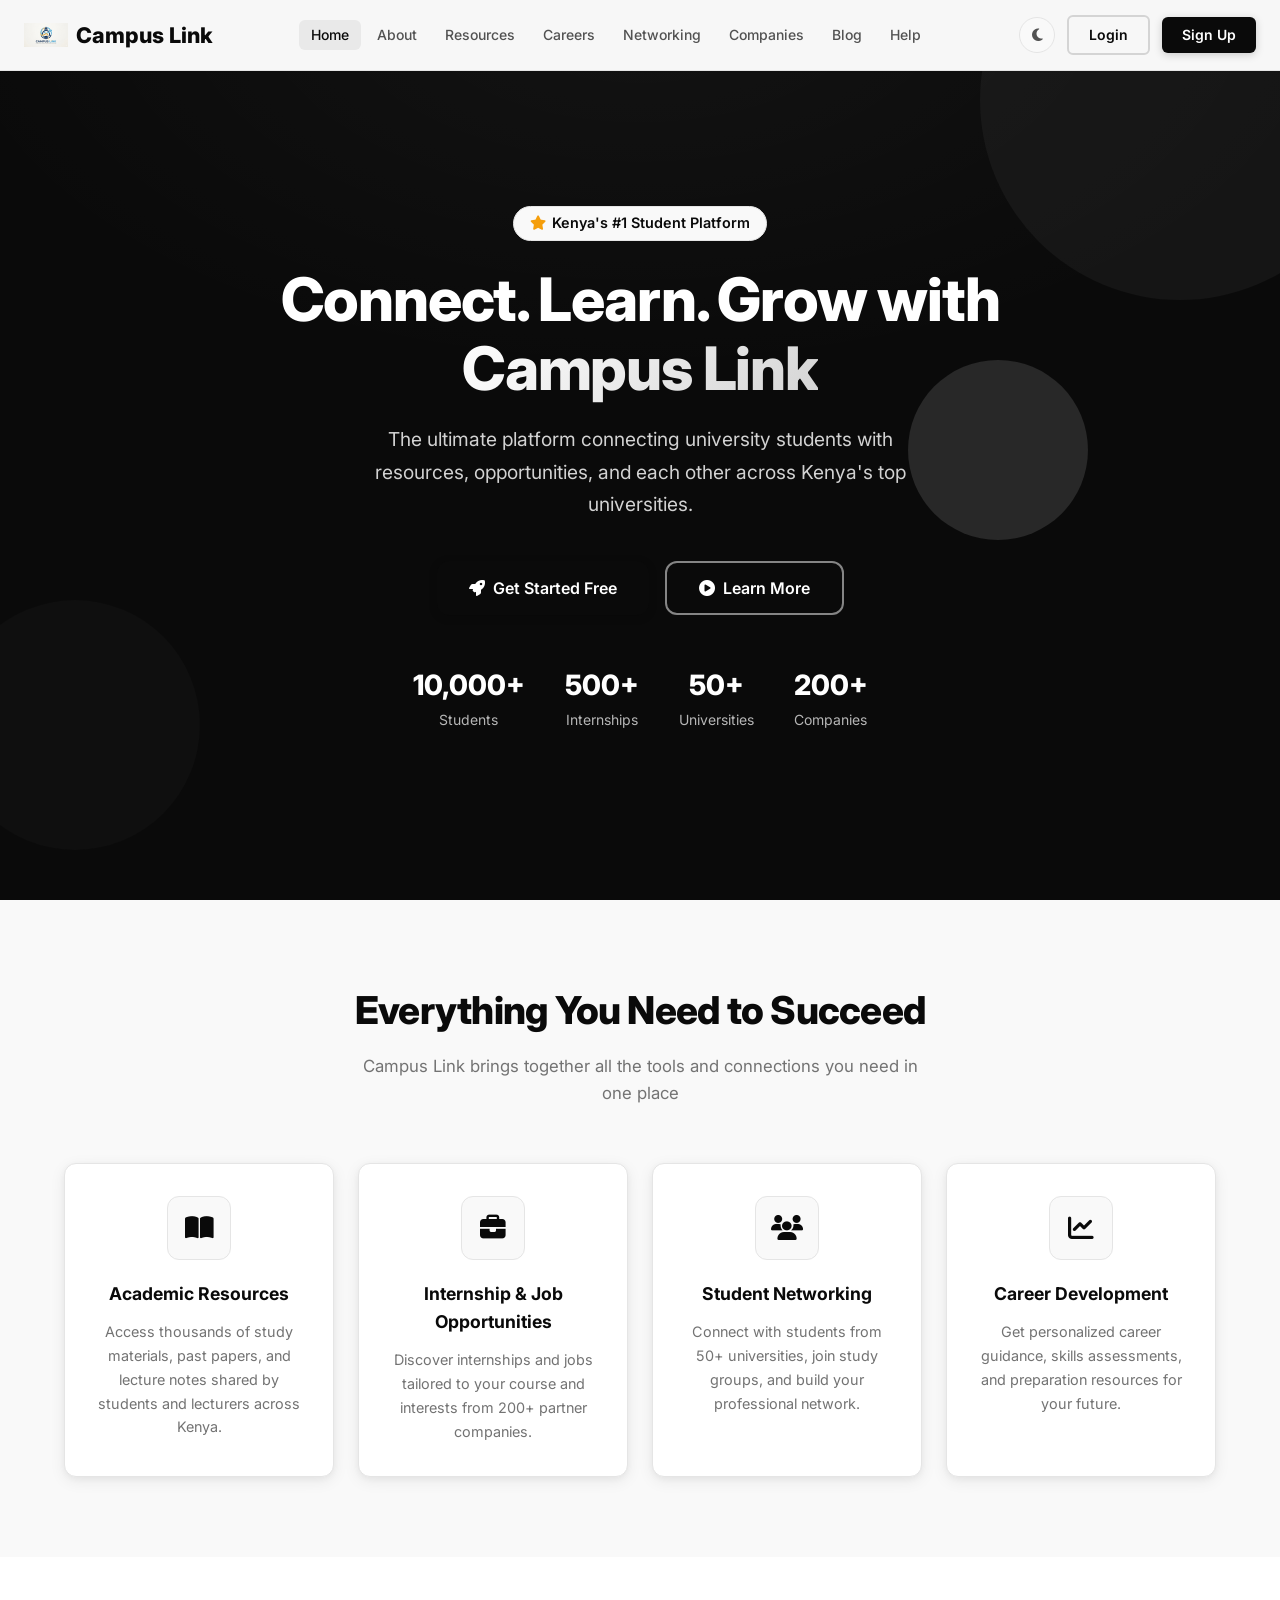
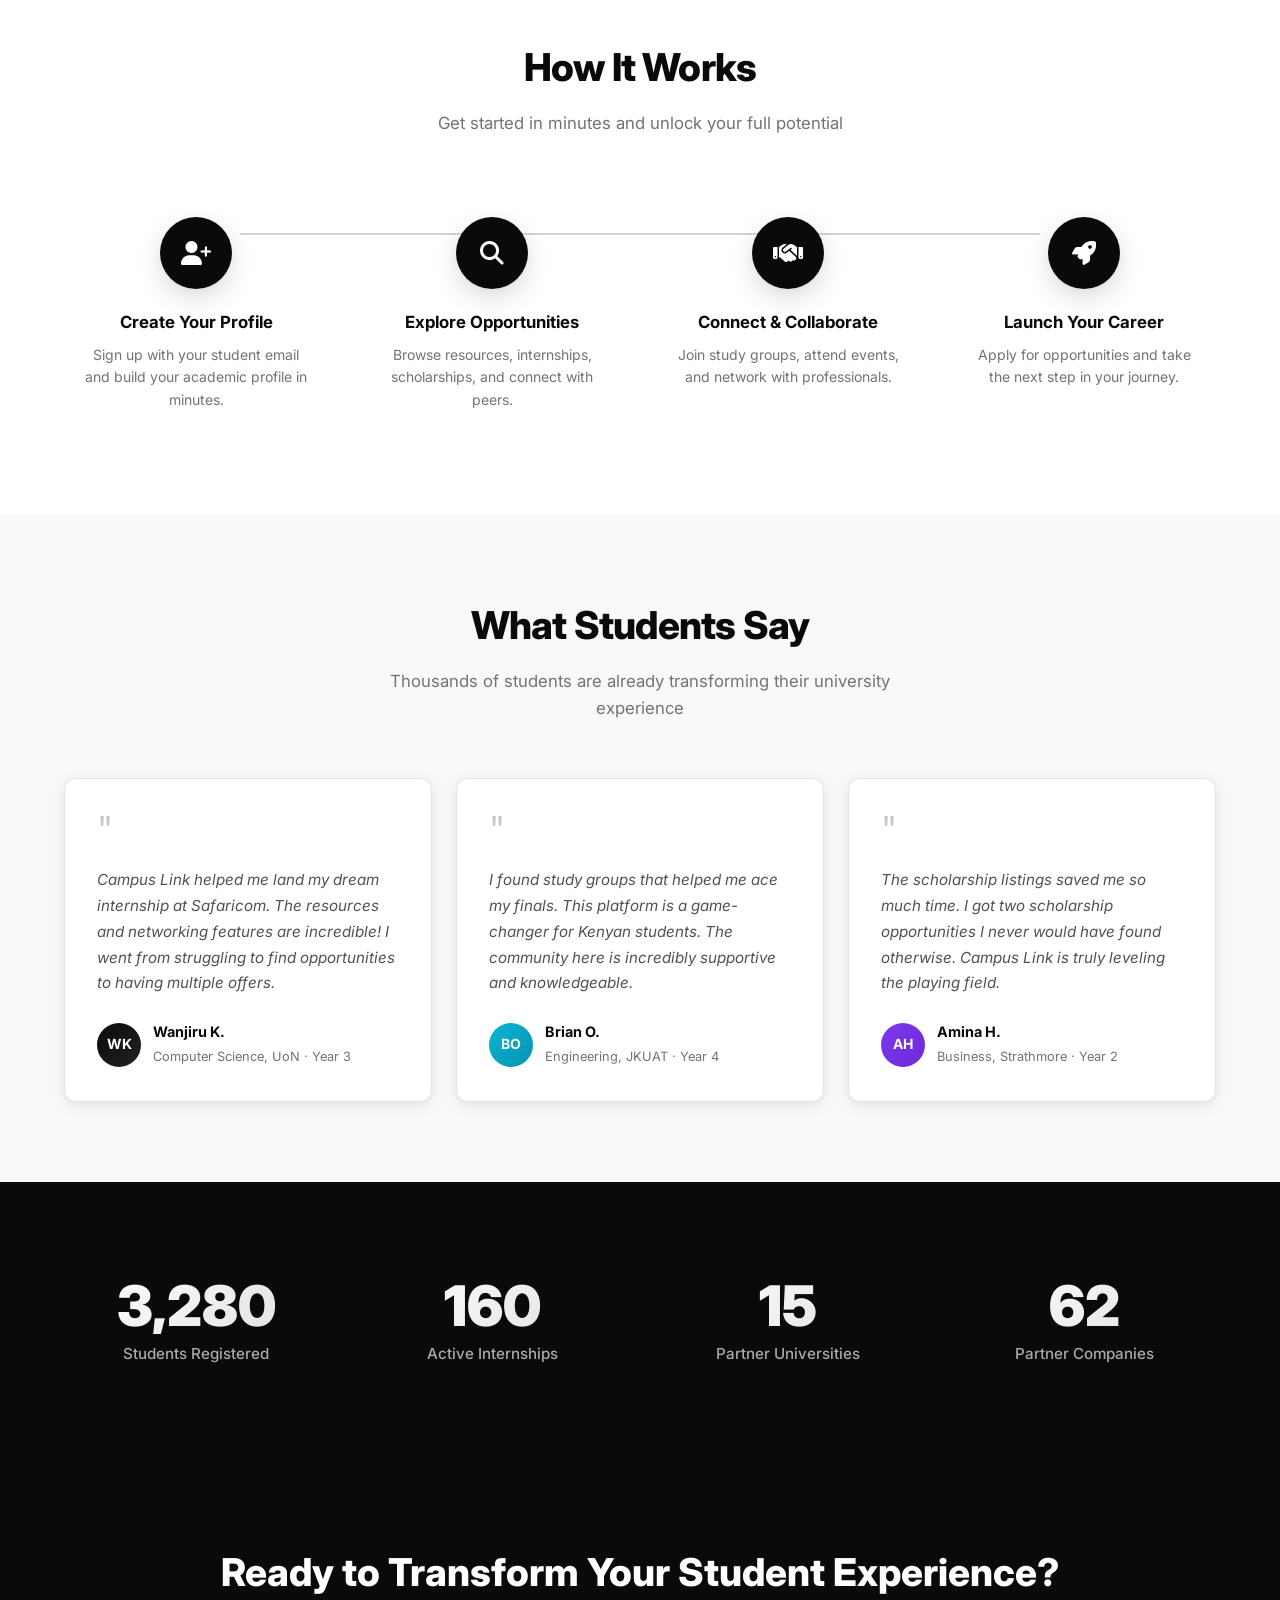
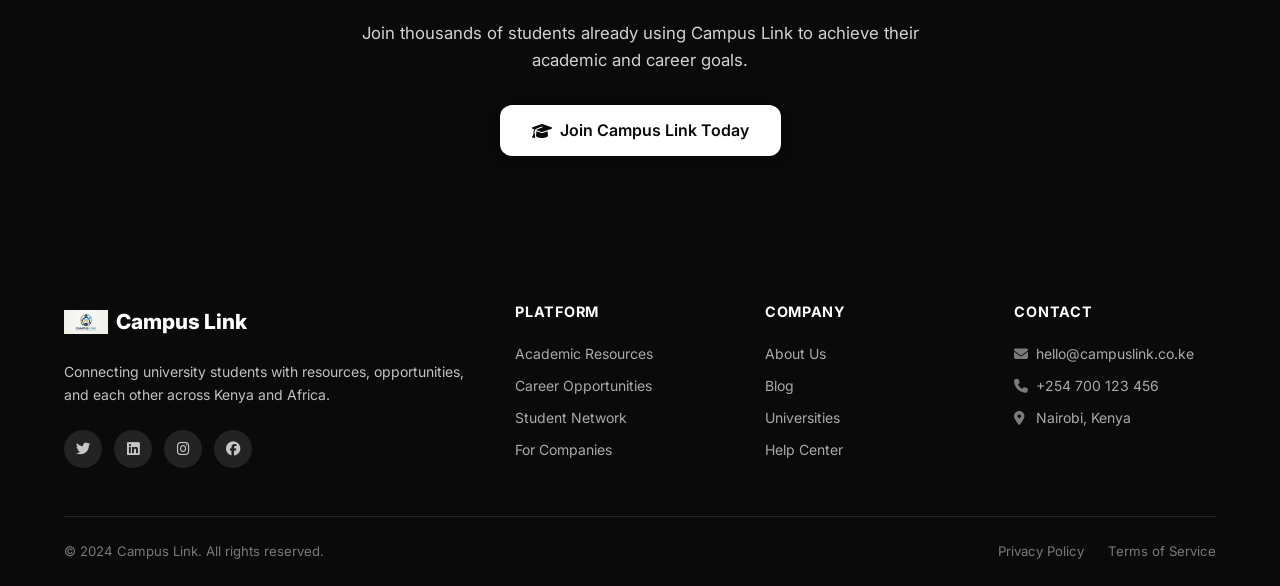
<file: index.html>
<!DOCTYPE html>
<html lang="en">
<head>
  <meta charset="UTF-8">
  <meta name="viewport" content="width=device-width, initial-scale=1.0">
  <title>Campus Link - Connect. Learn. Grow.</title>
  <meta name="description" content="The ultimate platform connecting university students with resources, opportunities, and each other across Kenya's top universities.">
  <link rel="stylesheet" href="css/style.css">
  <link rel="preconnect" href="https://fonts.googleapis.com">
  <link rel="preconnect" href="https://fonts.gstatic.com" crossorigin>
  <link href="https://fonts.googleapis.com/css2?family=Inter:wght@300;400;500;600;700;800;900&display=swap" rel="stylesheet">
  <link rel="stylesheet" href="https://cdnjs.cloudflare.com/ajax/libs/font-awesome/6.4.0/css/all.min.css">
</head>
<body>

  <!-- NAVIGATION -->
  <nav class="navbar">
    <div class="nav-container">
      <a href="index.html" class="nav-logo">
        <img src="logo.jpg" alt="Campus Link" class="nav-logo-img"> Campus Link
      </a>
      <button class="hamburger" id="hamburger" aria-label="Toggle menu">
        <i class="fas fa-bars"></i>
      </button>
      <ul class="nav-links" id="navLinks">
        <li><a href="index.html" class="nav-link">Home</a></li>
        <li><a href="about.html" class="nav-link">About</a></li>
        <li><a href="resources.html" class="nav-link">Resources</a></li>
        <li><a href="careers.html" class="nav-link">Careers</a></li>
        <li><a href="networking.html" class="nav-link">Networking</a></li>
        <li><a href="companies.html" class="nav-link">Companies</a></li>
        <li><a href="blog.html" class="nav-link">Blog</a></li>
        <li><a href="help.html" class="nav-link">Help</a></li>
      </ul>
      <div class="nav-auth" id="navAuth">
        <button class="theme-toggle" id="themeToggle" aria-label="Toggle dark mode"><i class="fas fa-moon"></i></button>
        <button class="btn btn-outline" id="loginBtn">Login</button>
        <button class="btn btn-primary" id="signupBtn">Sign Up</button>
      </div>
    </div>
  </nav>

  <!-- HERO -->
  <section class="hero" id="home">
    <div class="hero-content">
      <div class="badge badge-primary mb-3" style="font-size:0.9rem;padding:0.4rem 1rem;">
        <i class="fas fa-star" style="color:#f59e0b;margin-right:0.35rem;"></i> Kenya's #1 Student Platform
      </div>
      <h1>Connect. Learn. Grow with <span class="gradient-text">Campus Link</span></h1>
      <p>The ultimate platform connecting university students with resources, opportunities, and each other across Kenya's top universities.</p>
      <div class="hero-buttons">
        <button class="btn btn-primary btn-large" id="heroSignupBtn">
          <i class="fas fa-rocket"></i> Get Started Free
        </button>
        <a href="about.html" class="btn btn-outline btn-large">
          <i class="fas fa-play-circle"></i> Learn More
        </a>
      </div>
      <div class="hero-stats">
        <div class="hero-stat">
          <span>10,000+</span>
          <p>Students</p>
        </div>
        <div class="hero-stat">
          <span>500+</span>
          <p>Internships</p>
        </div>
        <div class="hero-stat">
          <span>50+</span>
          <p>Universities</p>
        </div>
        <div class="hero-stat">
          <span>200+</span>
          <p>Companies</p>
        </div>
      </div>
    </div>
    <div class="hero-visual">
      <div class="floating-shape shape-1"></div>
      <div class="floating-shape shape-2"></div>
      <div class="floating-shape shape-3"></div>
    </div>
  </section>

  <!-- FEATURES -->
  <section class="features" id="features">
    <div class="container">
      <div class="section-header">
        <h2>Everything You Need to Succeed</h2>
        <p>Campus Link brings together all the tools and connections you need in one place</p>
      </div>
      <div class="features-grid">
        <div class="feature-card animate-on-scroll">
          <div class="feature-icon"><i class="fas fa-book-open"></i></div>
          <h3>Academic Resources</h3>
          <p>Access thousands of study materials, past papers, and lecture notes shared by students and lecturers across Kenya.</p>
        </div>
        <div class="feature-card animate-on-scroll">
          <div class="feature-icon"><i class="fas fa-briefcase"></i></div>
          <h3>Internship &amp; Job Opportunities</h3>
          <p>Discover internships and jobs tailored to your course and interests from 200+ partner companies.</p>
        </div>
        <div class="feature-card animate-on-scroll">
          <div class="feature-icon"><i class="fas fa-users"></i></div>
          <h3>Student Networking</h3>
          <p>Connect with students from 50+ universities, join study groups, and build your professional network.</p>
        </div>
        <div class="feature-card animate-on-scroll">
          <div class="feature-icon"><i class="fas fa-chart-line"></i></div>
          <h3>Career Development</h3>
          <p>Get personalized career guidance, skills assessments, and preparation resources for your future.</p>
        </div>
      </div>
    </div>
  </section>

  <!-- HOW IT WORKS -->
  <section class="how-it-works" id="how-it-works">
    <div class="container">
      <div class="section-header">
        <h2>How It Works</h2>
        <p>Get started in minutes and unlock your full potential</p>
      </div>
      <div class="steps-grid">
        <div class="step-card animate-on-scroll">
          <div class="step-number"><i class="fas fa-user-plus"></i></div>
          <h3>Create Your Profile</h3>
          <p>Sign up with your student email and build your academic profile in minutes.</p>
        </div>
        <div class="step-card animate-on-scroll">
          <div class="step-number"><i class="fas fa-search"></i></div>
          <h3>Explore Opportunities</h3>
          <p>Browse resources, internships, scholarships, and connect with peers.</p>
        </div>
        <div class="step-card animate-on-scroll">
          <div class="step-number"><i class="fas fa-handshake"></i></div>
          <h3>Connect &amp; Collaborate</h3>
          <p>Join study groups, attend events, and network with professionals.</p>
        </div>
        <div class="step-card animate-on-scroll">
          <div class="step-number"><i class="fas fa-rocket"></i></div>
          <h3>Launch Your Career</h3>
          <p>Apply for opportunities and take the next step in your journey.</p>
        </div>
      </div>
    </div>
  </section>

  <!-- TESTIMONIALS -->
  <section class="testimonials">
    <div class="container">
      <div class="section-header">
        <h2>What Students Say</h2>
        <p>Thousands of students are already transforming their university experience</p>
      </div>
      <div class="testimonials-grid">
        <div class="testimonial-card animate-on-scroll">
          <div class="quote-icon">"</div>
          <p>Campus Link helped me land my dream internship at Safaricom. The resources and networking features are incredible! I went from struggling to find opportunities to having multiple offers.</p>
          <div class="testimonial-author">
            <div class="author-avatar">WK</div>
            <div class="author-info">
              <strong>Wanjiru K.</strong>
              <span>Computer Science, UoN · Year 3</span>
            </div>
          </div>
        </div>
        <div class="testimonial-card animate-on-scroll">
          <div class="quote-icon">"</div>
          <p>I found study groups that helped me ace my finals. This platform is a game-changer for Kenyan students. The community here is incredibly supportive and knowledgeable.</p>
          <div class="testimonial-author">
            <div class="author-avatar" style="background:linear-gradient(135deg,#06b6d4,#0891b2);">BO</div>
            <div class="author-info">
              <strong>Brian O.</strong>
              <span>Engineering, JKUAT · Year 4</span>
            </div>
          </div>
        </div>
        <div class="testimonial-card animate-on-scroll">
          <div class="quote-icon">"</div>
          <p>The scholarship listings saved me so much time. I got two scholarship opportunities I never would have found otherwise. Campus Link is truly leveling the playing field.</p>
          <div class="testimonial-author">
            <div class="author-avatar" style="background:linear-gradient(135deg,#7c3aed,#6d28d9);">AH</div>
            <div class="author-info">
              <strong>Amina H.</strong>
              <span>Business, Strathmore · Year 2</span>
            </div>
          </div>
        </div>
      </div>
    </div>
  </section>

  <!-- STATS -->
  <section class="stats-section">
    <div class="container">
      <div class="stats-grid">
        <div class="stat-card animate-on-scroll">
          <div class="stat-number" data-target="10000">0</div>
          <div class="stat-label">Students Registered</div>
        </div>
        <div class="stat-card animate-on-scroll">
          <div class="stat-number" data-target="500">0</div>
          <div class="stat-label">Active Internships</div>
        </div>
        <div class="stat-card animate-on-scroll">
          <div class="stat-number" data-target="50">0</div>
          <div class="stat-label">Partner Universities</div>
        </div>
        <div class="stat-card animate-on-scroll">
          <div class="stat-number" data-target="200">0</div>
          <div class="stat-label">Partner Companies</div>
        </div>
      </div>
    </div>
  </section>

  <!-- CTA -->
  <section class="cta-section">
    <div class="container">
      <h2>Ready to Transform Your Student Experience?</h2>
      <p>Join thousands of students already using Campus Link to achieve their academic and career goals.</p>
      <button class="btn btn-white btn-large" id="ctaSignupBtn">
        <i class="fas fa-graduation-cap"></i> Join Campus Link Today
      </button>
    </div>
  </section>

  <!-- FOOTER -->
  <footer class="footer">
    <div class="container">
      <div class="footer-grid">
        <div class="footer-brand">
          <a href="index.html" class="footer-logo"><img src="logo.jpg" alt="Campus Link" class="nav-logo-img"> Campus Link</a>
          <p>Connecting university students with resources, opportunities, and each other across Kenya and Africa.</p>
          <div class="social-links">
            <a href="#" aria-label="Twitter"><i class="fab fa-twitter"></i></a>
            <a href="#" aria-label="LinkedIn"><i class="fab fa-linkedin"></i></a>
            <a href="#" aria-label="Instagram"><i class="fab fa-instagram"></i></a>
            <a href="#" aria-label="Facebook"><i class="fab fa-facebook"></i></a>
          </div>
        </div>
        <div class="footer-links">
          <h4>Platform</h4>
          <ul>
            <li><a href="resources.html">Academic Resources</a></li>
            <li><a href="careers.html">Career Opportunities</a></li>
            <li><a href="networking.html">Student Network</a></li>
            <li><a href="companies.html">For Companies</a></li>
          </ul>
        </div>
        <div class="footer-links">
          <h4>Company</h4>
          <ul>
            <li><a href="about.html">About Us</a></li>
            <li><a href="blog.html">Blog</a></li>
            <li><a href="universities.html">Universities</a></li>
            <li><a href="help.html">Help Center</a></li>
          </ul>
        </div>
        <div class="footer-links">
          <h4>Contact</h4>
          <ul>
            <li><i class="fas fa-envelope"></i> hello@campuslink.co.ke</li>
            <li><i class="fas fa-phone"></i> +254 700 123 456</li>
            <li><i class="fas fa-map-marker-alt"></i> Nairobi, Kenya</li>
          </ul>
        </div>
      </div>
      <div class="footer-bottom">
        <p>&copy; 2024 Campus Link. All rights reserved.</p>
        <div class="footer-legal">
          <a href="#">Privacy Policy</a>
          <a href="#">Terms of Service</a>
        </div>
      </div>
    </div>
  </footer>

  <!-- LOGIN MODAL -->
  <div class="modal-overlay" id="loginModal">
    <div class="modal">
      <button class="modal-close" id="closeLoginModal" aria-label="Close"><i class="fas fa-times"></i></button>
      <div class="modal-header">
        <i class="fas fa-graduation-cap modal-logo-icon"></i>
        <h2>Welcome Back</h2>
        <p>Sign in to your Campus Link account</p>
      </div>
      <form class="modal-form" id="loginForm" novalidate>
        <div class="form-group">
          <label for="loginEmail">Email Address</label>
          <input type="email" id="loginEmail" placeholder="demo@campuslink.com" required autocomplete="email">
        </div>
        <div class="form-group">
          <label for="loginPassword">Password</label>
          <input type="password" id="loginPassword" placeholder="demo123" required autocomplete="current-password">
        </div>
        <div class="form-error" id="loginError"></div>
        <button type="submit" class="btn btn-primary btn-full">
          <i class="fas fa-sign-in-alt"></i> Sign In
        </button>
        <p class="modal-switch">Don't have an account? <a href="#" id="switchToSignup">Sign Up</a></p>
        <p class="demo-hint"><i class="fas fa-info-circle"></i> Demo: demo@campuslink.com / demo123</p>
      </form>
    </div>
  </div>

  <!-- SIGNUP MODAL -->
  <div class="modal-overlay" id="signupModal">
    <div class="modal">
      <button class="modal-close" id="closeSignupModal" aria-label="Close"><i class="fas fa-times"></i></button>
      <div class="modal-header">
        <i class="fas fa-graduation-cap modal-logo-icon"></i>
        <h2>Join Campus Link</h2>
        <p>Create your free student account</p>
      </div>
      <form class="modal-form" id="signupForm" novalidate>
        <div class="form-group">
          <label for="signupName">Full Name</label>
          <input type="text" id="signupName" placeholder="Your full name" required autocomplete="name">
        </div>
        <div class="form-group">
          <label for="signupEmail">Email Address</label>
          <input type="email" id="signupEmail" placeholder="student@university.ac.ke" required autocomplete="email">
        </div>
        <div class="form-group">
          <label for="signupUniversity">University</label>
          <select id="signupUniversity">
            <option value="">Select your university</option>
            <option>University of Nairobi</option>
            <option>Strathmore University</option>
            <option>JKUAT</option>
            <option>Kenyatta University</option>
            <option>Moi University</option>
            <option>Egerton University</option>
            <option>Other</option>
          </select>
        </div>
        <div class="form-group">
          <label for="signupPassword">Password</label>
          <input type="password" id="signupPassword" placeholder="Min 6 characters" required autocomplete="new-password">
        </div>
        <div class="form-error" id="signupError"></div>
        <button type="submit" class="btn btn-primary btn-full">
          <i class="fas fa-user-plus"></i> Create Account
        </button>
        <p class="modal-switch">Already have an account? <a href="#" id="switchToLogin">Sign In</a></p>
      </form>
    </div>
  </div>

  <script src="js/main.js"></script>
  <script src="js/auth.js"></script>
</body>
</html>
</file>
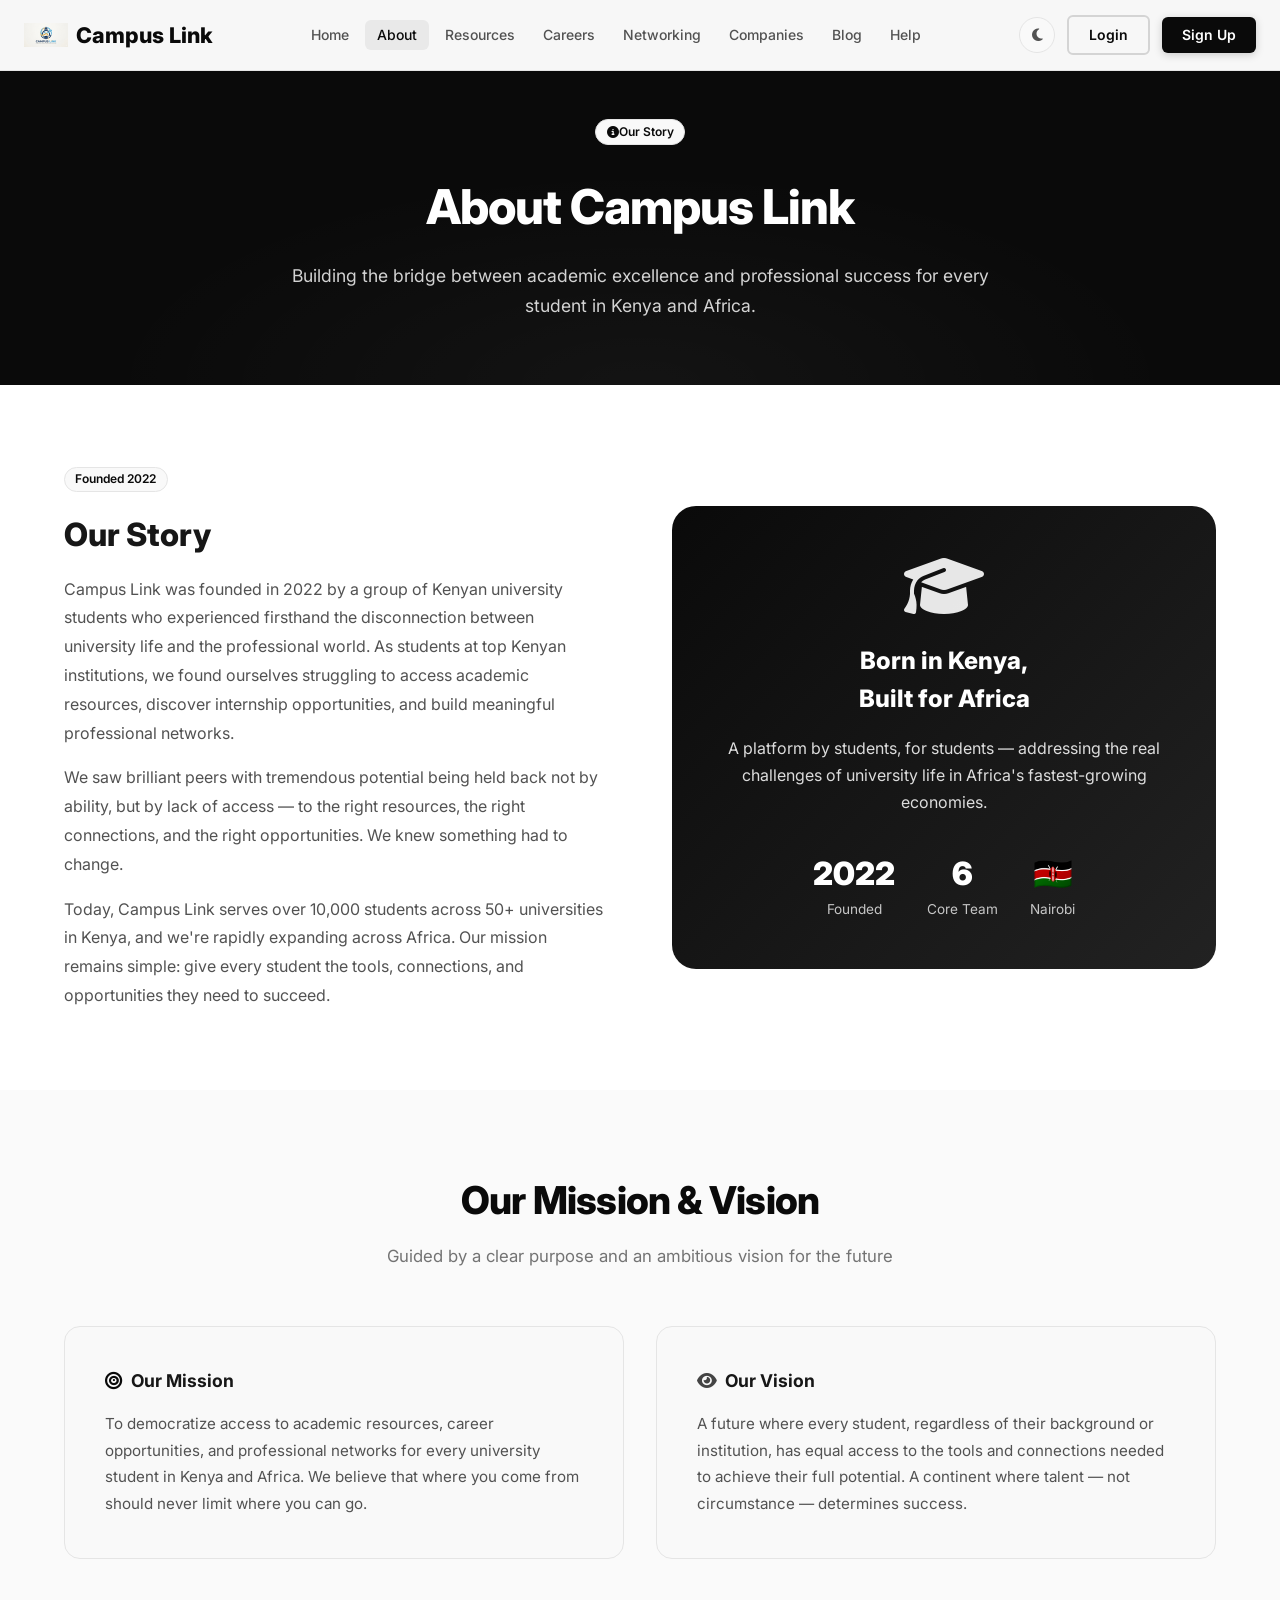
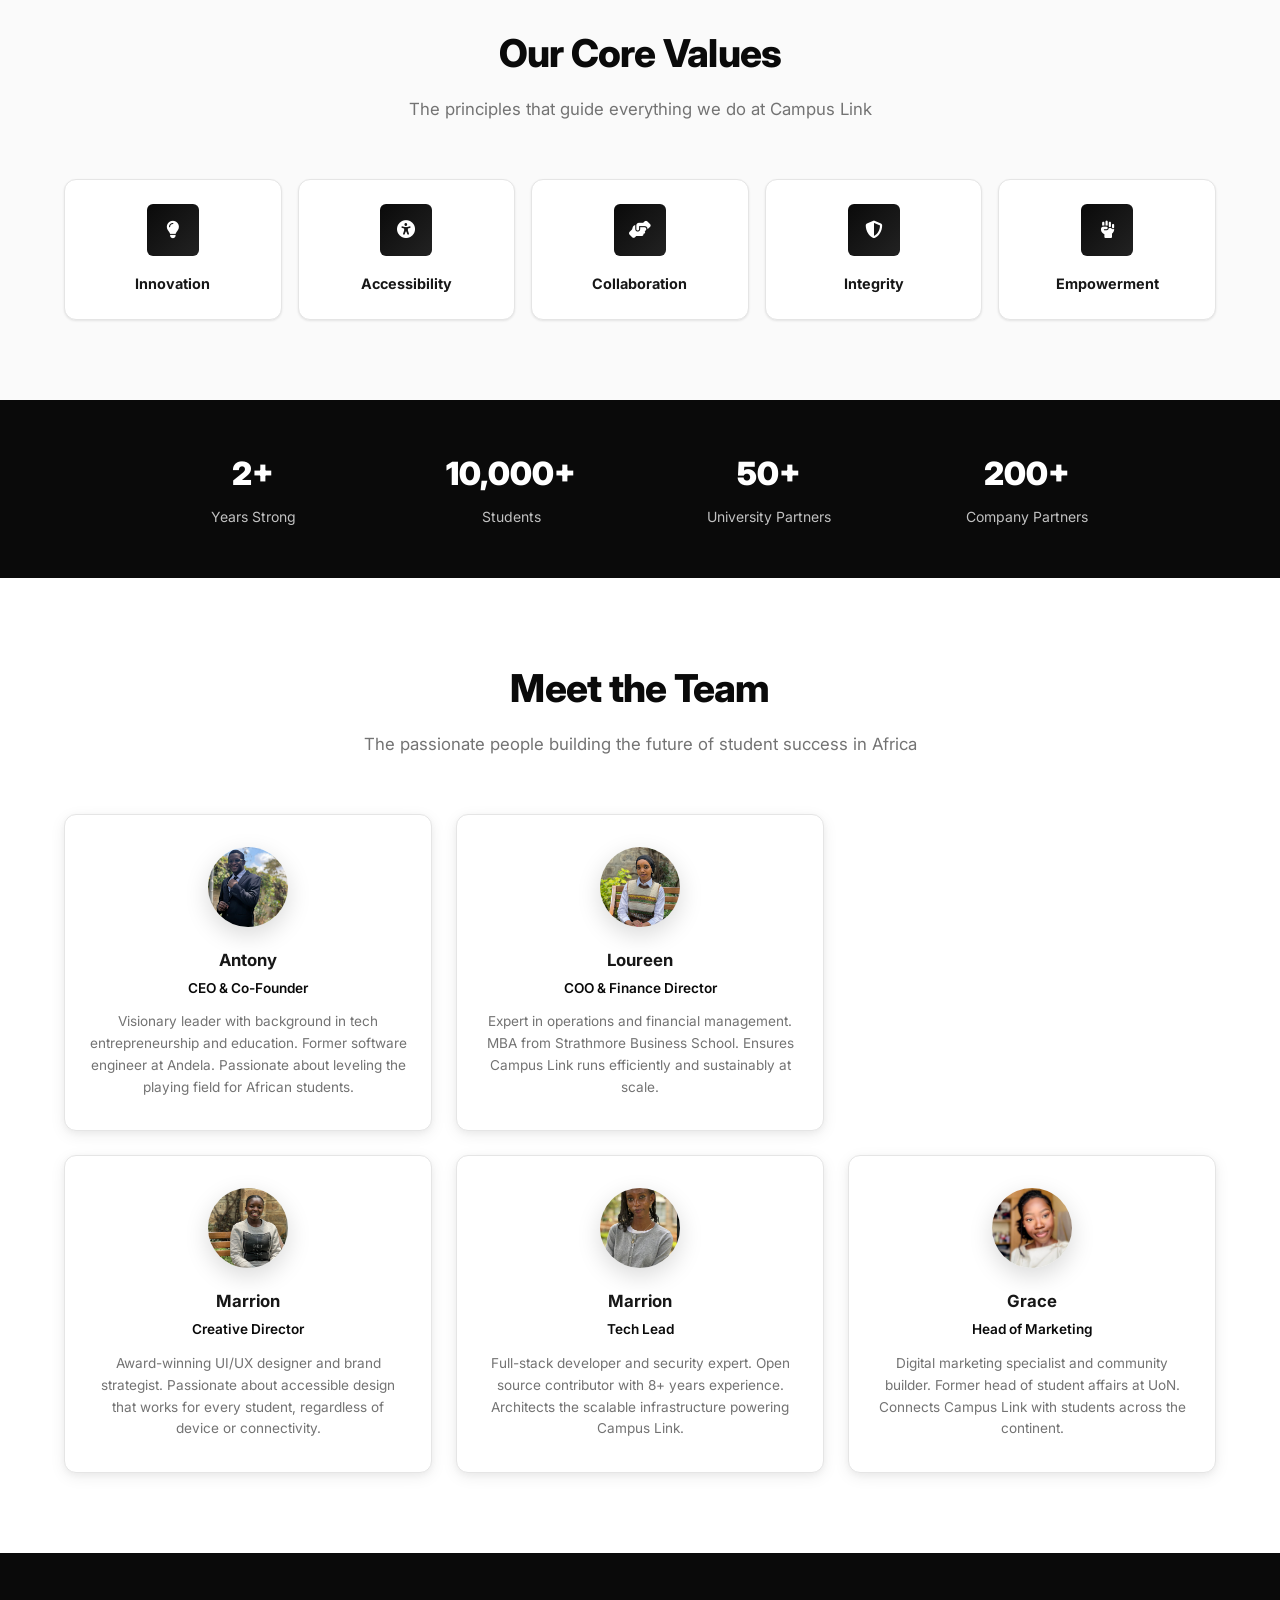
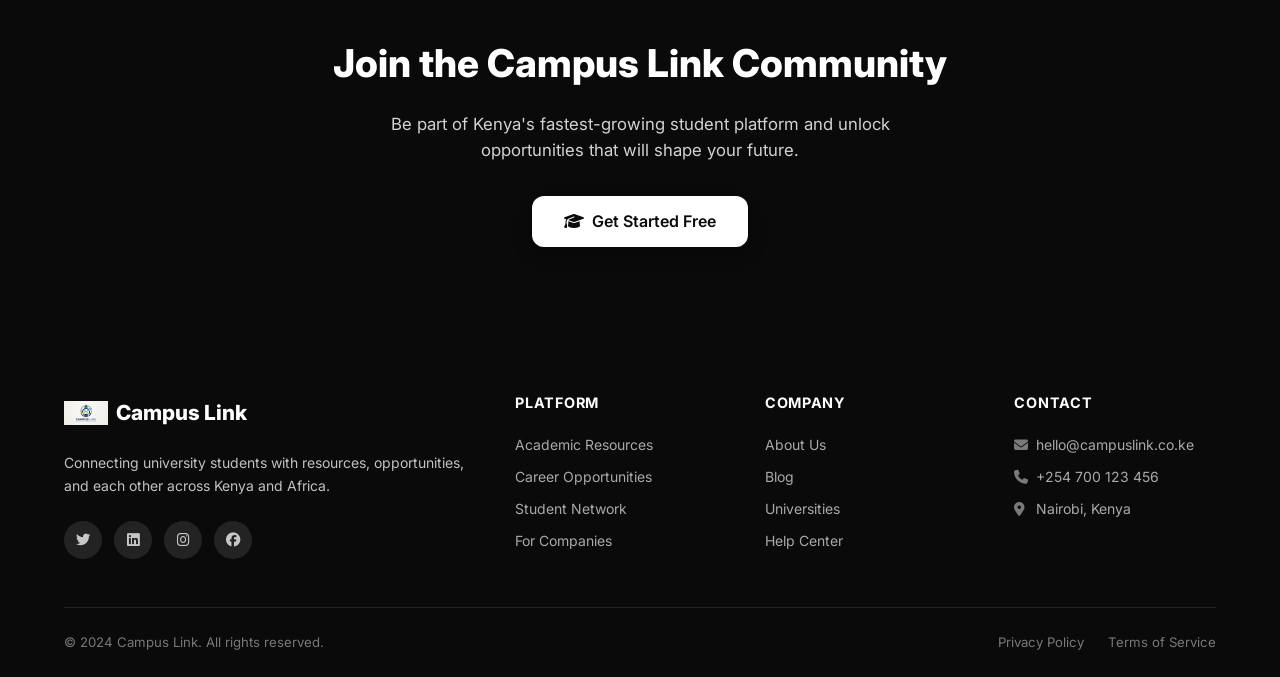
<file: about.html>
<!DOCTYPE html>
<html lang="en">
<head>
  <meta charset="UTF-8">
  <meta name="viewport" content="width=device-width, initial-scale=1.0">
  <title>About Us - Campus Link</title>
  <meta name="description" content="Learn about Campus Link's mission to democratize access to academic resources and career opportunities for every university student in Kenya and Africa.">
  <link rel="stylesheet" href="css/style.css">
  <link rel="preconnect" href="https://fonts.googleapis.com">
  <link rel="preconnect" href="https://fonts.gstatic.com" crossorigin>
  <link href="https://fonts.googleapis.com/css2?family=Inter:wght@300;400;500;600;700;800;900&display=swap" rel="stylesheet">
  <link rel="stylesheet" href="https://cdnjs.cloudflare.com/ajax/libs/font-awesome/6.4.0/css/all.min.css">
</head>
<body>

  <!-- NAVIGATION -->
  <nav class="navbar">
    <div class="nav-container">
      <a href="index.html" class="nav-logo"><img src="logo.jpg" alt="Campus Link" class="nav-logo-img"> Campus Link</a>
      <button class="hamburger" id="hamburger" aria-label="Toggle menu"><i class="fas fa-bars"></i></button>
      <ul class="nav-links" id="navLinks">
        <li><a href="index.html" class="nav-link">Home</a></li>
        <li><a href="about.html" class="nav-link">About</a></li>
        <li><a href="resources.html" class="nav-link">Resources</a></li>
        <li><a href="careers.html" class="nav-link">Careers</a></li>
        <li><a href="networking.html" class="nav-link">Networking</a></li>
        <li><a href="companies.html" class="nav-link">Companies</a></li>
        <li><a href="blog.html" class="nav-link">Blog</a></li>
        <li><a href="help.html" class="nav-link">Help</a></li>
      </ul>
      <div class="nav-auth" id="navAuth">
        <button class="theme-toggle" id="themeToggle" aria-label="Toggle dark mode"><i class="fas fa-moon"></i></button>
        <button class="btn btn-outline" id="loginBtn">Login</button>
        <button class="btn btn-primary" id="signupBtn">Sign Up</button>
      </div>
    </div>
  </nav>

  <!-- PAGE HERO -->
  <section class="page-hero">
    <div class="page-hero-content">
      <div class="badge badge-primary mb-3"><i class="fas fa-info-circle"></i> Our Story</div>
      <h1>About Campus Link</h1>
      <p>Building the bridge between academic excellence and professional success for every student in Kenya and Africa.</p>
    </div>
  </section>

  <!-- COMPANY STORY -->
  <section style="background:white;">
    <div class="container">
      <div style="display:grid;grid-template-columns:1fr 1fr;gap:4rem;align-items:center;" class="story-grid">
        <div>
          <div class="badge badge-primary mb-3">Founded 2022</div>
          <h2 style="font-size:2rem;font-weight:800;color:var(--gray-900);margin-bottom:1.25rem;line-height:1.2;">Our Story</h2>
          <p style="color:var(--gray-600);line-height:1.8;margin-bottom:1rem;">
            Campus Link was founded in 2022 by a group of Kenyan university students who experienced firsthand the disconnection between university life and the professional world. As students at top Kenyan institutions, we found ourselves struggling to access academic resources, discover internship opportunities, and build meaningful professional networks.
          </p>
          <p style="color:var(--gray-600);line-height:1.8;margin-bottom:1rem;">
            We saw brilliant peers with tremendous potential being held back not by ability, but by lack of access — to the right resources, the right connections, and the right opportunities. We knew something had to change.
          </p>
          <p style="color:var(--gray-600);line-height:1.8;">
            Today, Campus Link serves over 10,000 students across 50+ universities in Kenya, and we're rapidly expanding across Africa. Our mission remains simple: give every student the tools, connections, and opportunities they need to succeed.
          </p>
        </div>
        <div style="background:linear-gradient(135deg,var(--primary),var(--accent));border-radius:var(--radius-xl);padding:3rem;color:white;text-align:center;">
          <i class="fas fa-graduation-cap" style="font-size:4rem;margin-bottom:1.5rem;opacity:0.9;"></i>
          <h3 style="font-size:1.5rem;font-weight:800;margin-bottom:1rem;">Born in Kenya,<br>Built for Africa</h3>
          <p style="opacity:0.85;line-height:1.7;">A platform by students, for students — addressing the real challenges of university life in Africa's fastest-growing economies.</p>
          <div style="margin-top:2rem;display:flex;gap:2rem;justify-content:center;">
            <div>
              <div style="font-size:2rem;font-weight:900;">2022</div>
              <div style="font-size:0.85rem;opacity:0.75;">Founded</div>
            </div>
            <div>
              <div style="font-size:2rem;font-weight:900;">6</div>
              <div style="font-size:0.85rem;opacity:0.75;">Core Team</div>
            </div>
            <div>
              <div style="font-size:2rem;font-weight:900;">🇰🇪</div>
              <div style="font-size:0.85rem;opacity:0.75;">Nairobi</div>
            </div>
          </div>
        </div>
      </div>
    </div>
  </section>

  <!-- MISSION & VISION -->
  <section style="background:var(--gray-50);">
    <div class="container">
      <div class="section-header">
        <h2>Our Mission &amp; Vision</h2>
        <p>Guided by a clear purpose and an ambitious vision for the future</p>
      </div>
      <div class="mission-vision-grid">
        <div class="mission-card">
          <h3><i class="fas fa-bullseye"></i> Our Mission</h3>
          <p>To democratize access to academic resources, career opportunities, and professional networks for every university student in Kenya and Africa. We believe that where you come from should never limit where you can go.</p>
        </div>
        <div class="vision-card">
          <h3><i class="fas fa-eye"></i> Our Vision</h3>
          <p>A future where every student, regardless of their background or institution, has equal access to the tools and connections needed to achieve their full potential. A continent where talent — not circumstance — determines success.</p>
        </div>
      </div>

      <!-- CORE VALUES -->
      <div class="section-header mt-4">
        <h2>Our Core Values</h2>
        <p>The principles that guide everything we do at Campus Link</p>
      </div>
      <div class="values-grid">
        <div class="value-card animate-on-scroll">
          <div class="value-icon"><i class="fas fa-lightbulb"></i></div>
          <h4>Innovation</h4>
        </div>
        <div class="value-card animate-on-scroll">
          <div class="value-icon"><i class="fas fa-universal-access"></i></div>
          <h4>Accessibility</h4>
        </div>
        <div class="value-card animate-on-scroll">
          <div class="value-icon"><i class="fas fa-hands-helping"></i></div>
          <h4>Collaboration</h4>
        </div>
        <div class="value-card animate-on-scroll">
          <div class="value-icon"><i class="fas fa-shield-alt"></i></div>
          <h4>Integrity</h4>
        </div>
        <div class="value-card animate-on-scroll">
          <div class="value-icon"><i class="fas fa-fist-raised"></i></div>
          <h4>Empowerment</h4>
        </div>
      </div>
    </div>
  </section>

  <!-- STATS BAR -->
  <div class="stats-bar">
    <div class="stats-bar-grid">
      <div class="stats-bar-item">
        <strong>2+</strong>
        <span>Years Strong</span>
      </div>
      <div class="stats-bar-item">
        <strong>10,000+</strong>
        <span>Students</span>
      </div>
      <div class="stats-bar-item">
        <strong>50+</strong>
        <span>University Partners</span>
      </div>
      <div class="stats-bar-item">
        <strong>200+</strong>
        <span>Company Partners</span>
      </div>
    </div>
  </div>

  <!-- TEAM -->
  <section style="background:white;">
    <div class="container">
      <div class="section-header">
        <h2>Meet the Team</h2>
        <p>The passionate people building the future of student success in Africa</p>
      </div>
      <div class="team-grid">
        <div class="team-card animate-on-scroll">
          <div class="team-avatar">
            <img src="Antony-Ceo.jpeg" alt="Antony – CEO &amp; Co-Founder">
          </div>
          <h3>Antony</h3>
          <div class="role">CEO &amp; Co-Founder</div>
          <p>Visionary leader with background in tech entrepreneurship and education. Former software engineer at Andela. Passionate about leveling the playing field for African students.</p>
        </div>
        <div class="team-card animate-on-scroll">
          <div class="team-avatar">
            <img src="Loureen-COO.jpeg" alt="Loureen – COO &amp; Finance Director">
          </div>
          <h3>Loureen</h3>
          <div class="role">COO &amp; Finance Director</div>
          <p>Expert in operations and financial management. MBA from Strathmore Business School. Ensures Campus Link runs efficiently and sustainably at scale.</p>
        </div>
        <div class="team-card animate-on-scroll">
          <div class="team-avatar">
            <img src="Faith-Productmanager.jpeg" alt="Faith – Product Manager">
          </div>
          <h3>Faith</h3>
          <div class="role">Product Manager</div>
          <p>Leads product strategy and platform development. Previously at Google Africa. Focused on building products that genuinely solve student challenges.</p>
        </div>
        <div class="team-card animate-on-scroll">
          <div class="team-avatar">
            <img src="Marrion-Creativedir.jpeg" alt="Marrion – Creative Director">
          </div>
          <h3>Marrion</h3>
          <div class="role">Creative Director</div>
          <p>Award-winning UI/UX designer and brand strategist. Passionate about accessible design that works for every student, regardless of device or connectivity.</p>
        </div>
        <div class="team-card animate-on-scroll">
          <div class="team-avatar">
            <img src="Marrion-Techlead.jpeg" alt="Marrion – Tech Lead">
          </div>
          <h3>Marrion</h3>
          <div class="role">Tech Lead</div>
          <p>Full-stack developer and security expert. Open source contributor with 8+ years experience. Architects the scalable infrastructure powering Campus Link.</p>
        </div>
        <div class="team-card animate-on-scroll">
          <div class="team-avatar">
            <img src="Grace-Headofmarketing.jpeg" alt="Grace – Head of Marketing">
          </div>
          <h3>Grace</h3>
          <div class="role">Head of Marketing</div>
          <p>Digital marketing specialist and community builder. Former head of student affairs at UoN. Connects Campus Link with students across the continent.</p>
        </div>
      </div>
    </div>
  </section>

  <!-- CTA -->
  <section class="cta-section">
    <div class="container">
      <h2>Join the Campus Link Community</h2>
      <p>Be part of Kenya's fastest-growing student platform and unlock opportunities that will shape your future.</p>
      <button class="btn btn-white btn-large" id="ctaSignupBtn">
        <i class="fas fa-graduation-cap"></i> Get Started Free
      </button>
    </div>
  </section>

  <!-- FOOTER -->
  <footer class="footer">
    <div class="container">
      <div class="footer-grid">
        <div class="footer-brand">
          <a href="index.html" class="footer-logo"><img src="logo.jpg" alt="Campus Link" class="nav-logo-img"> Campus Link</a>
          <p>Connecting university students with resources, opportunities, and each other across Kenya and Africa.</p>
          <div class="social-links">
            <a href="#" aria-label="Twitter"><i class="fab fa-twitter"></i></a>
            <a href="#" aria-label="LinkedIn"><i class="fab fa-linkedin"></i></a>
            <a href="#" aria-label="Instagram"><i class="fab fa-instagram"></i></a>
            <a href="#" aria-label="Facebook"><i class="fab fa-facebook"></i></a>
          </div>
        </div>
        <div class="footer-links">
          <h4>Platform</h4>
          <ul>
            <li><a href="resources.html">Academic Resources</a></li>
            <li><a href="careers.html">Career Opportunities</a></li>
            <li><a href="networking.html">Student Network</a></li>
            <li><a href="companies.html">For Companies</a></li>
          </ul>
        </div>
        <div class="footer-links">
          <h4>Company</h4>
          <ul>
            <li><a href="about.html">About Us</a></li>
            <li><a href="blog.html">Blog</a></li>
            <li><a href="universities.html">Universities</a></li>
            <li><a href="help.html">Help Center</a></li>
          </ul>
        </div>
        <div class="footer-links">
          <h4>Contact</h4>
          <ul>
            <li><i class="fas fa-envelope"></i> hello@campuslink.co.ke</li>
            <li><i class="fas fa-phone"></i> +254 700 123 456</li>
            <li><i class="fas fa-map-marker-alt"></i> Nairobi, Kenya</li>
          </ul>
        </div>
      </div>
      <div class="footer-bottom">
        <p>&copy; 2024 Campus Link. All rights reserved.</p>
        <div class="footer-legal"><a href="#">Privacy Policy</a><a href="#">Terms of Service</a></div>
      </div>
    </div>
  </footer>

  <!-- LOGIN MODAL -->
  <div class="modal-overlay" id="loginModal">
    <div class="modal">
      <button class="modal-close" id="closeLoginModal" aria-label="Close"><i class="fas fa-times"></i></button>
      <div class="modal-header">
        <i class="fas fa-graduation-cap modal-logo-icon"></i>
        <h2>Welcome Back</h2>
        <p>Sign in to your Campus Link account</p>
      </div>
      <form class="modal-form" id="loginForm" novalidate>
        <div class="form-group">
          <label for="loginEmail">Email Address</label>
          <input type="email" id="loginEmail" placeholder="demo@campuslink.com" required>
        </div>
        <div class="form-group">
          <label for="loginPassword">Password</label>
          <input type="password" id="loginPassword" placeholder="demo123" required>
        </div>
        <div class="form-error" id="loginError"></div>
        <button type="submit" class="btn btn-primary btn-full"><i class="fas fa-sign-in-alt"></i> Sign In</button>
        <p class="modal-switch">Don't have an account? <a href="#" id="switchToSignup">Sign Up</a></p>
        <p class="demo-hint"><i class="fas fa-info-circle"></i> Demo: demo@campuslink.com / demo123</p>
      </form>
    </div>
  </div>

  <!-- SIGNUP MODAL -->
  <div class="modal-overlay" id="signupModal">
    <div class="modal">
      <button class="modal-close" id="closeSignupModal" aria-label="Close"><i class="fas fa-times"></i></button>
      <div class="modal-header">
        <i class="fas fa-graduation-cap modal-logo-icon"></i>
        <h2>Join Campus Link</h2>
        <p>Create your free student account</p>
      </div>
      <form class="modal-form" id="signupForm" novalidate>
        <div class="form-group">
          <label for="signupName">Full Name</label>
          <input type="text" id="signupName" placeholder="Your full name" required>
        </div>
        <div class="form-group">
          <label for="signupEmail">Email Address</label>
          <input type="email" id="signupEmail" placeholder="student@university.ac.ke" required>
        </div>
        <div class="form-group">
          <label for="signupUniversity">University</label>
          <select id="signupUniversity">
            <option value="">Select your university</option>
            <option>University of Nairobi</option>
            <option>Strathmore University</option>
            <option>JKUAT</option>
            <option>Kenyatta University</option>
            <option>Moi University</option>
            <option>Egerton University</option>
            <option>Other</option>
          </select>
        </div>
        <div class="form-group">
          <label for="signupPassword">Password</label>
          <input type="password" id="signupPassword" placeholder="Min 6 characters" required>
        </div>
        <div class="form-error" id="signupError"></div>
        <button type="submit" class="btn btn-primary btn-full"><i class="fas fa-user-plus"></i> Create Account</button>
        <p class="modal-switch">Already have an account? <a href="#" id="switchToLogin">Sign In</a></p>
      </form>
    </div>
  </div>

  <script src="js/main.js"></script>
  <script src="js/auth.js"></script>
  <script>
    // Responsive story grid
    const storyGrid = document.querySelector('.story-grid');
    if (storyGrid && window.innerWidth <= 768) {
      storyGrid.style.gridTemplateColumns = '1fr';
    }
  </script>
</body>
</html>
</file>
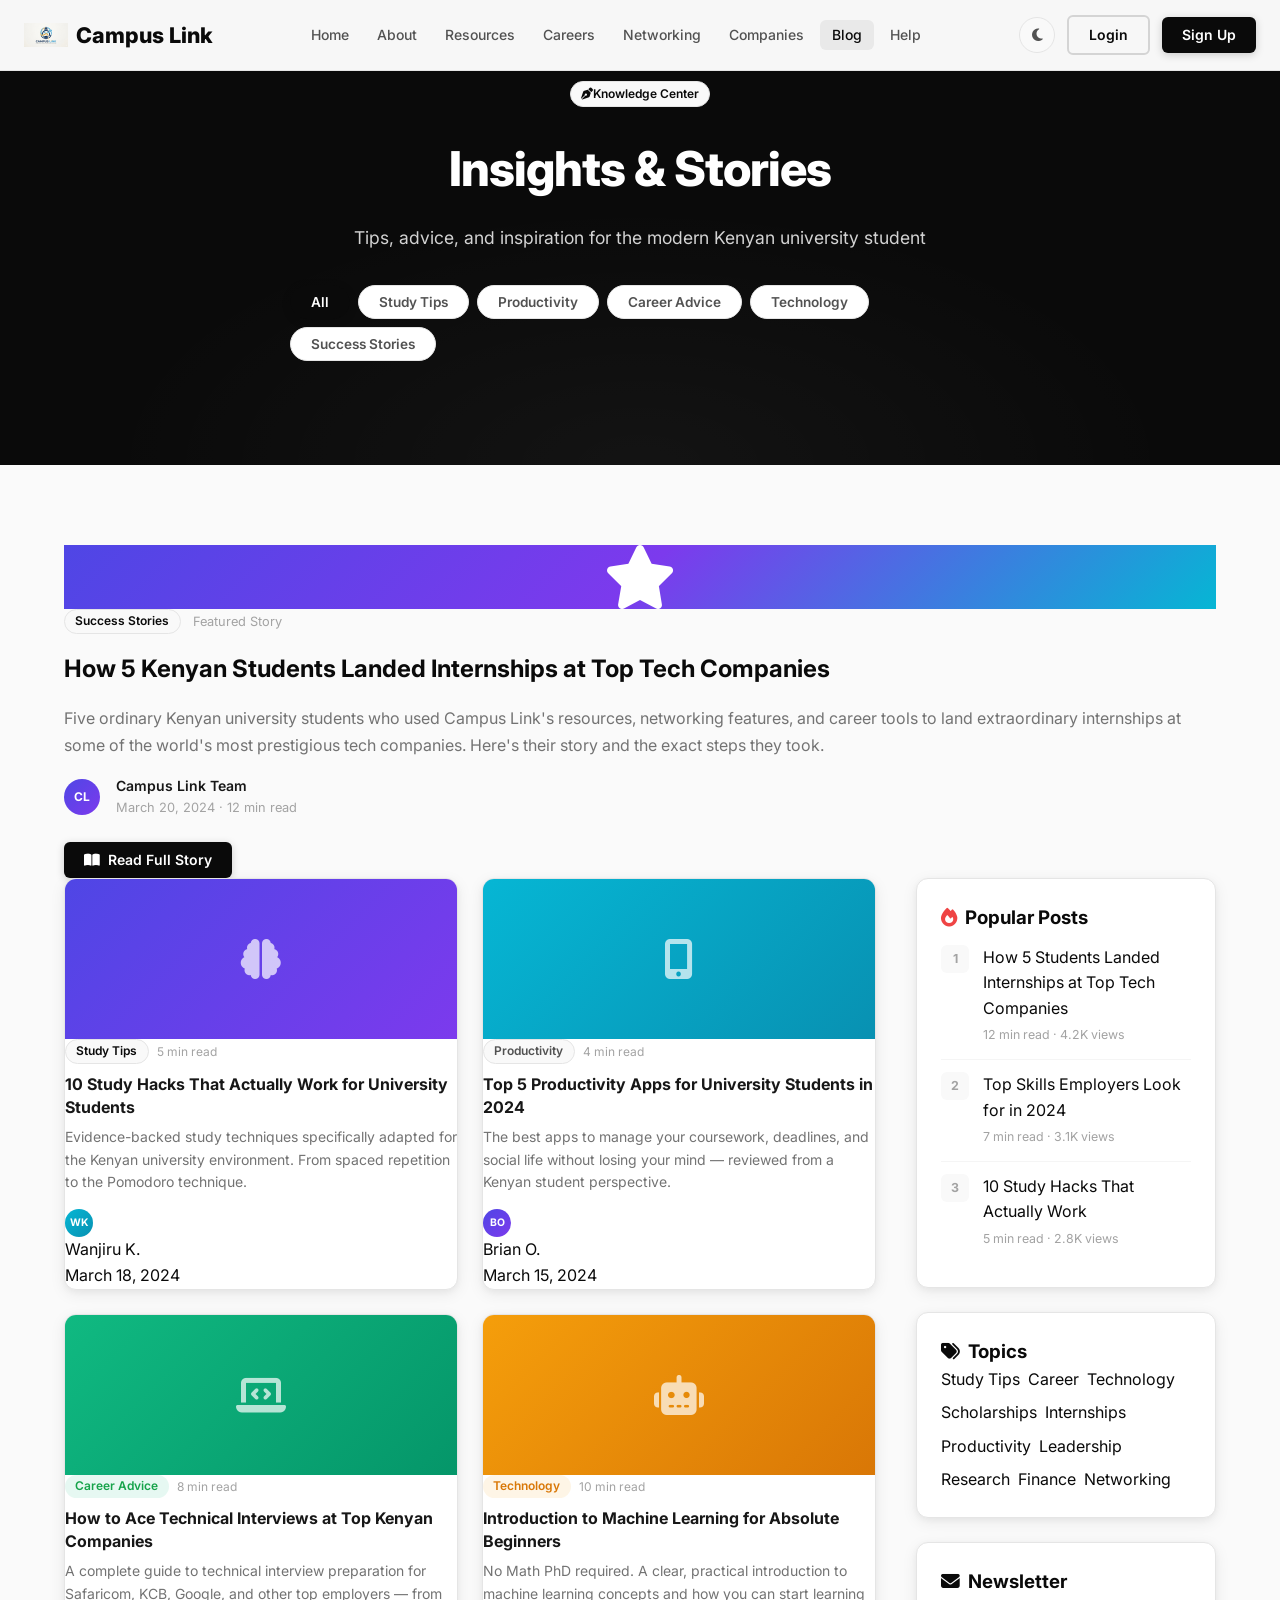
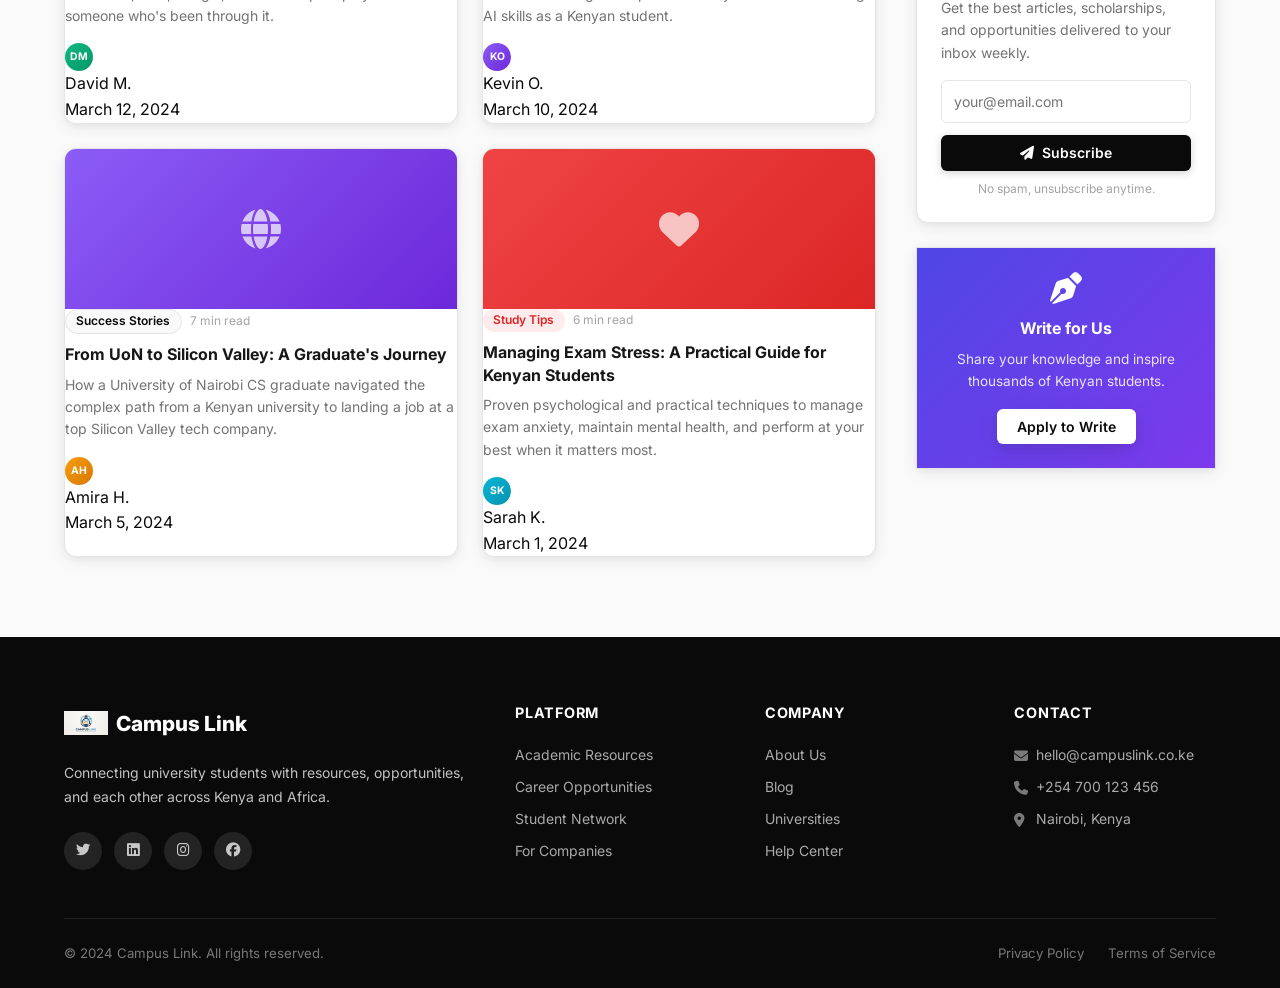
<file: blog.html>
<!DOCTYPE html>
<html lang="en">
<head>
  <meta charset="UTF-8">
  <meta name="viewport" content="width=device-width, initial-scale=1.0">
  <title>Knowledge Center - Campus Link Blog</title>
  <meta name="description" content="Insights, tips, and stories for the modern university student in Kenya. Study tips, career advice, tech, and success stories.">
  <link rel="stylesheet" href="css/style.css">
  <link rel="preconnect" href="https://fonts.googleapis.com">
  <link rel="preconnect" href="https://fonts.gstatic.com" crossorigin>
  <link href="https://fonts.googleapis.com/css2?family=Inter:wght@300;400;500;600;700;800;900&display=swap" rel="stylesheet">
  <link rel="stylesheet" href="https://cdnjs.cloudflare.com/ajax/libs/font-awesome/6.4.0/css/all.min.css">
</head>
<body>

  <!-- NAVIGATION -->
  <nav class="navbar">
    <div class="nav-container">
      <a href="index.html" class="nav-logo"><img src="logo.jpg" alt="Campus Link" class="nav-logo-img"> Campus Link</a>
      <button class="hamburger" id="hamburger" aria-label="Toggle menu"><i class="fas fa-bars"></i></button>
      <ul class="nav-links" id="navLinks">
        <li><a href="index.html" class="nav-link">Home</a></li>
        <li><a href="about.html" class="nav-link">About</a></li>
        <li><a href="resources.html" class="nav-link">Resources</a></li>
        <li><a href="careers.html" class="nav-link">Careers</a></li>
        <li><a href="networking.html" class="nav-link">Networking</a></li>
        <li><a href="companies.html" class="nav-link">Companies</a></li>
        <li><a href="blog.html" class="nav-link">Blog</a></li>
        <li><a href="help.html" class="nav-link">Help</a></li>
      </ul>
      <div class="nav-auth" id="navAuth">
        <button class="theme-toggle" id="themeToggle" aria-label="Toggle dark mode"><i class="fas fa-moon"></i></button>
        <button class="btn btn-outline" id="loginBtn">Login</button>
        <button class="btn btn-primary" id="signupBtn">Sign Up</button>
      </div>
    </div>
  </nav>

  <!-- HERO -->
  <section class="page-hero" style="padding:5rem 0 4rem;">
    <div class="page-hero-content">
      <div class="badge badge-primary mb-3"><i class="fas fa-pen-nib"></i> Knowledge Center</div>
      <h1>Insights &amp; Stories</h1>
      <p>Tips, advice, and inspiration for the modern Kenyan university student</p>

      <!-- CATEGORY FILTERS -->
      <div class="category-filters" style="margin-top:2rem;">
        <button class="cat-btn active" data-category="all">All</button>
        <button class="cat-btn" data-category="study-tips">Study Tips</button>
        <button class="cat-btn" data-category="productivity">Productivity</button>
        <button class="cat-btn" data-category="career-advice">Career Advice</button>
        <button class="cat-btn" data-category="technology">Technology</button>
        <button class="cat-btn" data-category="success-stories">Success Stories</button>
      </div>
    </div>
  </section>

  <!-- MAIN BLOG LAYOUT -->
  <section style="background:var(--gray-50);">
    <div class="container">

      <!-- FEATURED POST -->
      <div class="featured-post animate-on-scroll">
        <div class="featured-post-img">
          <div style="width:100%;height:100%;background:linear-gradient(135deg,#4f46e5 0%,#7c3aed 50%,#06b6d4 100%);display:flex;align-items:center;justify-content:center;color:white;font-size:4rem;">
            <i class="fas fa-star"></i>
          </div>
        </div>
        <div class="featured-post-content">
          <div style="display:flex;align-items:center;gap:0.75rem;margin-bottom:1rem;">
            <span class="badge badge-primary">Success Stories</span>
            <span style="font-size:0.8rem;color:var(--gray-400);">Featured Story</span>
          </div>
          <h2>How 5 Kenyan Students Landed Internships at Top Tech Companies</h2>
          <p style="color:var(--gray-500);line-height:1.7;margin:1rem 0;">Five ordinary Kenyan university students who used Campus Link's resources, networking features, and career tools to land extraordinary internships at some of the world's most prestigious tech companies. Here's their story and the exact steps they took.</p>
          <div style="display:flex;align-items:center;gap:1rem;margin-bottom:1.5rem;">
            <div style="width:36px;height:36px;border-radius:50%;background:linear-gradient(135deg,#4f46e5,#7c3aed);display:flex;align-items:center;justify-content:center;color:white;font-size:0.75rem;font-weight:700;">CL</div>
            <div>
              <div style="font-size:0.875rem;font-weight:600;color:var(--gray-900);">Campus Link Team</div>
              <div style="font-size:0.8rem;color:var(--gray-400);">March 20, 2024 · 12 min read</div>
            </div>
          </div>
          <a href="#" class="btn btn-primary"><i class="fas fa-book-open"></i> Read Full Story</a>
        </div>
      </div>

      <!-- BLOG GRID + SIDEBAR -->
      <div class="blog-layout">

        <!-- BLOG GRID -->
        <div class="blog-grid" id="blogGrid">
          <article class="blog-card animate-on-scroll" data-category="study-tips">
            <div class="blog-card-img" style="background:linear-gradient(135deg,#4f46e5,#7c3aed);">
              <i class="fas fa-brain"></i>
            </div>
            <div class="blog-card-content">
              <div style="display:flex;align-items:center;gap:0.5rem;margin-bottom:0.6rem;">
                <span class="badge badge-primary">Study Tips</span>
                <span style="font-size:0.75rem;color:var(--gray-400);">5 min read</span>
              </div>
              <h3>10 Study Hacks That Actually Work for University Students</h3>
              <p>Evidence-backed study techniques specifically adapted for the Kenyan university environment. From spaced repetition to the Pomodoro technique.</p>
              <div class="blog-card-footer">
                <div class="author-mini">
                  <div style="width:28px;height:28px;border-radius:50%;background:linear-gradient(135deg,#06b6d4,#0891b2);display:flex;align-items:center;justify-content:center;color:white;font-size:0.65rem;font-weight:700;">WK</div>
                  <span>Wanjiru K.</span>
                </div>
                <span>March 18, 2024</span>
              </div>
            </div>
          </article>
          <article class="blog-card animate-on-scroll" data-category="productivity">
            <div class="blog-card-img" style="background:linear-gradient(135deg,#06b6d4,#0891b2);">
              <i class="fas fa-mobile-alt"></i>
            </div>
            <div class="blog-card-content">
              <div style="display:flex;align-items:center;gap:0.5rem;margin-bottom:0.6rem;">
                <span class="badge badge-secondary">Productivity</span>
                <span style="font-size:0.75rem;color:var(--gray-400);">4 min read</span>
              </div>
              <h3>Top 5 Productivity Apps for University Students in 2024</h3>
              <p>The best apps to manage your coursework, deadlines, and social life without losing your mind — reviewed from a Kenyan student perspective.</p>
              <div class="blog-card-footer">
                <div class="author-mini">
                  <div style="width:28px;height:28px;border-radius:50%;background:linear-gradient(135deg,#4f46e5,#7c3aed);display:flex;align-items:center;justify-content:center;color:white;font-size:0.65rem;font-weight:700;">BO</div>
                  <span>Brian O.</span>
                </div>
                <span>March 15, 2024</span>
              </div>
            </div>
          </article>
          <article class="blog-card animate-on-scroll" data-category="career-advice">
            <div class="blog-card-img" style="background:linear-gradient(135deg,#10b981,#059669);">
              <i class="fas fa-laptop-code"></i>
            </div>
            <div class="blog-card-content">
              <div style="display:flex;align-items:center;gap:0.5rem;margin-bottom:0.6rem;">
                <span class="badge badge-success">Career Advice</span>
                <span style="font-size:0.75rem;color:var(--gray-400);">8 min read</span>
              </div>
              <h3>How to Ace Technical Interviews at Top Kenyan Companies</h3>
              <p>A complete guide to technical interview preparation for Safaricom, KCB, Google, and other top employers — from someone who's been through it.</p>
              <div class="blog-card-footer">
                <div class="author-mini">
                  <div style="width:28px;height:28px;border-radius:50%;background:linear-gradient(135deg,#10b981,#059669);display:flex;align-items:center;justify-content:center;color:white;font-size:0.65rem;font-weight:700;">DM</div>
                  <span>David M.</span>
                </div>
                <span>March 12, 2024</span>
              </div>
            </div>
          </article>
          <article class="blog-card animate-on-scroll" data-category="technology">
            <div class="blog-card-img" style="background:linear-gradient(135deg,#f59e0b,#d97706);">
              <i class="fas fa-robot"></i>
            </div>
            <div class="blog-card-content">
              <div style="display:flex;align-items:center;gap:0.5rem;margin-bottom:0.6rem;">
                <span class="badge badge-warning">Technology</span>
                <span style="font-size:0.75rem;color:var(--gray-400);">10 min read</span>
              </div>
              <h3>Introduction to Machine Learning for Absolute Beginners</h3>
              <p>No Math PhD required. A clear, practical introduction to machine learning concepts and how you can start learning AI skills as a Kenyan student.</p>
              <div class="blog-card-footer">
                <div class="author-mini">
                  <div style="width:28px;height:28px;border-radius:50%;background:linear-gradient(135deg,#8b5cf6,#6d28d9);display:flex;align-items:center;justify-content:center;color:white;font-size:0.65rem;font-weight:700;">KO</div>
                  <span>Kevin O.</span>
                </div>
                <span>March 10, 2024</span>
              </div>
            </div>
          </article>
          <article class="blog-card animate-on-scroll" data-category="success-stories">
            <div class="blog-card-img" style="background:linear-gradient(135deg,#8b5cf6,#6d28d9);">
              <i class="fas fa-globe"></i>
            </div>
            <div class="blog-card-content">
              <div style="display:flex;align-items:center;gap:0.5rem;margin-bottom:0.6rem;">
                <span class="badge badge-primary">Success Stories</span>
                <span style="font-size:0.75rem;color:var(--gray-400);">7 min read</span>
              </div>
              <h3>From UoN to Silicon Valley: A Graduate's Journey</h3>
              <p>How a University of Nairobi CS graduate navigated the complex path from a Kenyan university to landing a job at a top Silicon Valley tech company.</p>
              <div class="blog-card-footer">
                <div class="author-mini">
                  <div style="width:28px;height:28px;border-radius:50%;background:linear-gradient(135deg,#f59e0b,#d97706);display:flex;align-items:center;justify-content:center;color:white;font-size:0.65rem;font-weight:700;">AH</div>
                  <span>Amira H.</span>
                </div>
                <span>March 5, 2024</span>
              </div>
            </div>
          </article>
          <article class="blog-card animate-on-scroll" data-category="study-tips">
            <div class="blog-card-img" style="background:linear-gradient(135deg,#ef4444,#dc2626);">
              <i class="fas fa-heart"></i>
            </div>
            <div class="blog-card-content">
              <div style="display:flex;align-items:center;gap:0.5rem;margin-bottom:0.6rem;">
                <span class="badge badge-danger">Study Tips</span>
                <span style="font-size:0.75rem;color:var(--gray-400);">6 min read</span>
              </div>
              <h3>Managing Exam Stress: A Practical Guide for Kenyan Students</h3>
              <p>Proven psychological and practical techniques to manage exam anxiety, maintain mental health, and perform at your best when it matters most.</p>
              <div class="blog-card-footer">
                <div class="author-mini">
                  <div style="width:28px;height:28px;border-radius:50%;background:linear-gradient(135deg,#06b6d4,#0891b2);display:flex;align-items:center;justify-content:center;color:white;font-size:0.65rem;font-weight:700;">SK</div>
                  <span>Sarah K.</span>
                </div>
                <span>March 1, 2024</span>
              </div>
            </div>
          </article>
        </div>

        <!-- SIDEBAR -->
        <aside class="blog-sidebar">

          <!-- Popular Posts -->
          <div class="sidebar-widget">
            <h3><i class="fas fa-fire" style="color:#ef4444;margin-right:0.5rem;"></i>Popular Posts</h3>
            <div class="popular-posts">
              <a href="#" class="popular-post">
                <span class="popular-num">1</span>
                <div>
                  <p>How 5 Students Landed Internships at Top Tech Companies</p>
                  <span>12 min read · 4.2K views</span>
                </div>
              </a>
              <a href="#" class="popular-post">
                <span class="popular-num">2</span>
                <div>
                  <p>Top Skills Employers Look for in 2024</p>
                  <span>7 min read · 3.1K views</span>
                </div>
              </a>
              <a href="#" class="popular-post">
                <span class="popular-num">3</span>
                <div>
                  <p>10 Study Hacks That Actually Work</p>
                  <span>5 min read · 2.8K views</span>
                </div>
              </a>
            </div>
          </div>

          <!-- Tags -->
          <div class="sidebar-widget">
            <h3><i class="fas fa-tags" style="color:var(--primary);margin-right:0.5rem;"></i>Topics</h3>
            <div class="tags-cloud">
              <a href="#" class="tag-pill">Study Tips</a>
              <a href="#" class="tag-pill">Career</a>
              <a href="#" class="tag-pill">Technology</a>
              <a href="#" class="tag-pill">Scholarships</a>
              <a href="#" class="tag-pill">Internships</a>
              <a href="#" class="tag-pill">Productivity</a>
              <a href="#" class="tag-pill">Leadership</a>
              <a href="#" class="tag-pill">Research</a>
              <a href="#" class="tag-pill">Finance</a>
              <a href="#" class="tag-pill">Networking</a>
            </div>
          </div>

          <!-- Newsletter -->
          <div class="sidebar-widget">
            <h3><i class="fas fa-envelope" style="color:var(--primary);margin-right:0.5rem;"></i>Newsletter</h3>
            <p style="font-size:0.875rem;color:var(--gray-500);margin-bottom:1rem;">Get the best articles, scholarships, and opportunities delivered to your inbox weekly.</p>
            <form onsubmit="event.preventDefault();alert('Subscribed! Check your inbox for a confirmation.');" style="display:flex;flex-direction:column;gap:0.75rem;">
              <input type="email" placeholder="your@email.com" style="padding:0.75rem;border:1px solid var(--gray-200);border-radius:var(--radius-sm);font-family:inherit;font-size:0.875rem;" required>
              <button type="submit" class="btn btn-primary btn-full">
                <i class="fas fa-paper-plane"></i> Subscribe
              </button>
            </form>
            <p style="font-size:0.75rem;color:var(--gray-400);margin-top:0.5rem;text-align:center;">No spam, unsubscribe anytime.</p>
          </div>

          <!-- Write for Us -->
          <div class="sidebar-widget" style="background:linear-gradient(135deg,#4f46e5,#7c3aed);color:white;border-radius:var(--radius-md);padding:1.5rem;text-align:center;">
            <i class="fas fa-pen-nib" style="font-size:2rem;margin-bottom:0.75rem;"></i>
            <h3 style="color:white;font-size:1rem;margin-bottom:0.5rem;">Write for Us</h3>
            <p style="font-size:0.85rem;opacity:0.85;margin-bottom:1rem;">Share your knowledge and inspire thousands of Kenyan students.</p>
            <button class="btn btn-white" onclick="alert('Writer applications opening soon! Email hello@campuslink.co.ke')">
              Apply to Write
            </button>
          </div>

        </aside>
      </div>
    </div>
  </section>

  <!-- FOOTER -->
  <footer class="footer">
    <div class="container">
      <div class="footer-grid">
        <div class="footer-brand">
          <a href="index.html" class="footer-logo"><img src="logo.jpg" alt="Campus Link" class="nav-logo-img"> Campus Link</a>
          <p>Connecting university students with resources, opportunities, and each other across Kenya and Africa.</p>
          <div class="social-links">
            <a href="#"><i class="fab fa-twitter"></i></a>
            <a href="#"><i class="fab fa-linkedin"></i></a>
            <a href="#"><i class="fab fa-instagram"></i></a>
            <a href="#"><i class="fab fa-facebook"></i></a>
          </div>
        </div>
        <div class="footer-links">
          <h4>Platform</h4>
          <ul>
            <li><a href="resources.html">Academic Resources</a></li>
            <li><a href="careers.html">Career Opportunities</a></li>
            <li><a href="networking.html">Student Network</a></li>
            <li><a href="companies.html">For Companies</a></li>
          </ul>
        </div>
        <div class="footer-links">
          <h4>Company</h4>
          <ul>
            <li><a href="about.html">About Us</a></li>
            <li><a href="blog.html">Blog</a></li>
            <li><a href="universities.html">Universities</a></li>
            <li><a href="help.html">Help Center</a></li>
          </ul>
        </div>
        <div class="footer-links">
          <h4>Contact</h4>
          <ul>
            <li><i class="fas fa-envelope"></i> hello@campuslink.co.ke</li>
            <li><i class="fas fa-phone"></i> +254 700 123 456</li>
            <li><i class="fas fa-map-marker-alt"></i> Nairobi, Kenya</li>
          </ul>
        </div>
      </div>
      <div class="footer-bottom">
        <p>&copy; 2024 Campus Link. All rights reserved.</p>
        <div class="footer-legal"><a href="#">Privacy Policy</a><a href="#">Terms of Service</a></div>
      </div>
    </div>
  </footer>

  <!-- LOGIN MODAL -->
  <div class="modal-overlay" id="loginModal">
    <div class="modal">
      <button class="modal-close" id="closeLoginModal" aria-label="Close"><i class="fas fa-times"></i></button>
      <div class="modal-header"><i class="fas fa-graduation-cap modal-logo-icon"></i><h2>Welcome Back</h2><p>Sign in to your Campus Link account</p></div>
      <form class="modal-form" id="loginForm" novalidate>
        <div class="form-group"><label for="loginEmail">Email Address</label><input type="email" id="loginEmail" placeholder="demo@campuslink.com" required></div>
        <div class="form-group"><label for="loginPassword">Password</label><input type="password" id="loginPassword" placeholder="demo123" required></div>
        <div class="form-error" id="loginError"></div>
        <button type="submit" class="btn btn-primary btn-full"><i class="fas fa-sign-in-alt"></i> Sign In</button>
        <p class="modal-switch">Don't have an account? <a href="#" id="switchToSignup">Sign Up</a></p>
        <p class="demo-hint"><i class="fas fa-info-circle"></i> Demo: demo@campuslink.com / demo123</p>
      </form>
    </div>
  </div>
  <!-- SIGNUP MODAL -->
  <div class="modal-overlay" id="signupModal">
    <div class="modal">
      <button class="modal-close" id="closeSignupModal" aria-label="Close"><i class="fas fa-times"></i></button>
      <div class="modal-header"><i class="fas fa-graduation-cap modal-logo-icon"></i><h2>Join Campus Link</h2><p>Create your free student account</p></div>
      <form class="modal-form" id="signupForm" novalidate>
        <div class="form-group"><label for="signupName">Full Name</label><input type="text" id="signupName" placeholder="Your full name" required></div>
        <div class="form-group"><label for="signupEmail">Email Address</label><input type="email" id="signupEmail" placeholder="student@university.ac.ke" required></div>
        <div class="form-group"><label for="signupUniversity">University</label><select id="signupUniversity"><option value="">Select your university</option><option>University of Nairobi</option><option>Strathmore University</option><option>JKUAT</option><option>Kenyatta University</option><option>Moi University</option><option>Egerton University</option></select></div>
        <div class="form-group"><label for="signupPassword">Password</label><input type="password" id="signupPassword" placeholder="Min 6 characters" required></div>
        <div class="form-error" id="signupError"></div>
        <button type="submit" class="btn btn-primary btn-full"><i class="fas fa-user-plus"></i> Create Account</button>
        <p class="modal-switch">Already have an account? <a href="#" id="switchToLogin">Sign In</a></p>
      </form>
    </div>
  </div>

  <script src="js/main.js"></script>
  <script src="js/auth.js"></script>
</body>
</html>
</file>
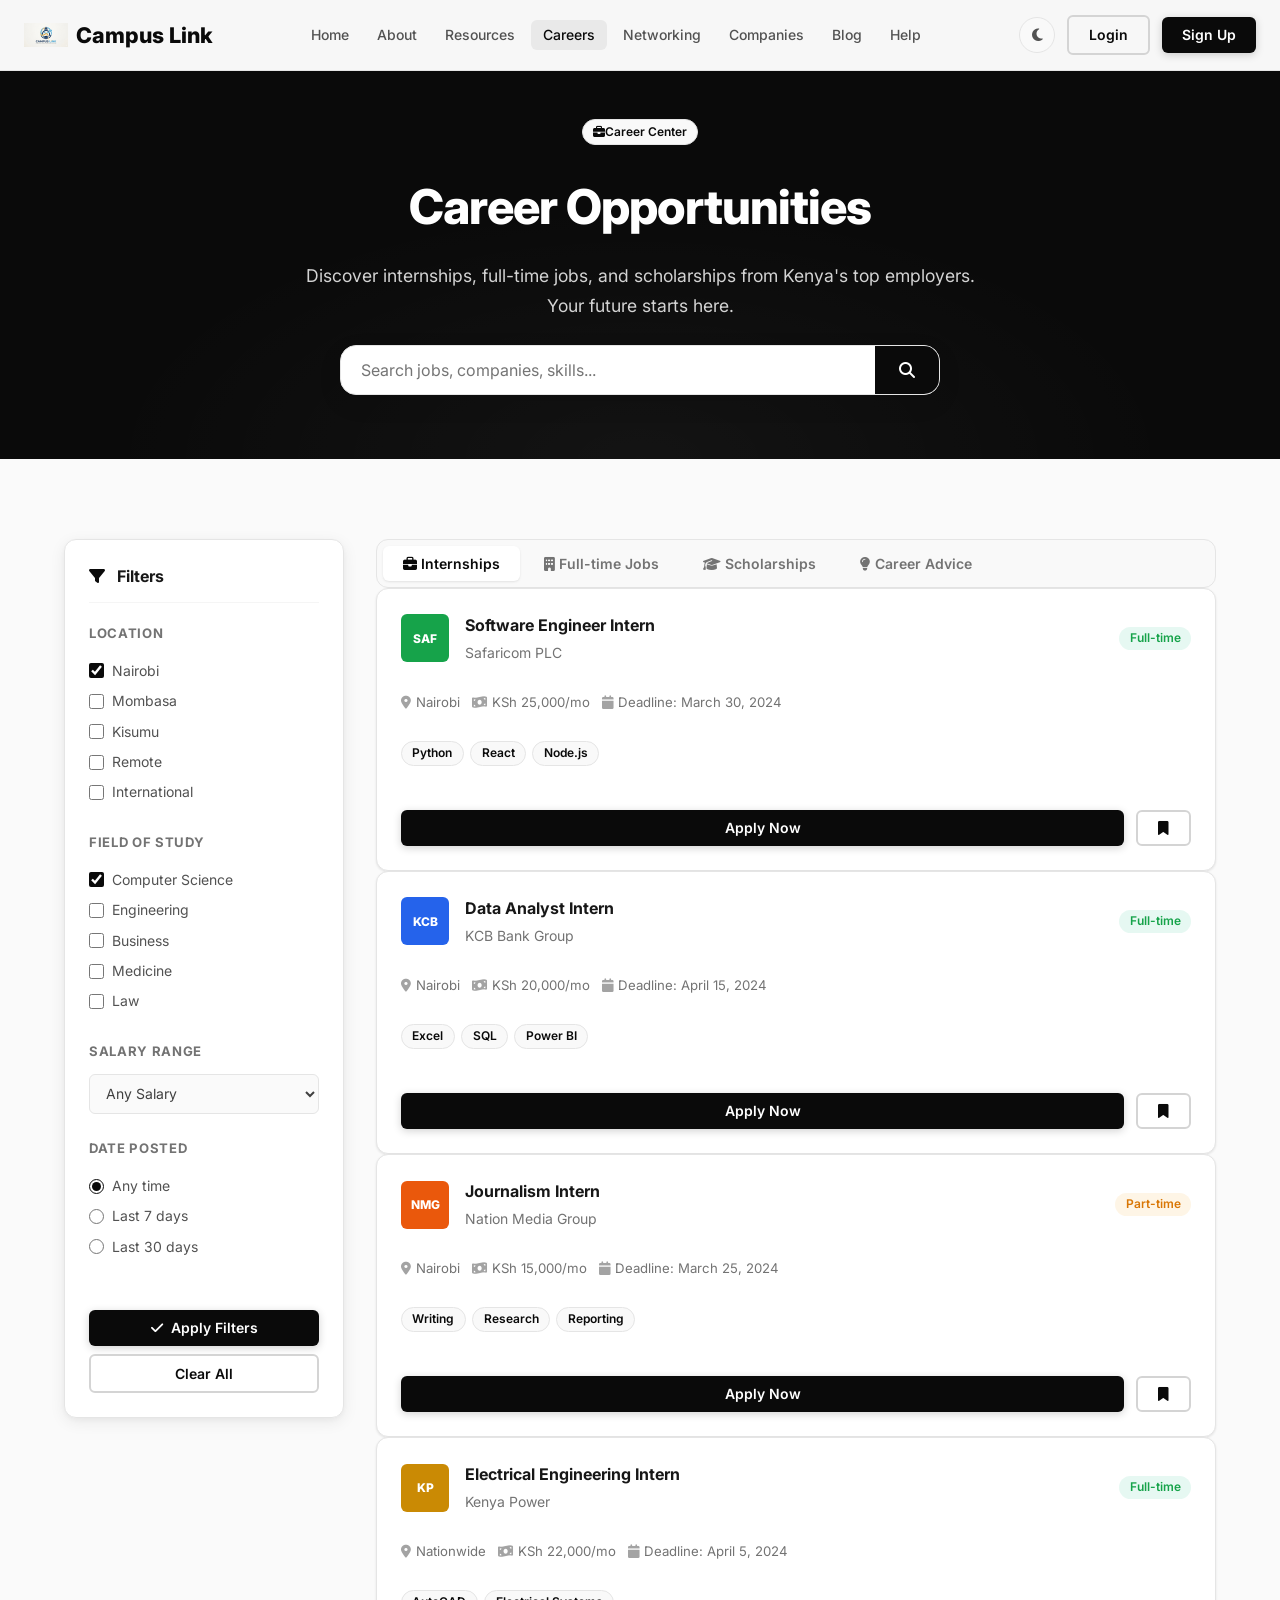
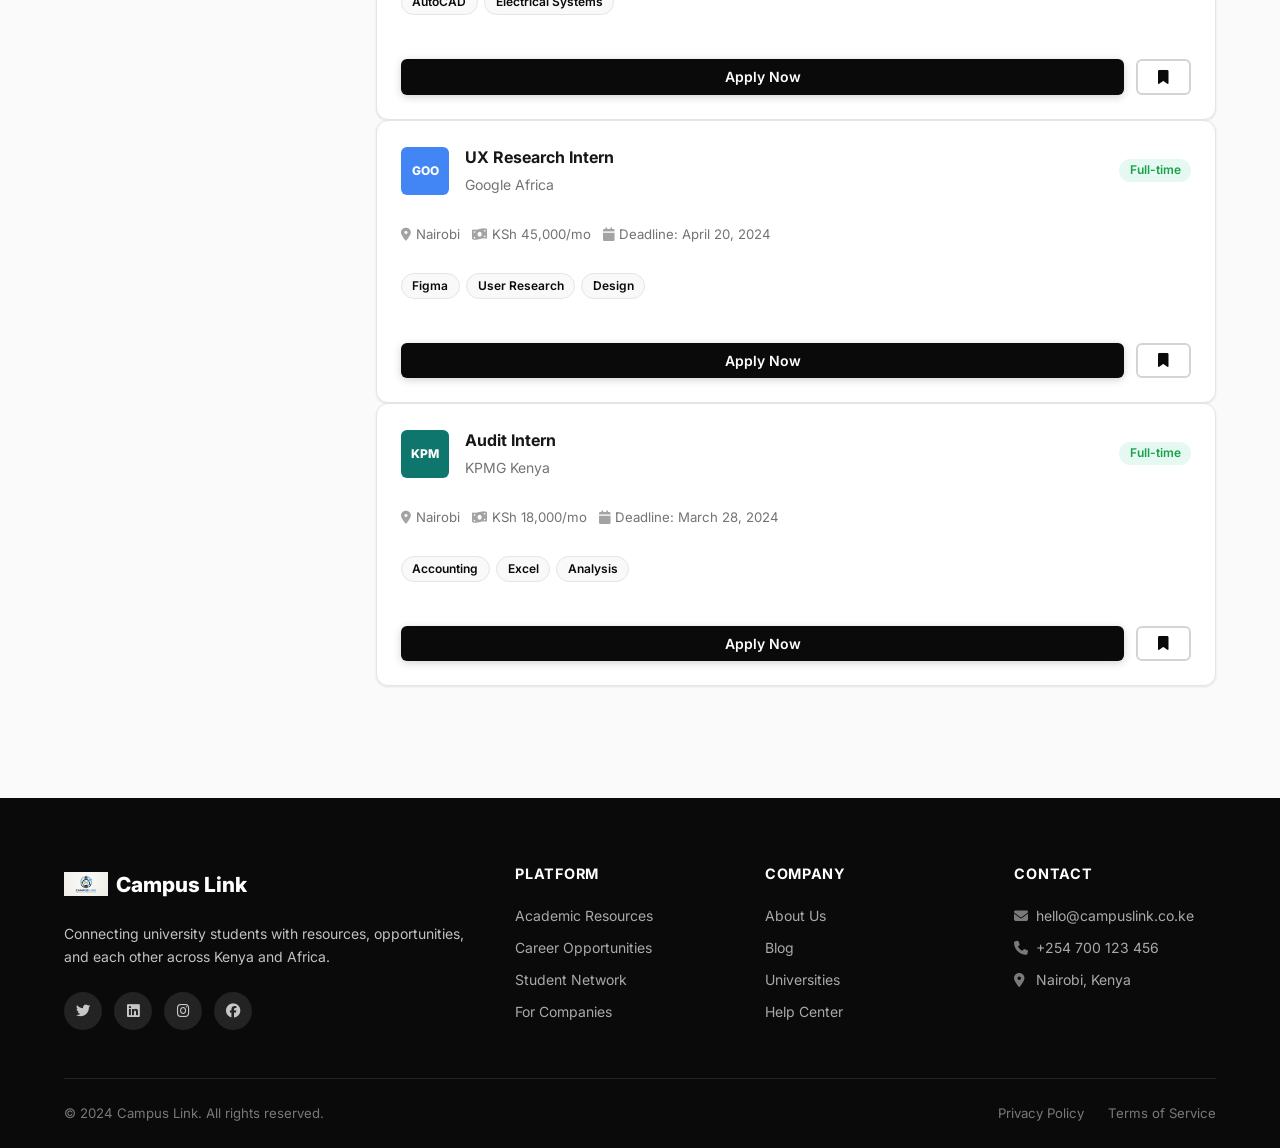
<file: careers.html>
<!DOCTYPE html>
<html lang="en">
<head>
  <meta charset="UTF-8">
  <meta name="viewport" content="width=device-width, initial-scale=1.0">
  <title>Career Opportunities - Campus Link</title>
  <meta name="description" content="Find internships, full-time jobs, scholarships, and career advice tailored for Kenyan university students.">
  <link rel="stylesheet" href="css/style.css">
  <link rel="preconnect" href="https://fonts.googleapis.com">
  <link rel="preconnect" href="https://fonts.gstatic.com" crossorigin>
  <link href="https://fonts.googleapis.com/css2?family=Inter:wght@300;400;500;600;700;800;900&display=swap" rel="stylesheet">
  <link rel="stylesheet" href="https://cdnjs.cloudflare.com/ajax/libs/font-awesome/6.4.0/css/all.min.css">
</head>
<body>

  <!-- NAVIGATION -->
  <nav class="navbar">
    <div class="nav-container">
      <a href="index.html" class="nav-logo"><img src="logo.jpg" alt="Campus Link" class="nav-logo-img"> Campus Link</a>
      <button class="hamburger" id="hamburger" aria-label="Toggle menu"><i class="fas fa-bars"></i></button>
      <ul class="nav-links" id="navLinks">
        <li><a href="index.html" class="nav-link">Home</a></li>
        <li><a href="about.html" class="nav-link">About</a></li>
        <li><a href="resources.html" class="nav-link">Resources</a></li>
        <li><a href="careers.html" class="nav-link">Careers</a></li>
        <li><a href="networking.html" class="nav-link">Networking</a></li>
        <li><a href="companies.html" class="nav-link">Companies</a></li>
        <li><a href="blog.html" class="nav-link">Blog</a></li>
        <li><a href="help.html" class="nav-link">Help</a></li>
      </ul>
      <div class="nav-auth" id="navAuth">
        <button class="theme-toggle" id="themeToggle" aria-label="Toggle dark mode"><i class="fas fa-moon"></i></button>
        <button class="btn btn-outline" id="loginBtn">Login</button>
        <button class="btn btn-primary" id="signupBtn">Sign Up</button>
      </div>
    </div>
  </nav>

  <!-- HERO -->
  <section class="page-hero">
    <div class="page-hero-content">
      <div class="badge badge-primary mb-3"><i class="fas fa-briefcase"></i> Career Center</div>
      <h1>Career Opportunities</h1>
      <p>Discover internships, full-time jobs, and scholarships from Kenya's top employers. Your future starts here.</p>
      <div class="search-bar hero-search" style="margin-top:1.5rem;">
        <input type="text" id="careerSearch" placeholder="Search jobs, companies, skills...">
        <button><i class="fas fa-search"></i></button>
      </div>
    </div>
  </section>

  <!-- MAIN LAYOUT -->
  <section style="background:var(--gray-50);">
    <div class="container">
      <div class="careers-layout">

        <!-- FILTER SIDEBAR -->
        <aside class="filter-sidebar">
          <h3 style="font-size:1rem;font-weight:700;color:var(--gray-900);margin-bottom:1.25rem;">
            <i class="fas fa-filter" style="color:var(--primary);margin-right:0.5rem;"></i> Filters
          </h3>

          <div class="filter-group">
            <h4>Location</h4>
            <label class="checkbox-label"><input type="checkbox" checked> Nairobi</label>
            <label class="checkbox-label"><input type="checkbox"> Mombasa</label>
            <label class="checkbox-label"><input type="checkbox"> Kisumu</label>
            <label class="checkbox-label"><input type="checkbox"> Remote</label>
            <label class="checkbox-label"><input type="checkbox"> International</label>
          </div>

          <div class="filter-group">
            <h4>Field of Study</h4>
            <label class="checkbox-label"><input type="checkbox" checked> Computer Science</label>
            <label class="checkbox-label"><input type="checkbox"> Engineering</label>
            <label class="checkbox-label"><input type="checkbox"> Business</label>
            <label class="checkbox-label"><input type="checkbox"> Medicine</label>
            <label class="checkbox-label"><input type="checkbox"> Law</label>
          </div>

          <div class="filter-group">
            <h4>Salary Range</h4>
            <select style="width:100%;padding:0.6rem 0.75rem;border:1px solid var(--gray-200);border-radius:var(--radius-sm);font-family:inherit;font-size:0.875rem;color:var(--gray-700);">
              <option>Any Salary</option>
              <option>Below KSh 15,000</option>
              <option>KSh 15,000 – 25,000</option>
              <option>KSh 25,000 – 50,000</option>
              <option>Above KSh 50,000</option>
            </select>
          </div>

          <div class="filter-group">
            <h4>Date Posted</h4>
            <label class="radio-label"><input type="radio" name="date" checked> Any time</label>
            <label class="radio-label"><input type="radio" name="date"> Last 7 days</label>
            <label class="radio-label"><input type="radio" name="date"> Last 30 days</label>
          </div>

          <button class="btn btn-primary btn-full mt-3" id="applyFiltersBtn">
            <i class="fas fa-check"></i> Apply Filters
          </button>
          <button class="btn btn-outline btn-full" style="margin-top:0.5rem;" onclick="alert('Filters cleared!')">
            Clear All
          </button>
        </aside>

        <!-- MAIN CONTENT -->
        <div style="flex:1;min-width:0;">
          <div class="tabs">
            <div class="tab-nav">
              <button class="tab-btn active" data-tab="internships"><i class="fas fa-briefcase"></i> Internships</button>
              <button class="tab-btn" data-tab="fulltime"><i class="fas fa-building"></i> Full-time Jobs</button>
              <button class="tab-btn" data-tab="scholarships"><i class="fas fa-graduation-cap"></i> Scholarships</button>
              <button class="tab-btn" data-tab="careerAdvice"><i class="fas fa-lightbulb"></i> Career Advice</button>
            </div>

            <!-- INTERNSHIPS -->
            <div class="tab-content active" id="internships">
              <div class="job-listings">
                <div class="job-card">
                  <div style="display:flex;align-items:center;gap:1rem;margin-bottom:0.75rem;">
                    <div class="company-logo" style="background:#16a34a;">SAF</div>
                    <div>
                      <h3>Software Engineer Intern</h3>
                      <div class="job-company">Safaricom PLC</div>
                    </div>
                    <span class="badge badge-success" style="margin-left:auto;">Full-time</span>
                  </div>
                  <div class="job-meta">
                    <span><i class="fas fa-map-marker-alt"></i> Nairobi</span>
                    <span><i class="fas fa-money-bill-wave"></i> KSh 25,000/mo</span>
                    <span><i class="fas fa-calendar"></i> Deadline: March 30, 2024</span>
                  </div>
                  <div style="margin:0.75rem 0;display:flex;flex-wrap:wrap;gap:0.4rem;">
                    <span class="badge badge-primary">Python</span>
                    <span class="badge badge-primary">React</span>
                    <span class="badge badge-primary">Node.js</span>
                  </div>
                  <div style="display:flex;gap:0.75rem;margin-top:1rem;">
                    <button class="btn btn-primary apply-btn" style="flex:1;">Apply Now</button>
                    <button class="btn btn-outline" onclick="alert('Job saved!')"><i class="fas fa-bookmark"></i></button>
                  </div>
                </div>
                <div class="job-card">
                  <div style="display:flex;align-items:center;gap:1rem;margin-bottom:0.75rem;">
                    <div class="company-logo" style="background:#2563eb;">KCB</div>
                    <div>
                      <h3>Data Analyst Intern</h3>
                      <div class="job-company">KCB Bank Group</div>
                    </div>
                    <span class="badge badge-success" style="margin-left:auto;">Full-time</span>
                  </div>
                  <div class="job-meta">
                    <span><i class="fas fa-map-marker-alt"></i> Nairobi</span>
                    <span><i class="fas fa-money-bill-wave"></i> KSh 20,000/mo</span>
                    <span><i class="fas fa-calendar"></i> Deadline: April 15, 2024</span>
                  </div>
                  <div style="margin:0.75rem 0;display:flex;flex-wrap:wrap;gap:0.4rem;">
                    <span class="badge badge-primary">Excel</span>
                    <span class="badge badge-primary">SQL</span>
                    <span class="badge badge-primary">Power BI</span>
                  </div>
                  <div style="display:flex;gap:0.75rem;margin-top:1rem;">
                    <button class="btn btn-primary apply-btn" style="flex:1;">Apply Now</button>
                    <button class="btn btn-outline" onclick="alert('Job saved!')"><i class="fas fa-bookmark"></i></button>
                  </div>
                </div>
                <div class="job-card">
                  <div style="display:flex;align-items:center;gap:1rem;margin-bottom:0.75rem;">
                    <div class="company-logo" style="background:#ea580c;">NMG</div>
                    <div>
                      <h3>Journalism Intern</h3>
                      <div class="job-company">Nation Media Group</div>
                    </div>
                    <span class="badge badge-warning" style="margin-left:auto;">Part-time</span>
                  </div>
                  <div class="job-meta">
                    <span><i class="fas fa-map-marker-alt"></i> Nairobi</span>
                    <span><i class="fas fa-money-bill-wave"></i> KSh 15,000/mo</span>
                    <span><i class="fas fa-calendar"></i> Deadline: March 25, 2024</span>
                  </div>
                  <div style="margin:0.75rem 0;display:flex;flex-wrap:wrap;gap:0.4rem;">
                    <span class="badge badge-primary">Writing</span>
                    <span class="badge badge-primary">Research</span>
                    <span class="badge badge-primary">Reporting</span>
                  </div>
                  <div style="display:flex;gap:0.75rem;margin-top:1rem;">
                    <button class="btn btn-primary apply-btn" style="flex:1;">Apply Now</button>
                    <button class="btn btn-outline" onclick="alert('Job saved!')"><i class="fas fa-bookmark"></i></button>
                  </div>
                </div>
                <div class="job-card">
                  <div style="display:flex;align-items:center;gap:1rem;margin-bottom:0.75rem;">
                    <div class="company-logo" style="background:#ca8a04;">KP</div>
                    <div>
                      <h3>Electrical Engineering Intern</h3>
                      <div class="job-company">Kenya Power</div>
                    </div>
                    <span class="badge badge-success" style="margin-left:auto;">Full-time</span>
                  </div>
                  <div class="job-meta">
                    <span><i class="fas fa-map-marker-alt"></i> Nationwide</span>
                    <span><i class="fas fa-money-bill-wave"></i> KSh 22,000/mo</span>
                    <span><i class="fas fa-calendar"></i> Deadline: April 5, 2024</span>
                  </div>
                  <div style="margin:0.75rem 0;display:flex;flex-wrap:wrap;gap:0.4rem;">
                    <span class="badge badge-primary">AutoCAD</span>
                    <span class="badge badge-primary">Electrical Systems</span>
                  </div>
                  <div style="display:flex;gap:0.75rem;margin-top:1rem;">
                    <button class="btn btn-primary apply-btn" style="flex:1;">Apply Now</button>
                    <button class="btn btn-outline" onclick="alert('Job saved!')"><i class="fas fa-bookmark"></i></button>
                  </div>
                </div>
                <div class="job-card">
                  <div style="display:flex;align-items:center;gap:1rem;margin-bottom:0.75rem;">
                    <div class="company-logo" style="background:#4285f4;">GOO</div>
                    <div>
                      <h3>UX Research Intern</h3>
                      <div class="job-company">Google Africa</div>
                    </div>
                    <span class="badge badge-success" style="margin-left:auto;">Full-time</span>
                  </div>
                  <div class="job-meta">
                    <span><i class="fas fa-map-marker-alt"></i> Nairobi</span>
                    <span><i class="fas fa-money-bill-wave"></i> KSh 45,000/mo</span>
                    <span><i class="fas fa-calendar"></i> Deadline: April 20, 2024</span>
                  </div>
                  <div style="margin:0.75rem 0;display:flex;flex-wrap:wrap;gap:0.4rem;">
                    <span class="badge badge-primary">Figma</span>
                    <span class="badge badge-primary">User Research</span>
                    <span class="badge badge-primary">Design</span>
                  </div>
                  <div style="display:flex;gap:0.75rem;margin-top:1rem;">
                    <button class="btn btn-primary apply-btn" style="flex:1;">Apply Now</button>
                    <button class="btn btn-outline" onclick="alert('Job saved!')"><i class="fas fa-bookmark"></i></button>
                  </div>
                </div>
                <div class="job-card">
                  <div style="display:flex;align-items:center;gap:1rem;margin-bottom:0.75rem;">
                    <div class="company-logo" style="background:#0f766e;">KPM</div>
                    <div>
                      <h3>Audit Intern</h3>
                      <div class="job-company">KPMG Kenya</div>
                    </div>
                    <span class="badge badge-success" style="margin-left:auto;">Full-time</span>
                  </div>
                  <div class="job-meta">
                    <span><i class="fas fa-map-marker-alt"></i> Nairobi</span>
                    <span><i class="fas fa-money-bill-wave"></i> KSh 18,000/mo</span>
                    <span><i class="fas fa-calendar"></i> Deadline: March 28, 2024</span>
                  </div>
                  <div style="margin:0.75rem 0;display:flex;flex-wrap:wrap;gap:0.4rem;">
                    <span class="badge badge-primary">Accounting</span>
                    <span class="badge badge-primary">Excel</span>
                    <span class="badge badge-primary">Analysis</span>
                  </div>
                  <div style="display:flex;gap:0.75rem;margin-top:1rem;">
                    <button class="btn btn-primary apply-btn" style="flex:1;">Apply Now</button>
                    <button class="btn btn-outline" onclick="alert('Job saved!')"><i class="fas fa-bookmark"></i></button>
                  </div>
                </div>
              </div>
            </div>

            <!-- FULL-TIME JOBS -->
            <div class="tab-content" id="fulltime">
              <div class="job-listings">
                <div class="job-card">
                  <div style="display:flex;align-items:center;gap:1rem;margin-bottom:0.75rem;">
                    <div class="company-logo" style="background:#dc2626;">EQB</div>
                    <div>
                      <h3>Junior Software Developer</h3>
                      <div class="job-company">Equity Bank</div>
                    </div>
                    <span class="badge badge-primary" style="margin-left:auto;">Full-time</span>
                  </div>
                  <div class="job-meta">
                    <span><i class="fas fa-map-marker-alt"></i> Nairobi</span>
                    <span><i class="fas fa-money-bill-wave"></i> KSh 80,000 – 120,000/mo</span>
                    <span><i class="fas fa-clock"></i> Posted 3 days ago</span>
                  </div>
                  <p style="font-size:0.875rem;color:var(--gray-500);margin:0.75rem 0;line-height:1.6;">Join Equity Bank's tech team to build innovative banking solutions for millions of customers across Africa.</p>
                  <div style="display:flex;gap:0.75rem;margin-top:1rem;">
                    <button class="btn btn-primary apply-btn" style="flex:1;">Apply Now</button>
                    <button class="btn btn-outline" onclick="alert('Job saved!')"><i class="fas fa-bookmark"></i></button>
                  </div>
                </div>
                <div class="job-card">
                  <div style="display:flex;align-items:center;gap:1rem;margin-bottom:0.75rem;">
                    <div class="company-logo" style="background:#16a34a;">SAF</div>
                    <div>
                      <h3>Product Designer</h3>
                      <div class="job-company">Safaricom PLC</div>
                    </div>
                    <span class="badge badge-primary" style="margin-left:auto;">Full-time</span>
                  </div>
                  <div class="job-meta">
                    <span><i class="fas fa-map-marker-alt"></i> Nairobi</span>
                    <span><i class="fas fa-money-bill-wave"></i> KSh 90,000 – 140,000/mo</span>
                    <span><i class="fas fa-clock"></i> Posted 5 days ago</span>
                  </div>
                  <p style="font-size:0.875rem;color:var(--gray-500);margin:0.75rem 0;line-height:1.6;">Design exceptional user experiences for Safaricom's digital products used by over 40 million customers.</p>
                  <div style="display:flex;gap:0.75rem;margin-top:1rem;">
                    <button class="btn btn-primary apply-btn" style="flex:1;">Apply Now</button>
                    <button class="btn btn-outline" onclick="alert('Job saved!')"><i class="fas fa-bookmark"></i></button>
                  </div>
                </div>
                <div class="job-card">
                  <div style="display:flex;align-items:center;gap:1rem;margin-bottom:0.75rem;">
                    <div class="company-logo" style="background:#0369a1;">DEL</div>
                    <div>
                      <h3>Business Analyst</h3>
                      <div class="job-company">Deloitte Kenya</div>
                    </div>
                    <span class="badge badge-primary" style="margin-left:auto;">Full-time</span>
                  </div>
                  <div class="job-meta">
                    <span><i class="fas fa-map-marker-alt"></i> Nairobi</span>
                    <span><i class="fas fa-money-bill-wave"></i> KSh 70,000 – 100,000/mo</span>
                    <span><i class="fas fa-clock"></i> Posted 1 week ago</span>
                  </div>
                  <p style="font-size:0.875rem;color:var(--gray-500);margin:0.75rem 0;line-height:1.6;">Drive business insights and transformation projects for Deloitte's diverse portfolio of Kenyan clients.</p>
                  <div style="display:flex;gap:0.75rem;margin-top:1rem;">
                    <button class="btn btn-primary apply-btn" style="flex:1;">Apply Now</button>
                    <button class="btn btn-outline" onclick="alert('Job saved!')"><i class="fas fa-bookmark"></i></button>
                  </div>
                </div>
                <div class="job-card">
                  <div style="display:flex;align-items:center;gap:1rem;margin-bottom:0.75rem;">
                    <div class="company-logo" style="background:#4f46e5;">AND</div>
                    <div>
                      <h3>Remote Software Engineer</h3>
                      <div class="job-company">Andela</div>
                    </div>
                    <span class="badge badge-secondary" style="margin-left:auto;">Remote</span>
                  </div>
                  <div class="job-meta">
                    <span><i class="fas fa-map-marker-alt"></i> Remote</span>
                    <span><i class="fas fa-money-bill-wave"></i> KSh 150,000 – 200,000/mo</span>
                    <span><i class="fas fa-clock"></i> Posted 2 days ago</span>
                  </div>
                  <p style="font-size:0.875rem;color:var(--gray-500);margin:0.75rem 0;line-height:1.6;">Join Andela's global talent network and work with world-class tech companies from the comfort of Kenya.</p>
                  <div style="display:flex;gap:0.75rem;margin-top:1rem;">
                    <button class="btn btn-primary apply-btn" style="flex:1;">Apply Now</button>
                    <button class="btn btn-outline" onclick="alert('Job saved!')"><i class="fas fa-bookmark"></i></button>
                  </div>
                </div>
              </div>
            </div>

            <!-- SCHOLARSHIPS -->
            <div class="tab-content" id="scholarships">
              <div style="display:grid;grid-template-columns:repeat(2,1fr);gap:1.5rem;">
                <div class="card scholarship-card">
                  <div class="card-body">
                    <div style="display:flex;align-items:flex-start;justify-content:space-between;margin-bottom:0.75rem;">
                      <h3 style="font-size:1rem;font-weight:700;color:var(--gray-900);">KPLC Engineering Scholarship</h3>
                      <span class="badge badge-success">Open</span>
                    </div>
                    <div class="scholarship-amount">KSh 100,000 / year</div>
                    <div class="job-meta" style="margin:0.75rem 0;">
                      <span><i class="fas fa-calendar"></i> Deadline: May 1, 2024</span>
                      <span><i class="fas fa-building"></i> Kenya Power &amp; Lighting</span>
                    </div>
                    <p style="font-size:0.875rem;color:var(--gray-500);line-height:1.6;margin-bottom:1rem;">For engineering students with a minimum GPA of 3.5. Covers tuition, accommodation, and provides mentorship.</p>
                    <button class="btn btn-primary btn-full apply-btn">Apply Now</button>
                  </div>
                </div>
                <div class="card scholarship-card">
                  <div class="card-body">
                    <div style="display:flex;align-items:flex-start;justify-content:space-between;margin-bottom:0.75rem;">
                      <h3 style="font-size:1rem;font-weight:700;color:var(--gray-900);">Equity Wings to Fly</h3>
                      <span class="badge badge-success">Open</span>
                    </div>
                    <div class="scholarship-amount">Full scholarship + stipend</div>
                    <div class="job-meta" style="margin:0.75rem 0;">
                      <span><i class="fas fa-calendar"></i> Deadline: April 30, 2024</span>
                      <span><i class="fas fa-building"></i> Equity Foundation</span>
                    </div>
                    <p style="font-size:0.875rem;color:var(--gray-500);line-height:1.6;margin-bottom:1rem;">For Form 4 leavers demonstrating academic excellence and financial need. Includes full tuition and monthly stipend.</p>
                    <button class="btn btn-primary btn-full apply-btn">Apply Now</button>
                  </div>
                </div>
                <div class="card scholarship-card">
                  <div class="card-body">
                    <div style="display:flex;align-items:flex-start;justify-content:space-between;margin-bottom:0.75rem;">
                      <h3 style="font-size:1rem;font-weight:700;color:var(--gray-900);">Google Generation Scholarship</h3>
                      <span class="badge badge-warning">Closing Soon</span>
                    </div>
                    <div class="scholarship-amount">USD 1,000</div>
                    <div class="job-meta" style="margin:0.75rem 0;">
                      <span><i class="fas fa-calendar"></i> Deadline: March 31, 2024</span>
                      <span><i class="fas fa-building"></i> Google</span>
                    </div>
                    <p style="font-size:0.875rem;color:var(--gray-500);line-height:1.6;margin-bottom:1rem;">For Computer Science students. Priority given to women in tech and underrepresented communities in Africa.</p>
                    <button class="btn btn-primary btn-full apply-btn">Apply Now</button>
                  </div>
                </div>
                <div class="card scholarship-card">
                  <div class="card-body">
                    <div style="display:flex;align-items:flex-start;justify-content:space-between;margin-bottom:0.75rem;">
                      <h3 style="font-size:1rem;font-weight:700;color:var(--gray-900);">Safaricom Foundation Scholarship</h3>
                      <span class="badge badge-success">Open</span>
                    </div>
                    <div class="scholarship-amount">KSh 80,000 / year</div>
                    <div class="job-meta" style="margin:0.75rem 0;">
                      <span><i class="fas fa-calendar"></i> Deadline: April 15, 2024</span>
                      <span><i class="fas fa-building"></i> Safaricom Foundation</span>
                    </div>
                    <p style="font-size:0.875rem;color:var(--gray-500);line-height:1.6;margin-bottom:1rem;">Merit-based scholarship open to students in any field. Includes mentorship from Safaricom professionals.</p>
                    <button class="btn btn-primary btn-full apply-btn">Apply Now</button>
                  </div>
                </div>
              </div>
            </div>

            <!-- CAREER ADVICE -->
            <div class="tab-content" id="careerAdvice">
              <div style="display:flex;flex-direction:column;gap:1.5rem;">
                <div class="card">
                  <div class="card-body" style="display:flex;gap:1.5rem;align-items:center;">
                    <div style="width:80px;height:80px;background:linear-gradient(135deg,#4f46e5,#7c3aed);border-radius:var(--radius-md);display:flex;align-items:center;justify-content:center;color:white;font-size:1.5rem;flex-shrink:0;">
                      <i class="fas fa-file-alt"></i>
                    </div>
                    <div style="flex:1;">
                      <span class="badge badge-primary" style="margin-bottom:0.5rem;">Career Tips</span>
                      <h3 style="font-size:1.05rem;font-weight:700;color:var(--gray-900);margin-bottom:0.5rem;">How to Write a Winning CV for the Kenyan Job Market</h3>
                      <p style="font-size:0.875rem;color:var(--gray-500);margin-bottom:0.75rem;line-height:1.6;">Learn the specific techniques and formats that resonate with Kenyan employers and international companies operating in Kenya.</p>
                      <div style="display:flex;align-items:center;gap:1rem;font-size:0.8rem;color:var(--gray-400);">
                        <span>By James Otieno</span>
                        <span>·</span>
                        <span>5 min read</span>
                        <span>·</span>
                        <span>March 18, 2024</span>
                      </div>
                    </div>
                    <a href="blog.html" class="btn btn-outline" style="flex-shrink:0;">Read</a>
                  </div>
                </div>
                <div class="card">
                  <div class="card-body" style="display:flex;gap:1.5rem;align-items:center;">
                    <div style="width:80px;height:80px;background:linear-gradient(135deg,#06b6d4,#0891b2);border-radius:var(--radius-md);display:flex;align-items:center;justify-content:center;color:white;font-size:1.5rem;flex-shrink:0;">
                      <i class="fas fa-star"></i>
                    </div>
                    <div style="flex:1;">
                      <span class="badge badge-secondary" style="margin-bottom:0.5rem;">Skills</span>
                      <h3 style="font-size:1.05rem;font-weight:700;color:var(--gray-900);margin-bottom:0.5rem;">Top Skills Employers Look for in 2024</h3>
                      <p style="font-size:0.875rem;color:var(--gray-500);margin-bottom:0.75rem;line-height:1.6;">The most in-demand technical and soft skills that will make you stand out to recruiters across all industries in Kenya.</p>
                      <div style="display:flex;align-items:center;gap:1rem;font-size:0.8rem;color:var(--gray-400);">
                        <span>By Sarah Kimani</span>
                        <span>·</span>
                        <span>7 min read</span>
                        <span>·</span>
                        <span>March 12, 2024</span>
                      </div>
                    </div>
                    <a href="blog.html" class="btn btn-outline" style="flex-shrink:0;">Read</a>
                  </div>
                </div>
                <div class="card">
                  <div class="card-body" style="display:flex;gap:1.5rem;align-items:center;">
                    <div style="width:80px;height:80px;background:linear-gradient(135deg,#10b981,#059669);border-radius:var(--radius-md);display:flex;align-items:center;justify-content:center;color:white;font-size:1.5rem;flex-shrink:0;">
                      <i class="fas fa-handshake"></i>
                    </div>
                    <div style="flex:1;">
                      <span class="badge badge-success" style="margin-bottom:0.5rem;">Networking</span>
                      <h3 style="font-size:1.05rem;font-weight:700;color:var(--gray-900);margin-bottom:0.5rem;">Networking Tips for University Students</h3>
                      <p style="font-size:0.875rem;color:var(--gray-500);margin-bottom:0.75rem;line-height:1.6;">Practical advice on building meaningful professional relationships that can open doors to opportunities throughout your career.</p>
                      <div style="display:flex;align-items:center;gap:1rem;font-size:0.8rem;color:var(--gray-400);">
                        <span>By David Mwangi</span>
                        <span>·</span>
                        <span>4 min read</span>
                        <span>·</span>
                        <span>March 5, 2024</span>
                      </div>
                    </div>
                    <a href="blog.html" class="btn btn-outline" style="flex-shrink:0;">Read</a>
                  </div>
                </div>
              </div>
            </div>
          </div>
        </div>
      </div>
    </div>
  </section>

  <!-- FOOTER -->
  <footer class="footer">
    <div class="container">
      <div class="footer-grid">
        <div class="footer-brand">
          <a href="index.html" class="footer-logo"><img src="logo.jpg" alt="Campus Link" class="nav-logo-img"> Campus Link</a>
          <p>Connecting university students with resources, opportunities, and each other across Kenya and Africa.</p>
          <div class="social-links">
            <a href="#"><i class="fab fa-twitter"></i></a>
            <a href="#"><i class="fab fa-linkedin"></i></a>
            <a href="#"><i class="fab fa-instagram"></i></a>
            <a href="#"><i class="fab fa-facebook"></i></a>
          </div>
        </div>
        <div class="footer-links">
          <h4>Platform</h4>
          <ul>
            <li><a href="resources.html">Academic Resources</a></li>
            <li><a href="careers.html">Career Opportunities</a></li>
            <li><a href="networking.html">Student Network</a></li>
            <li><a href="companies.html">For Companies</a></li>
          </ul>
        </div>
        <div class="footer-links">
          <h4>Company</h4>
          <ul>
            <li><a href="about.html">About Us</a></li>
            <li><a href="blog.html">Blog</a></li>
            <li><a href="universities.html">Universities</a></li>
            <li><a href="help.html">Help Center</a></li>
          </ul>
        </div>
        <div class="footer-links">
          <h4>Contact</h4>
          <ul>
            <li><i class="fas fa-envelope"></i> hello@campuslink.co.ke</li>
            <li><i class="fas fa-phone"></i> +254 700 123 456</li>
            <li><i class="fas fa-map-marker-alt"></i> Nairobi, Kenya</li>
          </ul>
        </div>
      </div>
      <div class="footer-bottom">
        <p>&copy; 2024 Campus Link. All rights reserved.</p>
        <div class="footer-legal"><a href="#">Privacy Policy</a><a href="#">Terms of Service</a></div>
      </div>
    </div>
  </footer>

  <!-- LOGIN MODAL -->
  <div class="modal-overlay" id="loginModal">
    <div class="modal">
      <button class="modal-close" id="closeLoginModal" aria-label="Close"><i class="fas fa-times"></i></button>
      <div class="modal-header">
        <i class="fas fa-graduation-cap modal-logo-icon"></i>
        <h2>Welcome Back</h2>
        <p>Sign in to your Campus Link account</p>
      </div>
      <form class="modal-form" id="loginForm" novalidate>
        <div class="form-group"><label for="loginEmail">Email Address</label><input type="email" id="loginEmail" placeholder="demo@campuslink.com" required></div>
        <div class="form-group"><label for="loginPassword">Password</label><input type="password" id="loginPassword" placeholder="demo123" required></div>
        <div class="form-error" id="loginError"></div>
        <button type="submit" class="btn btn-primary btn-full"><i class="fas fa-sign-in-alt"></i> Sign In</button>
        <p class="modal-switch">Don't have an account? <a href="#" id="switchToSignup">Sign Up</a></p>
        <p class="demo-hint"><i class="fas fa-info-circle"></i> Demo: demo@campuslink.com / demo123</p>
      </form>
    </div>
  </div>
  <!-- SIGNUP MODAL -->
  <div class="modal-overlay" id="signupModal">
    <div class="modal">
      <button class="modal-close" id="closeSignupModal" aria-label="Close"><i class="fas fa-times"></i></button>
      <div class="modal-header">
        <i class="fas fa-graduation-cap modal-logo-icon"></i>
        <h2>Join Campus Link</h2>
        <p>Create your free student account</p>
      </div>
      <form class="modal-form" id="signupForm" novalidate>
        <div class="form-group"><label for="signupName">Full Name</label><input type="text" id="signupName" placeholder="Your full name" required></div>
        <div class="form-group"><label for="signupEmail">Email Address</label><input type="email" id="signupEmail" placeholder="student@university.ac.ke" required></div>
        <div class="form-group"><label for="signupUniversity">University</label><select id="signupUniversity"><option value="">Select your university</option><option>University of Nairobi</option><option>Strathmore University</option><option>JKUAT</option><option>Kenyatta University</option><option>Moi University</option><option>Egerton University</option></select></div>
        <div class="form-group"><label for="signupPassword">Password</label><input type="password" id="signupPassword" placeholder="Min 6 characters" required></div>
        <div class="form-error" id="signupError"></div>
        <button type="submit" class="btn btn-primary btn-full"><i class="fas fa-user-plus"></i> Create Account</button>
        <p class="modal-switch">Already have an account? <a href="#" id="switchToLogin">Sign In</a></p>
      </form>
    </div>
  </div>

  <script src="js/main.js"></script>
  <script src="js/auth.js"></script>
</body>
</html>
</file>
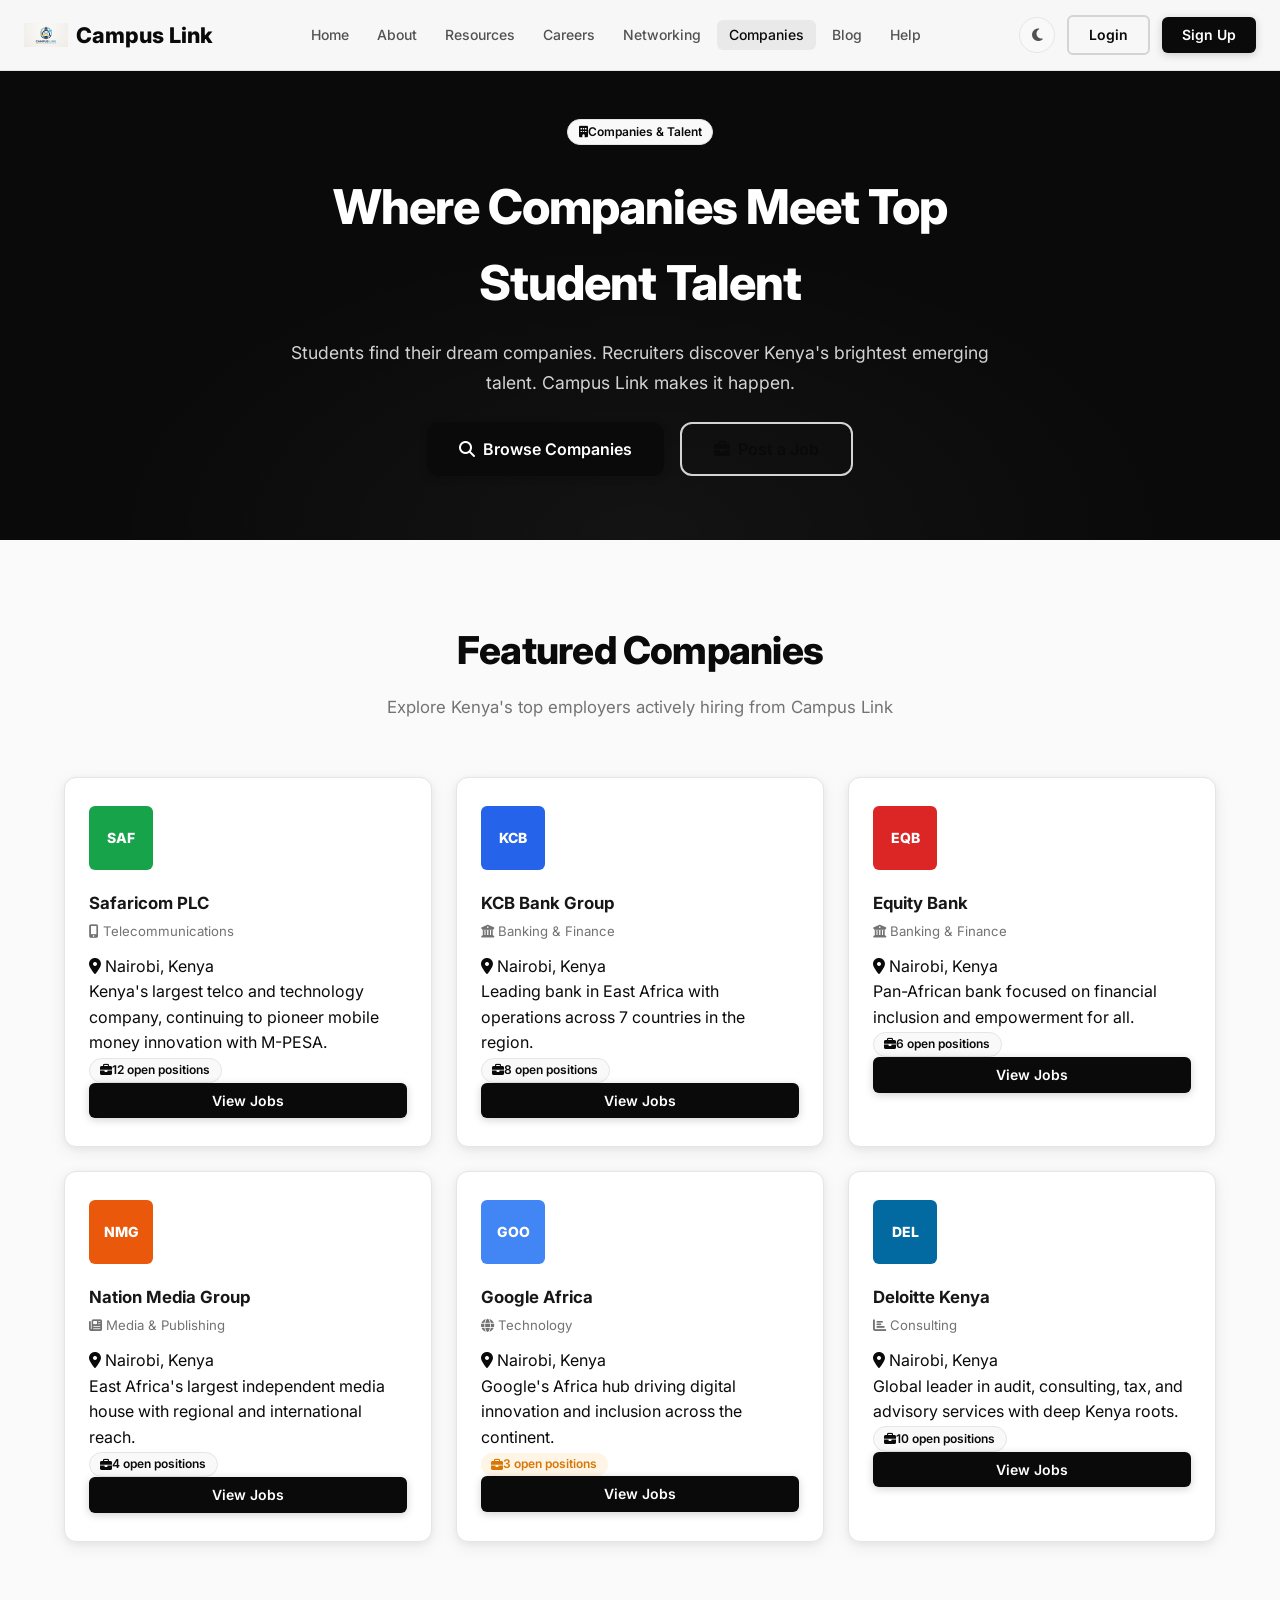
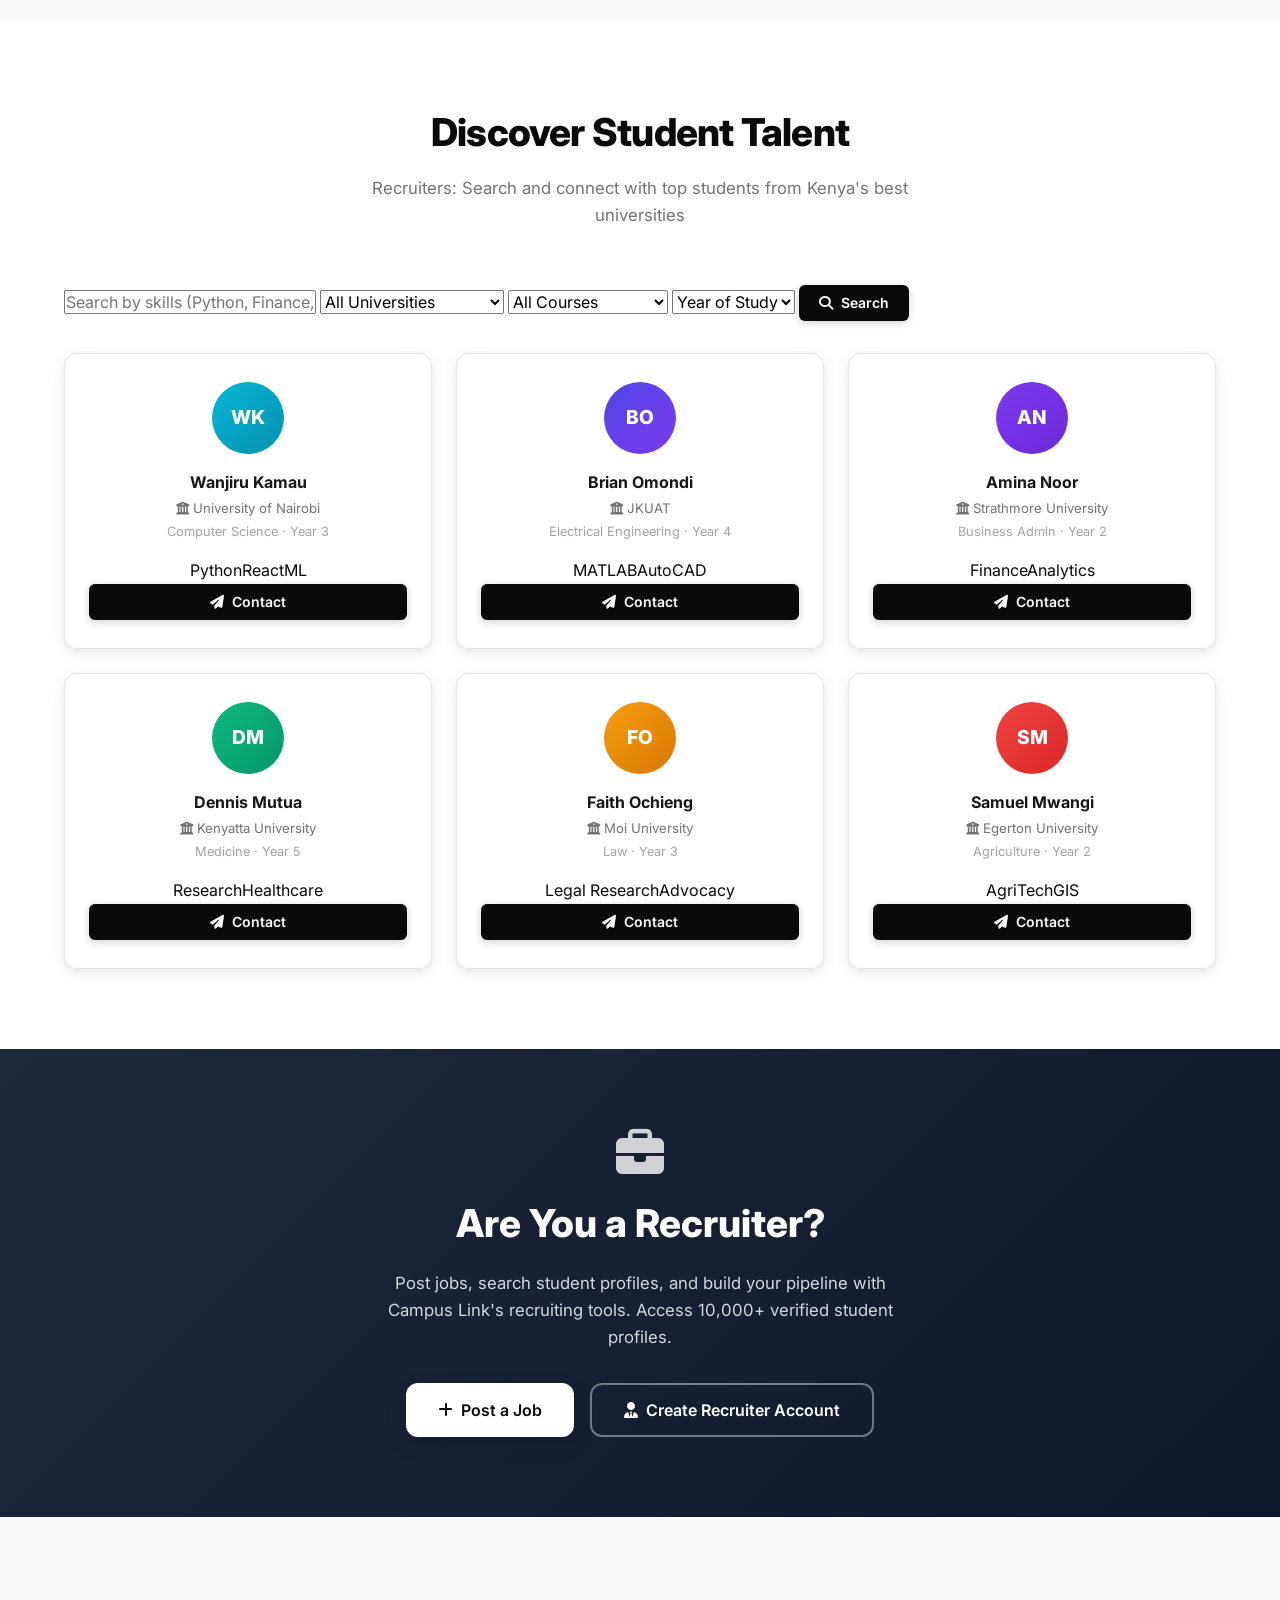
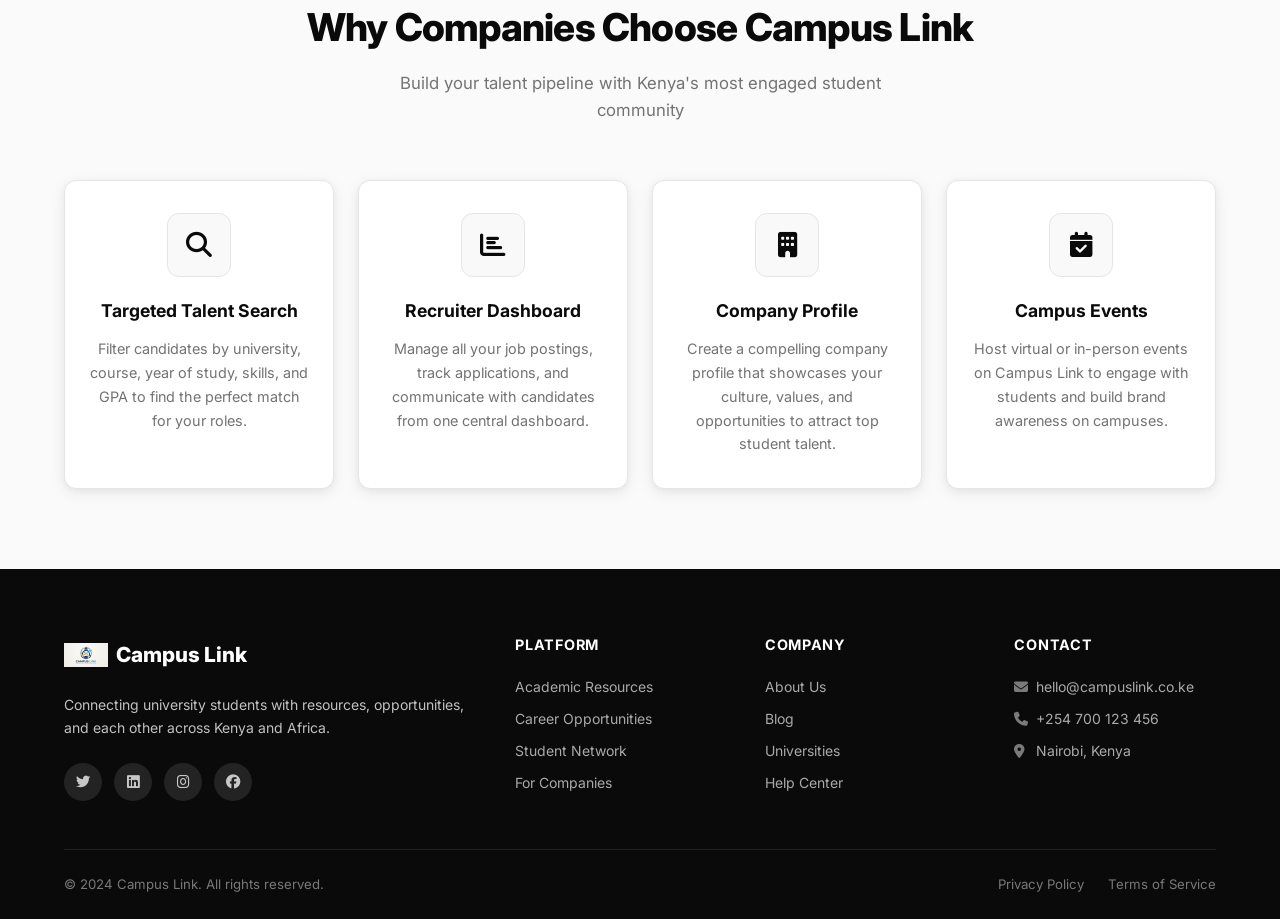
<file: companies.html>
<!DOCTYPE html>
<html lang="en">
<head>
  <meta charset="UTF-8">
  <meta name="viewport" content="width=device-width, initial-scale=1.0">
  <title>Companies &amp; Talent - Campus Link</title>
  <meta name="description" content="Find your dream company or discover top student talent. Campus Link connects students and recruiters.">
  <link rel="stylesheet" href="css/style.css">
  <link rel="preconnect" href="https://fonts.googleapis.com">
  <link rel="preconnect" href="https://fonts.gstatic.com" crossorigin>
  <link href="https://fonts.googleapis.com/css2?family=Inter:wght@300;400;500;600;700;800;900&display=swap" rel="stylesheet">
  <link rel="stylesheet" href="https://cdnjs.cloudflare.com/ajax/libs/font-awesome/6.4.0/css/all.min.css">
</head>
<body>

  <!-- NAVIGATION -->
  <nav class="navbar">
    <div class="nav-container">
      <a href="index.html" class="nav-logo"><img src="logo.jpg" alt="Campus Link" class="nav-logo-img"> Campus Link</a>
      <button class="hamburger" id="hamburger" aria-label="Toggle menu"><i class="fas fa-bars"></i></button>
      <ul class="nav-links" id="navLinks">
        <li><a href="index.html" class="nav-link">Home</a></li>
        <li><a href="about.html" class="nav-link">About</a></li>
        <li><a href="resources.html" class="nav-link">Resources</a></li>
        <li><a href="careers.html" class="nav-link">Careers</a></li>
        <li><a href="networking.html" class="nav-link">Networking</a></li>
        <li><a href="companies.html" class="nav-link">Companies</a></li>
        <li><a href="blog.html" class="nav-link">Blog</a></li>
        <li><a href="help.html" class="nav-link">Help</a></li>
      </ul>
      <div class="nav-auth" id="navAuth">
        <button class="theme-toggle" id="themeToggle" aria-label="Toggle dark mode"><i class="fas fa-moon"></i></button>
        <button class="btn btn-outline" id="loginBtn">Login</button>
        <button class="btn btn-primary" id="signupBtn">Sign Up</button>
      </div>
    </div>
  </nav>

  <!-- HERO -->
  <section class="page-hero">
    <div class="page-hero-content">
      <div class="badge badge-primary mb-3"><i class="fas fa-building"></i> Companies &amp; Talent</div>
      <h1>Where Companies Meet Top Student Talent</h1>
      <p>Students find their dream companies. Recruiters discover Kenya's brightest emerging talent. Campus Link makes it happen.</p>
      <div style="display:flex;gap:1rem;justify-content:center;margin-top:1.5rem;flex-wrap:wrap;">
        <button class="btn btn-primary btn-large" id="heroSignupBtn">
          <i class="fas fa-search"></i> Browse Companies
        </button>
        <button class="btn btn-outline btn-large" onclick="document.getElementById('recruiterSection').scrollIntoView({behavior:'smooth'})">
          <i class="fas fa-briefcase"></i> Post a Job
        </button>
      </div>
    </div>
  </section>

  <!-- FEATURED COMPANIES -->
  <section style="background:var(--gray-50);">
    <div class="container">
      <div class="section-header">
        <h2>Featured Companies</h2>
        <p>Explore Kenya's top employers actively hiring from Campus Link</p>
      </div>
      <div class="companies-grid">
        <div class="company-card animate-on-scroll">
          <div class="company-logo-lg" style="background:#16a34a;">SAF</div>
          <h3>Safaricom PLC</h3>
          <div class="company-industry"><i class="fas fa-mobile-alt"></i> Telecommunications</div>
          <div class="company-location"><i class="fas fa-map-marker-alt"></i> Nairobi, Kenya</div>
          <div class="company-description">Kenya's largest telco and technology company, continuing to pioneer mobile money innovation with M-PESA.</div>
          <div class="company-positions">
            <span class="badge badge-primary"><i class="fas fa-briefcase"></i> 12 open positions</span>
          </div>
          <a href="careers.html" class="btn btn-primary btn-full">View Jobs</a>
        </div>
        <div class="company-card animate-on-scroll">
          <div class="company-logo-lg" style="background:#2563eb;">KCB</div>
          <h3>KCB Bank Group</h3>
          <div class="company-industry"><i class="fas fa-university"></i> Banking &amp; Finance</div>
          <div class="company-location"><i class="fas fa-map-marker-alt"></i> Nairobi, Kenya</div>
          <div class="company-description">Leading bank in East Africa with operations across 7 countries in the region.</div>
          <div class="company-positions">
            <span class="badge badge-primary"><i class="fas fa-briefcase"></i> 8 open positions</span>
          </div>
          <a href="careers.html" class="btn btn-primary btn-full">View Jobs</a>
        </div>
        <div class="company-card animate-on-scroll">
          <div class="company-logo-lg" style="background:#dc2626;">EQB</div>
          <h3>Equity Bank</h3>
          <div class="company-industry"><i class="fas fa-university"></i> Banking &amp; Finance</div>
          <div class="company-location"><i class="fas fa-map-marker-alt"></i> Nairobi, Kenya</div>
          <div class="company-description">Pan-African bank focused on financial inclusion and empowerment for all.</div>
          <div class="company-positions">
            <span class="badge badge-primary"><i class="fas fa-briefcase"></i> 6 open positions</span>
          </div>
          <a href="careers.html" class="btn btn-primary btn-full">View Jobs</a>
        </div>
        <div class="company-card animate-on-scroll">
          <div class="company-logo-lg" style="background:#ea580c;">NMG</div>
          <h3>Nation Media Group</h3>
          <div class="company-industry"><i class="fas fa-newspaper"></i> Media &amp; Publishing</div>
          <div class="company-location"><i class="fas fa-map-marker-alt"></i> Nairobi, Kenya</div>
          <div class="company-description">East Africa's largest independent media house with regional and international reach.</div>
          <div class="company-positions">
            <span class="badge badge-primary"><i class="fas fa-briefcase"></i> 4 open positions</span>
          </div>
          <a href="careers.html" class="btn btn-primary btn-full">View Jobs</a>
        </div>
        <div class="company-card animate-on-scroll">
          <div class="company-logo-lg" style="background:#4285f4;">GOO</div>
          <h3>Google Africa</h3>
          <div class="company-industry"><i class="fas fa-globe"></i> Technology</div>
          <div class="company-location"><i class="fas fa-map-marker-alt"></i> Nairobi, Kenya</div>
          <div class="company-description">Google's Africa hub driving digital innovation and inclusion across the continent.</div>
          <div class="company-positions">
            <span class="badge badge-warning"><i class="fas fa-briefcase"></i> 3 open positions</span>
          </div>
          <a href="careers.html" class="btn btn-primary btn-full">View Jobs</a>
        </div>
        <div class="company-card animate-on-scroll">
          <div class="company-logo-lg" style="background:#0369a1;">DEL</div>
          <h3>Deloitte Kenya</h3>
          <div class="company-industry"><i class="fas fa-chart-bar"></i> Consulting</div>
          <div class="company-location"><i class="fas fa-map-marker-alt"></i> Nairobi, Kenya</div>
          <div class="company-description">Global leader in audit, consulting, tax, and advisory services with deep Kenya roots.</div>
          <div class="company-positions">
            <span class="badge badge-primary"><i class="fas fa-briefcase"></i> 10 open positions</span>
          </div>
          <a href="careers.html" class="btn btn-primary btn-full">View Jobs</a>
        </div>
      </div>
    </div>
  </section>

  <!-- TALENT SEARCH -->
  <section style="background:white;">
    <div class="container">
      <div class="section-header">
        <h2>Discover Student Talent</h2>
        <p>Recruiters: Search and connect with top students from Kenya's best universities</p>
      </div>
      <div class="talent-search-bar">
        <input type="text" placeholder="Search by skills (Python, Finance, Design...)">
        <select>
          <option value="">All Universities</option>
          <option>University of Nairobi</option>
          <option>Strathmore University</option>
          <option>JKUAT</option>
          <option>Kenyatta University</option>
        </select>
        <select>
          <option value="">All Courses</option>
          <option>Computer Science</option>
          <option>Engineering</option>
          <option>Business</option>
          <option>Medicine</option>
          <option>Law</option>
        </select>
        <select>
          <option value="">Year of Study</option>
          <option>Year 1</option>
          <option>Year 2</option>
          <option>Year 3</option>
          <option>Year 4</option>
          <option>Final Year</option>
        </select>
        <button class="btn btn-primary"><i class="fas fa-search"></i> Search</button>
      </div>
      <div class="students-grid" style="margin-top:2rem;">
        <div class="student-card animate-on-scroll">
          <div class="student-avatar" style="background:linear-gradient(135deg,#06b6d4,#0891b2);">WK</div>
          <h3>Wanjiru Kamau</h3>
          <p class="university"><i class="fas fa-university"></i> University of Nairobi</p>
          <p class="course">Computer Science · Year 3</p>
          <div class="skills-list">
            <span class="skill-tag">Python</span><span class="skill-tag">React</span><span class="skill-tag">ML</span>
          </div>
          <button class="btn btn-primary btn-full connect-btn" data-connected="false"><i class="fas fa-paper-plane"></i> Contact</button>
        </div>
        <div class="student-card animate-on-scroll">
          <div class="student-avatar" style="background:linear-gradient(135deg,#4f46e5,#7c3aed);">BO</div>
          <h3>Brian Omondi</h3>
          <p class="university"><i class="fas fa-university"></i> JKUAT</p>
          <p class="course">Electrical Engineering · Year 4</p>
          <div class="skills-list">
            <span class="skill-tag">MATLAB</span><span class="skill-tag">AutoCAD</span>
          </div>
          <button class="btn btn-primary btn-full connect-btn" data-connected="false"><i class="fas fa-paper-plane"></i> Contact</button>
        </div>
        <div class="student-card animate-on-scroll">
          <div class="student-avatar" style="background:linear-gradient(135deg,#7c3aed,#6d28d9);">AN</div>
          <h3>Amina Noor</h3>
          <p class="university"><i class="fas fa-university"></i> Strathmore University</p>
          <p class="course">Business Admin · Year 2</p>
          <div class="skills-list">
            <span class="skill-tag">Finance</span><span class="skill-tag">Analytics</span>
          </div>
          <button class="btn btn-primary btn-full connect-btn" data-connected="false"><i class="fas fa-paper-plane"></i> Contact</button>
        </div>
        <div class="student-card animate-on-scroll">
          <div class="student-avatar" style="background:linear-gradient(135deg,#10b981,#059669);">DM</div>
          <h3>Dennis Mutua</h3>
          <p class="university"><i class="fas fa-university"></i> Kenyatta University</p>
          <p class="course">Medicine · Year 5</p>
          <div class="skills-list">
            <span class="skill-tag">Research</span><span class="skill-tag">Healthcare</span>
          </div>
          <button class="btn btn-primary btn-full connect-btn" data-connected="false"><i class="fas fa-paper-plane"></i> Contact</button>
        </div>
        <div class="student-card animate-on-scroll">
          <div class="student-avatar" style="background:linear-gradient(135deg,#f59e0b,#d97706);">FO</div>
          <h3>Faith Ochieng</h3>
          <p class="university"><i class="fas fa-university"></i> Moi University</p>
          <p class="course">Law · Year 3</p>
          <div class="skills-list">
            <span class="skill-tag">Legal Research</span><span class="skill-tag">Advocacy</span>
          </div>
          <button class="btn btn-primary btn-full connect-btn" data-connected="false"><i class="fas fa-paper-plane"></i> Contact</button>
        </div>
        <div class="student-card animate-on-scroll">
          <div class="student-avatar" style="background:linear-gradient(135deg,#ef4444,#dc2626);">SM</div>
          <h3>Samuel Mwangi</h3>
          <p class="university"><i class="fas fa-university"></i> Egerton University</p>
          <p class="course">Agriculture · Year 2</p>
          <div class="skills-list">
            <span class="skill-tag">AgriTech</span><span class="skill-tag">GIS</span>
          </div>
          <button class="btn btn-primary btn-full connect-btn" data-connected="false"><i class="fas fa-paper-plane"></i> Contact</button>
        </div>
      </div>
    </div>
  </section>

  <!-- RECRUITER CTA -->
  <section id="recruiterSection" class="cta-section" style="background:linear-gradient(135deg,#1e293b,#0f172a);">
    <div class="container">
      <i class="fas fa-briefcase" style="font-size:3rem;margin-bottom:1rem;color:rgba(255,255,255,0.8);"></i>
      <h2>Are You a Recruiter?</h2>
      <p>Post jobs, search student profiles, and build your pipeline with Campus Link's recruiting tools. Access 10,000+ verified student profiles.</p>
      <div style="display:flex;gap:1rem;justify-content:center;flex-wrap:wrap;margin-top:2rem;">
        <button class="btn btn-white btn-large" onclick="alert('Job posting feature coming soon! Contact hello@campuslink.co.ke')">
          <i class="fas fa-plus"></i> Post a Job
        </button>
        <button class="btn btn-outline btn-large" style="border-color:rgba(255,255,255,0.4);color:white;" onclick="alert('Recruiter accounts coming soon! Contact hello@campuslink.co.ke')">
          <i class="fas fa-user-tie"></i> Create Recruiter Account
        </button>
      </div>
    </div>
  </section>

  <!-- FOR COMPANIES FEATURES -->
  <section style="background:var(--gray-50);">
    <div class="container">
      <div class="section-header">
        <h2>Why Companies Choose Campus Link</h2>
        <p>Build your talent pipeline with Kenya's most engaged student community</p>
      </div>
      <div class="features-grid">
        <div class="feature-card animate-on-scroll">
          <div class="feature-icon"><i class="fas fa-search"></i></div>
          <h3>Targeted Talent Search</h3>
          <p>Filter candidates by university, course, year of study, skills, and GPA to find the perfect match for your roles.</p>
        </div>
        <div class="feature-card animate-on-scroll">
          <div class="feature-icon"><i class="fas fa-chart-bar"></i></div>
          <h3>Recruiter Dashboard</h3>
          <p>Manage all your job postings, track applications, and communicate with candidates from one central dashboard.</p>
        </div>
        <div class="feature-card animate-on-scroll">
          <div class="feature-icon"><i class="fas fa-building"></i></div>
          <h3>Company Profile</h3>
          <p>Create a compelling company profile that showcases your culture, values, and opportunities to attract top student talent.</p>
        </div>
        <div class="feature-card animate-on-scroll">
          <div class="feature-icon"><i class="fas fa-calendar-check"></i></div>
          <h3>Campus Events</h3>
          <p>Host virtual or in-person events on Campus Link to engage with students and build brand awareness on campuses.</p>
        </div>
      </div>
    </div>
  </section>

  <!-- FOOTER -->
  <footer class="footer">
    <div class="container">
      <div class="footer-grid">
        <div class="footer-brand">
          <a href="index.html" class="footer-logo"><img src="logo.jpg" alt="Campus Link" class="nav-logo-img"> Campus Link</a>
          <p>Connecting university students with resources, opportunities, and each other across Kenya and Africa.</p>
          <div class="social-links">
            <a href="#"><i class="fab fa-twitter"></i></a>
            <a href="#"><i class="fab fa-linkedin"></i></a>
            <a href="#"><i class="fab fa-instagram"></i></a>
            <a href="#"><i class="fab fa-facebook"></i></a>
          </div>
        </div>
        <div class="footer-links">
          <h4>Platform</h4>
          <ul>
            <li><a href="resources.html">Academic Resources</a></li>
            <li><a href="careers.html">Career Opportunities</a></li>
            <li><a href="networking.html">Student Network</a></li>
            <li><a href="companies.html">For Companies</a></li>
          </ul>
        </div>
        <div class="footer-links">
          <h4>Company</h4>
          <ul>
            <li><a href="about.html">About Us</a></li>
            <li><a href="blog.html">Blog</a></li>
            <li><a href="universities.html">Universities</a></li>
            <li><a href="help.html">Help Center</a></li>
          </ul>
        </div>
        <div class="footer-links">
          <h4>Contact</h4>
          <ul>
            <li><i class="fas fa-envelope"></i> hello@campuslink.co.ke</li>
            <li><i class="fas fa-phone"></i> +254 700 123 456</li>
            <li><i class="fas fa-map-marker-alt"></i> Nairobi, Kenya</li>
          </ul>
        </div>
      </div>
      <div class="footer-bottom">
        <p>&copy; 2024 Campus Link. All rights reserved.</p>
        <div class="footer-legal"><a href="#">Privacy Policy</a><a href="#">Terms of Service</a></div>
      </div>
    </div>
  </footer>

  <!-- LOGIN MODAL -->
  <div class="modal-overlay" id="loginModal">
    <div class="modal">
      <button class="modal-close" id="closeLoginModal" aria-label="Close"><i class="fas fa-times"></i></button>
      <div class="modal-header"><i class="fas fa-graduation-cap modal-logo-icon"></i><h2>Welcome Back</h2><p>Sign in to your Campus Link account</p></div>
      <form class="modal-form" id="loginForm" novalidate>
        <div class="form-group"><label for="loginEmail">Email Address</label><input type="email" id="loginEmail" placeholder="demo@campuslink.com" required></div>
        <div class="form-group"><label for="loginPassword">Password</label><input type="password" id="loginPassword" placeholder="demo123" required></div>
        <div class="form-error" id="loginError"></div>
        <button type="submit" class="btn btn-primary btn-full"><i class="fas fa-sign-in-alt"></i> Sign In</button>
        <p class="modal-switch">Don't have an account? <a href="#" id="switchToSignup">Sign Up</a></p>
        <p class="demo-hint"><i class="fas fa-info-circle"></i> Demo: demo@campuslink.com / demo123</p>
      </form>
    </div>
  </div>
  <!-- SIGNUP MODAL -->
  <div class="modal-overlay" id="signupModal">
    <div class="modal">
      <button class="modal-close" id="closeSignupModal" aria-label="Close"><i class="fas fa-times"></i></button>
      <div class="modal-header"><i class="fas fa-graduation-cap modal-logo-icon"></i><h2>Join Campus Link</h2><p>Create your free student account</p></div>
      <form class="modal-form" id="signupForm" novalidate>
        <div class="form-group"><label for="signupName">Full Name</label><input type="text" id="signupName" placeholder="Your full name" required></div>
        <div class="form-group"><label for="signupEmail">Email Address</label><input type="email" id="signupEmail" placeholder="student@university.ac.ke" required></div>
        <div class="form-group"><label for="signupUniversity">University</label><select id="signupUniversity"><option value="">Select your university</option><option>University of Nairobi</option><option>Strathmore University</option><option>JKUAT</option><option>Kenyatta University</option><option>Moi University</option><option>Egerton University</option></select></div>
        <div class="form-group"><label for="signupPassword">Password</label><input type="password" id="signupPassword" placeholder="Min 6 characters" required></div>
        <div class="form-error" id="signupError"></div>
        <button type="submit" class="btn btn-primary btn-full"><i class="fas fa-user-plus"></i> Create Account</button>
        <p class="modal-switch">Already have an account? <a href="#" id="switchToLogin">Sign In</a></p>
      </form>
    </div>
  </div>

  <script src="js/main.js"></script>
  <script src="js/auth.js"></script>
</body>
</html>
</file>
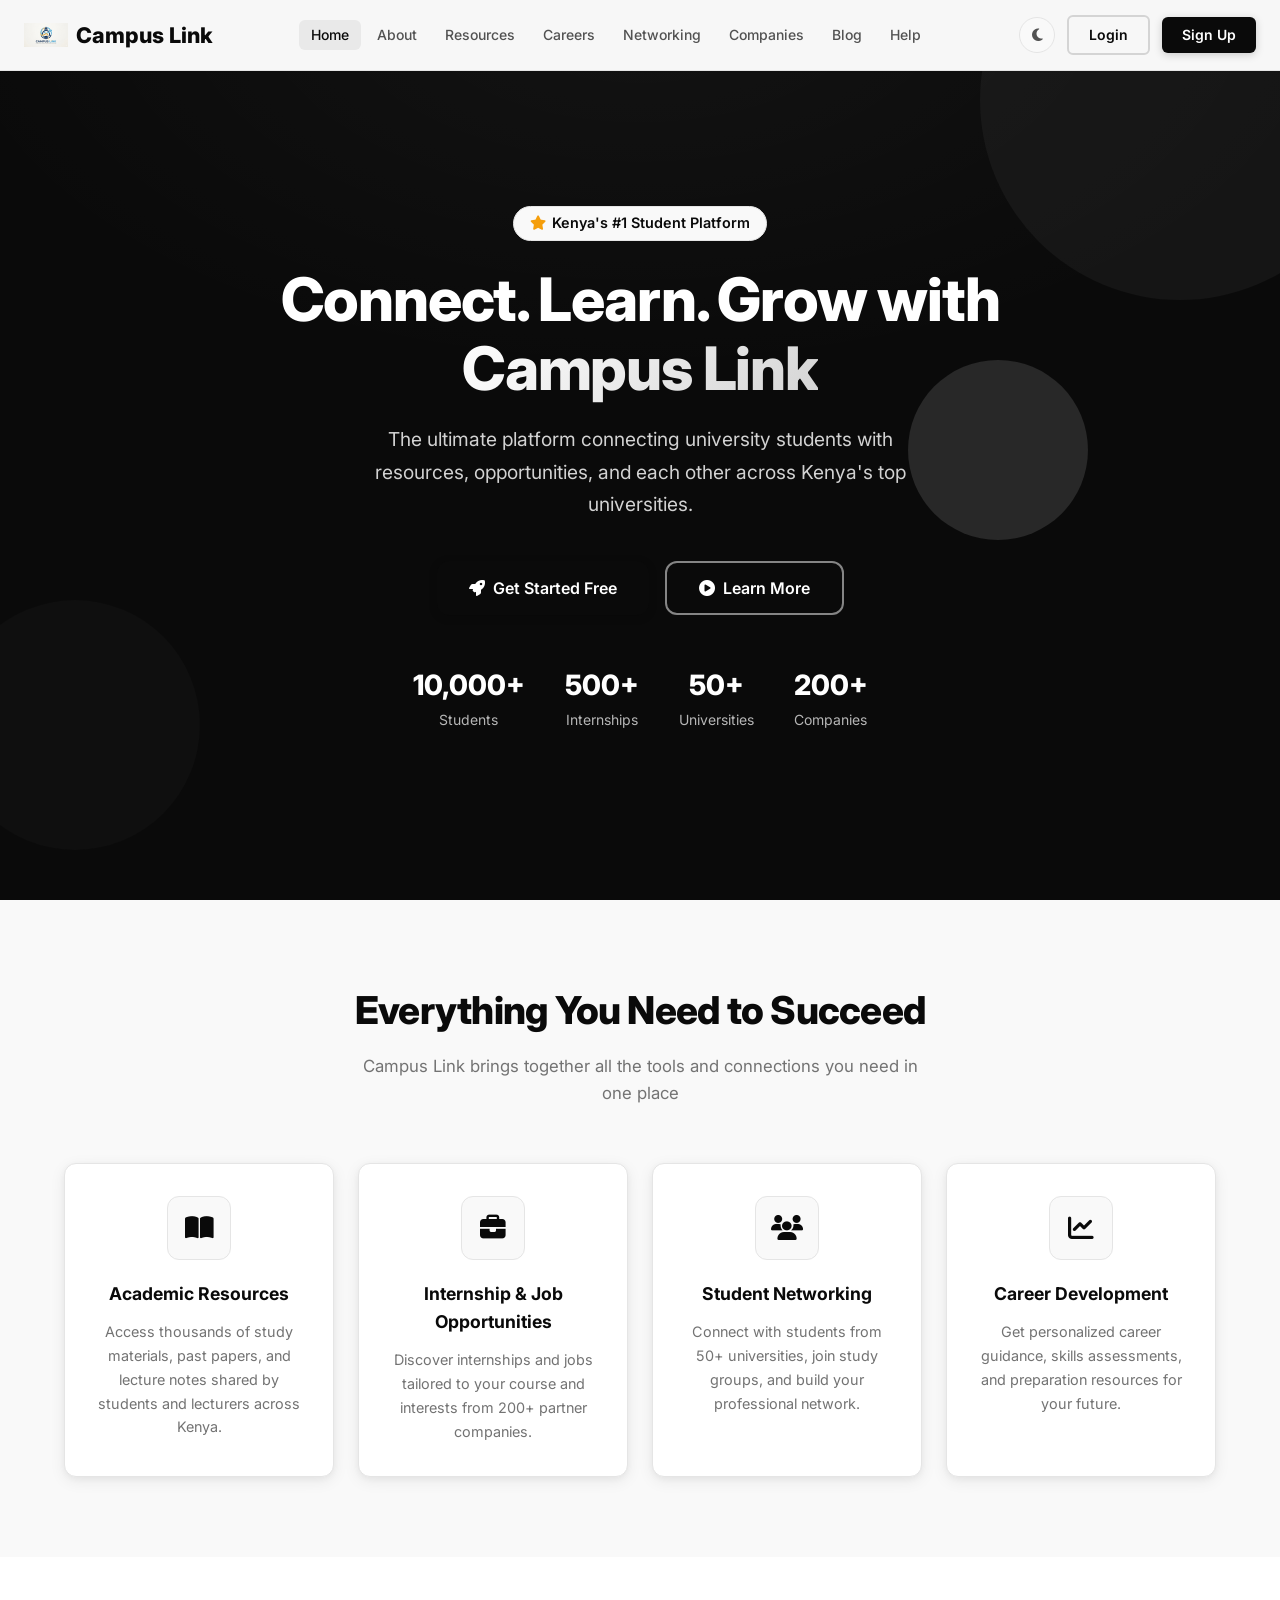
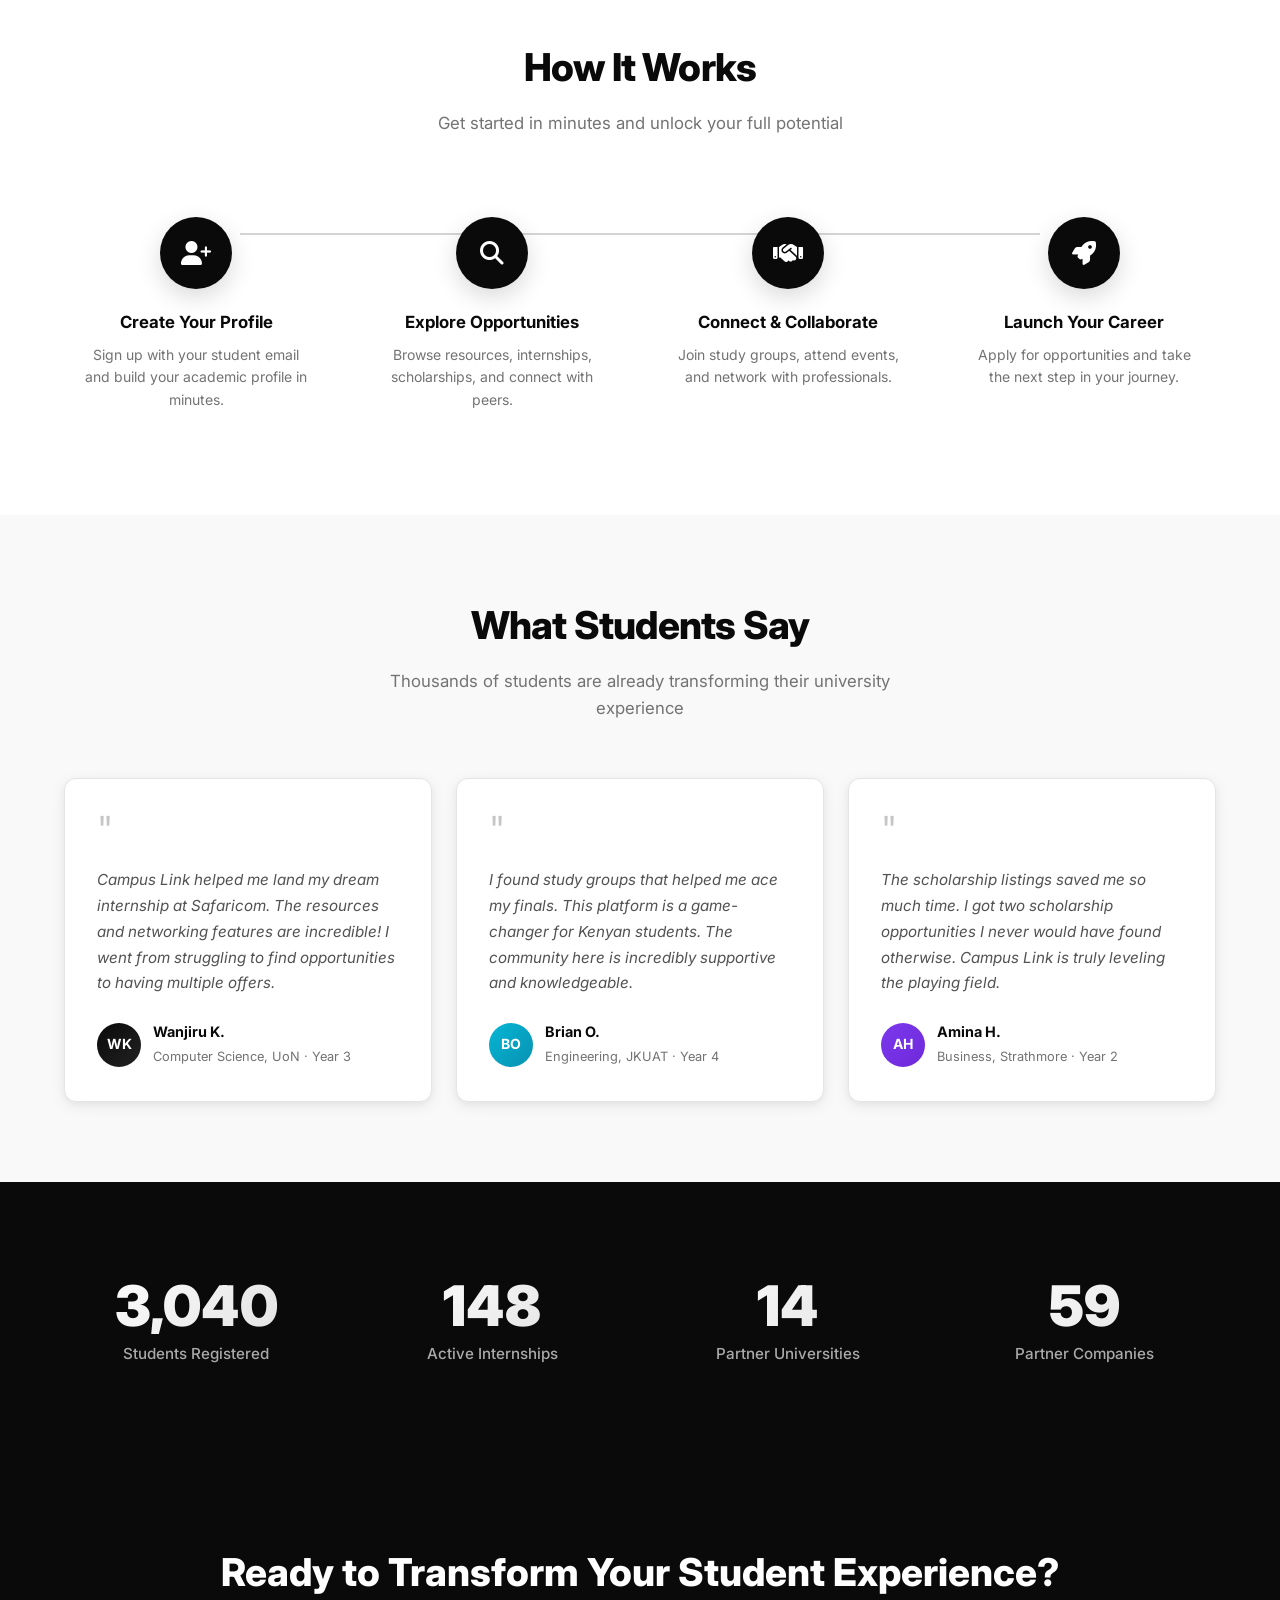
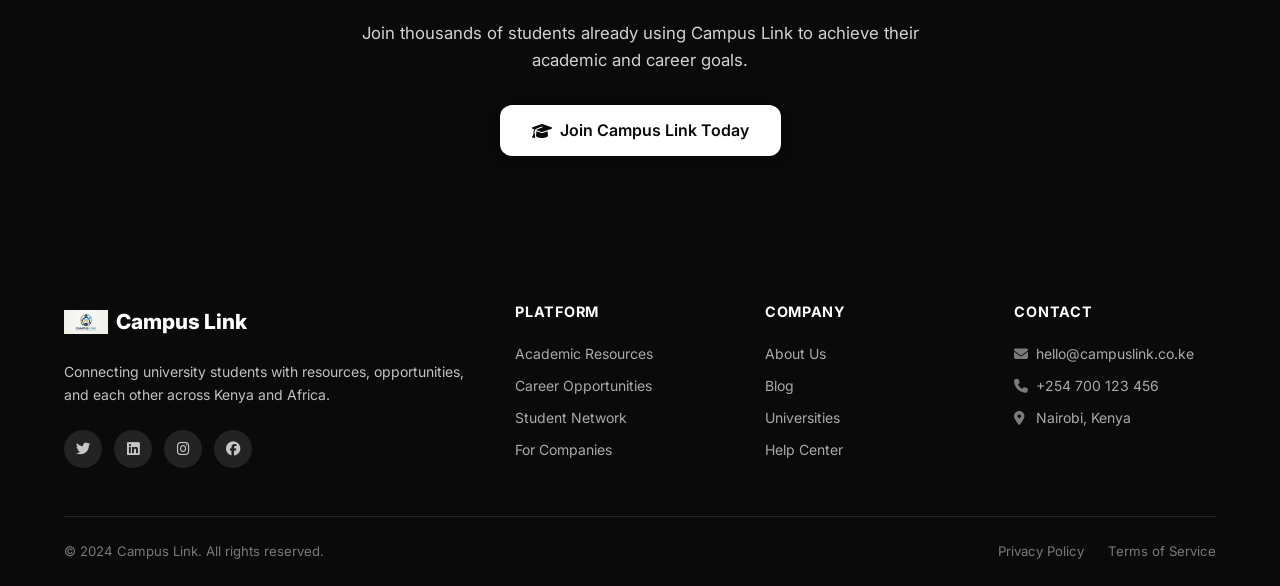
<file: dashboard.html>
<!DOCTYPE html>
<html lang="en">
<head>
  <meta charset="UTF-8">
  <meta name="viewport" content="width=device-width, initial-scale=1.0">
  <title>Dashboard - Campus Link</title>
  <link rel="stylesheet" href="css/style.css">
  <link rel="preconnect" href="https://fonts.googleapis.com">
  <link rel="preconnect" href="https://fonts.gstatic.com" crossorigin>
  <link href="https://fonts.googleapis.com/css2?family=Inter:wght@300;400;500;600;700;800;900&display=swap" rel="stylesheet">
  <link rel="stylesheet" href="https://cdnjs.cloudflare.com/ajax/libs/font-awesome/6.4.0/css/all.min.css">
</head>
<body>

  <!-- NAVIGATION -->
  <nav class="navbar">
    <div class="nav-container">
      <a href="index.html" class="nav-logo"><img src="logo.jpg" alt="Campus Link" class="nav-logo-img"> Campus Link</a>
      <button class="hamburger" id="hamburger" aria-label="Toggle menu"><i class="fas fa-bars"></i></button>
      <ul class="nav-links" id="navLinks">
        <li><a href="index.html" class="nav-link">Home</a></li>
        <li><a href="about.html" class="nav-link">About</a></li>
        <li><a href="resources.html" class="nav-link">Resources</a></li>
        <li><a href="careers.html" class="nav-link">Careers</a></li>
        <li><a href="networking.html" class="nav-link">Networking</a></li>
        <li><a href="companies.html" class="nav-link">Companies</a></li>
        <li><a href="blog.html" class="nav-link">Blog</a></li>
        <li><a href="help.html" class="nav-link">Help</a></li>
      </ul>
      <div class="nav-auth" id="navAuth">
        <button class="theme-toggle" id="themeToggle" aria-label="Toggle dark mode"><i class="fas fa-moon"></i></button>
        <div class="user-nav">
          <button class="notification-btn" title="Notifications">
            <i class="fas fa-bell"></i>
            <span class="notif-badge">2</span>
          </button>
          <div class="user-avatar-nav" id="dashAvatar">AJ</div>
          <span class="user-name-nav">Alex</span>
          <button class="btn btn-secondary btn-sm" onclick="handleLogout()">
            <i class="fas fa-sign-out-alt"></i> Logout
          </button>
        </div>
      </div>
    </div>
  </nav>

  <!-- DASHBOARD LAYOUT -->
  <div class="dashboard-wrapper">

    <!-- SIDEBAR -->
    <aside class="sidebar">
      <div class="sidebar-profile">
        <div class="sidebar-avatar" id="sidebarAvatar">AJ</div>
        <h4 id="sidebarName">Alex Johnson</h4>
        <span id="sidebarUniversity">University of Nairobi</span>
        <div class="progress-container">
          <div class="progress-label">
            <span>Profile Completion</span>
            <span id="sidebarProgressText">75%</span>
          </div>
          <div class="progress-bar">
            <div class="progress-fill" id="sidebarProgressFill" style="width:75%;"></div>
          </div>
        </div>
      </div>

      <nav class="sidebar-nav">
        <a href="dashboard.html" class="sidebar-link active">
          <i class="fas fa-home"></i> Dashboard
        </a>
        <a href="resources.html" class="sidebar-link">
          <i class="fas fa-book"></i> Resources
        </a>
        <a href="careers.html" class="sidebar-link">
          <i class="fas fa-briefcase"></i> Careers
        </a>
        <a href="networking.html" class="sidebar-link">
          <i class="fas fa-users"></i> Network
        </a>
        <a href="#" class="sidebar-link">
          <i class="fas fa-envelope"></i> Messages
          <span class="sidebar-badge">3</span>
        </a>
        <a href="#" class="sidebar-link">
          <i class="fas fa-bookmark"></i> Saved
          <span class="sidebar-badge">5</span>
        </a>
        <a href="#" class="sidebar-link">
          <i class="fas fa-cog"></i> Settings
        </a>
      </nav>
    </aside>

    <!-- MAIN CONTENT -->
    <main class="dashboard-main">

      <!-- WELCOME HEADER -->
      <div class="dashboard-header">
        <div>
          <h1>Welcome back, <span id="welcomeName">Alex</span>! 👋</h1>
          <div class="dashboard-date" id="todayDate">Loading date...</div>
        </div>
        <a href="careers.html" class="btn btn-primary">
          <i class="fas fa-search"></i> Find Opportunities
        </a>
      </div>

      <!-- QUICK STATS -->
      <div class="quick-stats">
        <div class="quick-stat-card">
          <div class="quick-stat-icon indigo"><i class="fas fa-user-circle"></i></div>
          <div>
            <div class="quick-stat-value" id="profileProgressText">75%</div>
            <div class="quick-stat-label">Profile Complete</div>
          </div>
        </div>
        <div class="quick-stat-card">
          <div class="quick-stat-icon purple"><i class="fas fa-bookmark"></i></div>
          <div>
            <div class="quick-stat-value">5</div>
            <div class="quick-stat-label">Saved Jobs</div>
          </div>
        </div>
        <div class="quick-stat-card">
          <div class="quick-stat-icon cyan"><i class="fas fa-envelope"></i></div>
          <div>
            <div class="quick-stat-value">3</div>
            <div class="quick-stat-label">New Messages</div>
          </div>
        </div>
        <div class="quick-stat-card">
          <div class="quick-stat-icon green"><i class="fas fa-bell"></i></div>
          <div>
            <div class="quick-stat-value">2</div>
            <div class="quick-stat-label">Notifications</div>
          </div>
        </div>
      </div>

      <!-- ACTIVITY FEED -->
      <div class="card mb-4">
        <div class="card-body">
          <div class="section-action mb-2">
            <h2 style="font-size:1.1rem;font-weight:700;color:var(--gray-900);">
              <i class="fas fa-stream" style="color:var(--primary);margin-right:0.5rem;"></i> Recent Activity
            </h2>
            <a href="#" style="font-size:0.875rem;color:var(--primary);font-weight:600;">View All</a>
          </div>
          <div class="activity-feed" id="activityFeed">
            <!-- Populated by dashboard.js -->
            <div class="activity-item">
              <div class="activity-icon"><i class="fas fa-briefcase"></i></div>
              <div class="activity-text">New internship posted at <strong>Safaricom</strong> – Software Engineer Intern</div>
              <div class="activity-time">2 hours ago</div>
            </div>
            <div class="activity-item">
              <div class="activity-icon" style="background:rgba(124,58,237,0.1);color:#7c3aed;"><i class="fas fa-graduation-cap"></i></div>
              <div class="activity-text">New scholarship available: <strong>KPLC Engineering Scholarship</strong></div>
              <div class="activity-time">5 hours ago</div>
            </div>
            <div class="activity-item">
              <div class="activity-icon" style="background:rgba(6,182,212,0.1);color:#06b6d4;"><i class="fas fa-users"></i></div>
              <div class="activity-text">Study group invite: <strong>Data Structures Study Group</strong></div>
              <div class="activity-time">1 day ago</div>
            </div>
            <div class="activity-item">
              <div class="activity-icon" style="background:rgba(16,185,129,0.1);color:#10b981;"><i class="fas fa-eye"></i></div>
              <div class="activity-text">Your profile was viewed by <strong>3 recruiters</strong></div>
              <div class="activity-time">2 days ago</div>
            </div>
            <div class="activity-item">
              <div class="activity-icon" style="background:rgba(245,158,11,0.1);color:#f59e0b;"><i class="fas fa-envelope"></i></div>
              <div class="activity-text">New message from <strong>Career Center</strong></div>
              <div class="activity-time">3 days ago</div>
            </div>
          </div>
        </div>
      </div>

      <!-- TWO COLUMN SECTION -->
      <div style="display:grid;grid-template-columns:1fr 1fr;gap:1.5rem;margin-bottom:1.5rem;" class="two-col-grid">

        <!-- Recommended Resources -->
        <div class="card">
          <div class="card-body">
            <div class="section-action mb-3">
              <h2 style="font-size:1.05rem;font-weight:700;color:var(--gray-900);">
                <i class="fas fa-book" style="color:var(--primary);margin-right:0.5rem;"></i> Recommended Resources
              </h2>
              <a href="resources.html" style="font-size:0.825rem;color:var(--primary);font-weight:600;">Browse All</a>
            </div>
            <div id="recommendedResources">
              <div class="resource-card mb-2">
                <div class="resource-icon"><i class="fas fa-code"></i></div>
                <div class="resource-info">
                  <h4>Introduction to Data Structures</h4>
                  <div class="resource-type">Computer Science</div>
                  <div class="resource-downloads"><i class="fas fa-download"></i> 234 downloads</div>
                </div>
                <a href="resources.html" class="btn btn-sm btn-outline">View</a>
              </div>
              <div class="resource-card mb-2">
                <div class="resource-icon" style="background:linear-gradient(135deg,#7c3aed,#6d28d9);"><i class="fas fa-chart-bar"></i></div>
                <div class="resource-info">
                  <h4>Business Communication Guide</h4>
                  <div class="resource-type">Business</div>
                  <div class="resource-downloads"><i class="fas fa-download"></i> 189 downloads</div>
                </div>
                <a href="resources.html" class="btn btn-sm btn-outline">View</a>
              </div>
              <div class="resource-card">
                <div class="resource-icon" style="background:linear-gradient(135deg,#06b6d4,#0891b2);"><i class="fas fa-calculator"></i></div>
                <div class="resource-info">
                  <h4>Engineering Mathematics Notes</h4>
                  <div class="resource-type">Engineering</div>
                  <div class="resource-downloads"><i class="fas fa-download"></i> 312 downloads</div>
                </div>
                <a href="resources.html" class="btn btn-sm btn-outline">View</a>
              </div>
            </div>
          </div>
        </div>

        <!-- Saved Opportunities -->
        <div class="card">
          <div class="card-body">
            <div class="section-action mb-3">
              <h2 style="font-size:1.05rem;font-weight:700;color:var(--gray-900);">
                <i class="fas fa-bookmark" style="color:var(--accent);margin-right:0.5rem;"></i> Saved Opportunities
              </h2>
              <a href="careers.html" style="font-size:0.825rem;color:var(--primary);font-weight:600;">Browse All</a>
            </div>
            <div id="savedOpportunities">
              <div class="saved-job-card" style="background:white;border-radius:12px;padding:1rem 1.25rem;border:1px solid #e2e8f0;margin-bottom:0.75rem;display:flex;align-items:center;gap:1rem;">
                <div class="company-logo" style="background:#16a34a;width:40px;height:40px;font-size:0.65rem;">SAF</div>
                <div style="flex:1;min-width:0;">
                  <div style="font-size:0.875rem;font-weight:700;color:#1e293b;">Software Engineer Intern</div>
                  <div style="font-size:0.8rem;color:#64748b;">Safaricom · Nairobi</div>
                  <div style="font-size:0.8rem;color:#4f46e5;font-weight:600;">KSh 25,000/mo</div>
                </div>
                <button class="btn btn-sm btn-danger remove-saved-btn" title="Remove"><i class="fas fa-times"></i></button>
              </div>
              <div class="saved-job-card" style="background:white;border-radius:12px;padding:1rem 1.25rem;border:1px solid #e2e8f0;margin-bottom:0.75rem;display:flex;align-items:center;gap:1rem;">
                <div class="company-logo" style="background:#4285f4;width:40px;height:40px;font-size:0.65rem;">GOO</div>
                <div style="flex:1;min-width:0;">
                  <div style="font-size:0.875rem;font-weight:700;color:#1e293b;">UX Research Intern</div>
                  <div style="font-size:0.8rem;color:#64748b;">Google Africa · Nairobi</div>
                  <div style="font-size:0.8rem;color:#4f46e5;font-weight:600;">KSh 45,000/mo</div>
                </div>
                <button class="btn btn-sm btn-danger remove-saved-btn" title="Remove"><i class="fas fa-times"></i></button>
              </div>
              <div class="saved-job-card" style="background:white;border-radius:12px;padding:1rem 1.25rem;border:1px solid #e2e8f0;display:flex;align-items:center;gap:1rem;">
                <div class="company-logo" style="background:#2563eb;width:40px;height:40px;font-size:0.65rem;">KCB</div>
                <div style="flex:1;min-width:0;">
                  <div style="font-size:0.875rem;font-weight:700;color:#1e293b;">Data Analyst Intern</div>
                  <div style="font-size:0.8rem;color:#64748b;">KCB Bank · Nairobi</div>
                  <div style="font-size:0.8rem;color:#4f46e5;font-weight:600;">KSh 20,000/mo</div>
                </div>
                <button class="btn btn-sm btn-danger remove-saved-btn" title="Remove"><i class="fas fa-times"></i></button>
              </div>
            </div>
          </div>
        </div>
      </div>

      <!-- PROFILE COMPLETION WIDGET -->
      <div class="card">
        <div class="card-body">
          <div class="section-action mb-3">
            <h2 style="font-size:1.05rem;font-weight:700;color:var(--gray-900);">
              <i class="fas fa-user-check" style="color:var(--success);margin-right:0.5rem;"></i> Complete Your Profile
            </h2>
            <div>
              <div class="progress-label">
                <span id="profileProgressLabel" style="font-size:0.875rem;color:var(--primary);font-weight:600;">75% Complete</span>
              </div>
              <div class="progress-bar" style="width:180px;height:8px;">
                <div class="progress-fill" id="profileProgressFill" style="width:75%;"></div>
              </div>
            </div>
          </div>
          <p style="font-size:0.875rem;color:var(--gray-500);margin-bottom:1.25rem;">Complete your profile to increase visibility to recruiters and get better recommendations.</p>
          <div class="completion-list" id="completionList">
            <div class="completion-item done">
              <i class="fas fa-check-circle" style="color:#10b981;"></i>
              <span style="text-decoration:line-through;color:#94a3b8;">Set your university</span>
            </div>
            <div class="completion-item done">
              <i class="fas fa-check-circle" style="color:#10b981;"></i>
              <span style="text-decoration:line-through;color:#94a3b8;">Add your full name</span>
            </div>
            <div class="completion-item">
              <i class="fas fa-exclamation-circle" style="color:#f59e0b;"></i>
              <span>Add a bio to your profile</span>
            </div>
            <div class="completion-item">
              <i class="fas fa-exclamation-circle" style="color:#f59e0b;"></i>
              <span>Upload a profile photo</span>
            </div>
            <div class="completion-item">
              <i class="fas fa-exclamation-circle" style="color:#f59e0b;"></i>
              <span>Verify your student email</span>
            </div>
          </div>
          <button class="btn btn-primary mt-3" style="margin-top:1.25rem;">
            <i class="fas fa-edit"></i> Edit Profile
          </button>
        </div>
      </div>

    </main>
  </div>

  <!-- LOGIN MODAL -->
  <div class="modal-overlay" id="loginModal">
    <div class="modal">
      <button class="modal-close" id="closeLoginModal" aria-label="Close"><i class="fas fa-times"></i></button>
      <div class="modal-header">
        <i class="fas fa-graduation-cap modal-logo-icon"></i>
        <h2>Welcome Back</h2>
        <p>Sign in to your Campus Link account</p>
      </div>
      <form class="modal-form" id="loginForm" novalidate>
        <div class="form-group">
          <label for="loginEmail">Email Address</label>
          <input type="email" id="loginEmail" placeholder="demo@campuslink.com" required>
        </div>
        <div class="form-group">
          <label for="loginPassword">Password</label>
          <input type="password" id="loginPassword" placeholder="demo123" required>
        </div>
        <div class="form-error" id="loginError"></div>
        <button type="submit" class="btn btn-primary btn-full"><i class="fas fa-sign-in-alt"></i> Sign In</button>
        <p class="modal-switch">Don't have an account? <a href="#" id="switchToSignup">Sign Up</a></p>
        <p class="demo-hint"><i class="fas fa-info-circle"></i> Demo: demo@campuslink.com / demo123</p>
      </form>
    </div>
  </div>

  <!-- SIGNUP MODAL -->
  <div class="modal-overlay" id="signupModal">
    <div class="modal">
      <button class="modal-close" id="closeSignupModal" aria-label="Close"><i class="fas fa-times"></i></button>
      <div class="modal-header">
        <i class="fas fa-graduation-cap modal-logo-icon"></i>
        <h2>Join Campus Link</h2>
        <p>Create your free student account</p>
      </div>
      <form class="modal-form" id="signupForm" novalidate>
        <div class="form-group">
          <label for="signupName">Full Name</label>
          <input type="text" id="signupName" placeholder="Your full name" required>
        </div>
        <div class="form-group">
          <label for="signupEmail">Email Address</label>
          <input type="email" id="signupEmail" placeholder="student@university.ac.ke" required>
        </div>
        <div class="form-group">
          <label for="signupUniversity">University</label>
          <select id="signupUniversity">
            <option value="">Select your university</option>
            <option>University of Nairobi</option>
            <option>Strathmore University</option>
            <option>JKUAT</option>
            <option>Kenyatta University</option>
            <option>Moi University</option>
            <option>Egerton University</option>
          </select>
        </div>
        <div class="form-group">
          <label for="signupPassword">Password</label>
          <input type="password" id="signupPassword" placeholder="Min 6 characters" required>
        </div>
        <div class="form-error" id="signupError"></div>
        <button type="submit" class="btn btn-primary btn-full"><i class="fas fa-user-plus"></i> Create Account</button>
        <p class="modal-switch">Already have an account? <a href="#" id="switchToLogin">Sign In</a></p>
      </form>
    </div>
  </div>

  <script src="js/main.js"></script>
  <script src="js/auth.js"></script>
  <script src="js/dashboard.js"></script>
  <script>
    // Responsive two-column grid
    const twoCol = document.querySelector('.two-col-grid');
    if (twoCol && window.innerWidth <= 768) {
      twoCol.style.gridTemplateColumns = '1fr';
    }
    window.addEventListener('resize', () => {
      if (twoCol) twoCol.style.gridTemplateColumns = window.innerWidth <= 768 ? '1fr' : '1fr 1fr';
    });
    // Remove saved handlers
    document.querySelectorAll('.remove-saved-btn').forEach(btn => {
      btn.addEventListener('click', function() {
        const card = this.closest('.saved-job-card');
        if (card) { card.style.opacity='0'; card.style.transition='opacity 0.3s'; setTimeout(()=>card.remove(),300); }
      });
    });
  </script>
</body>
</html>
</file>
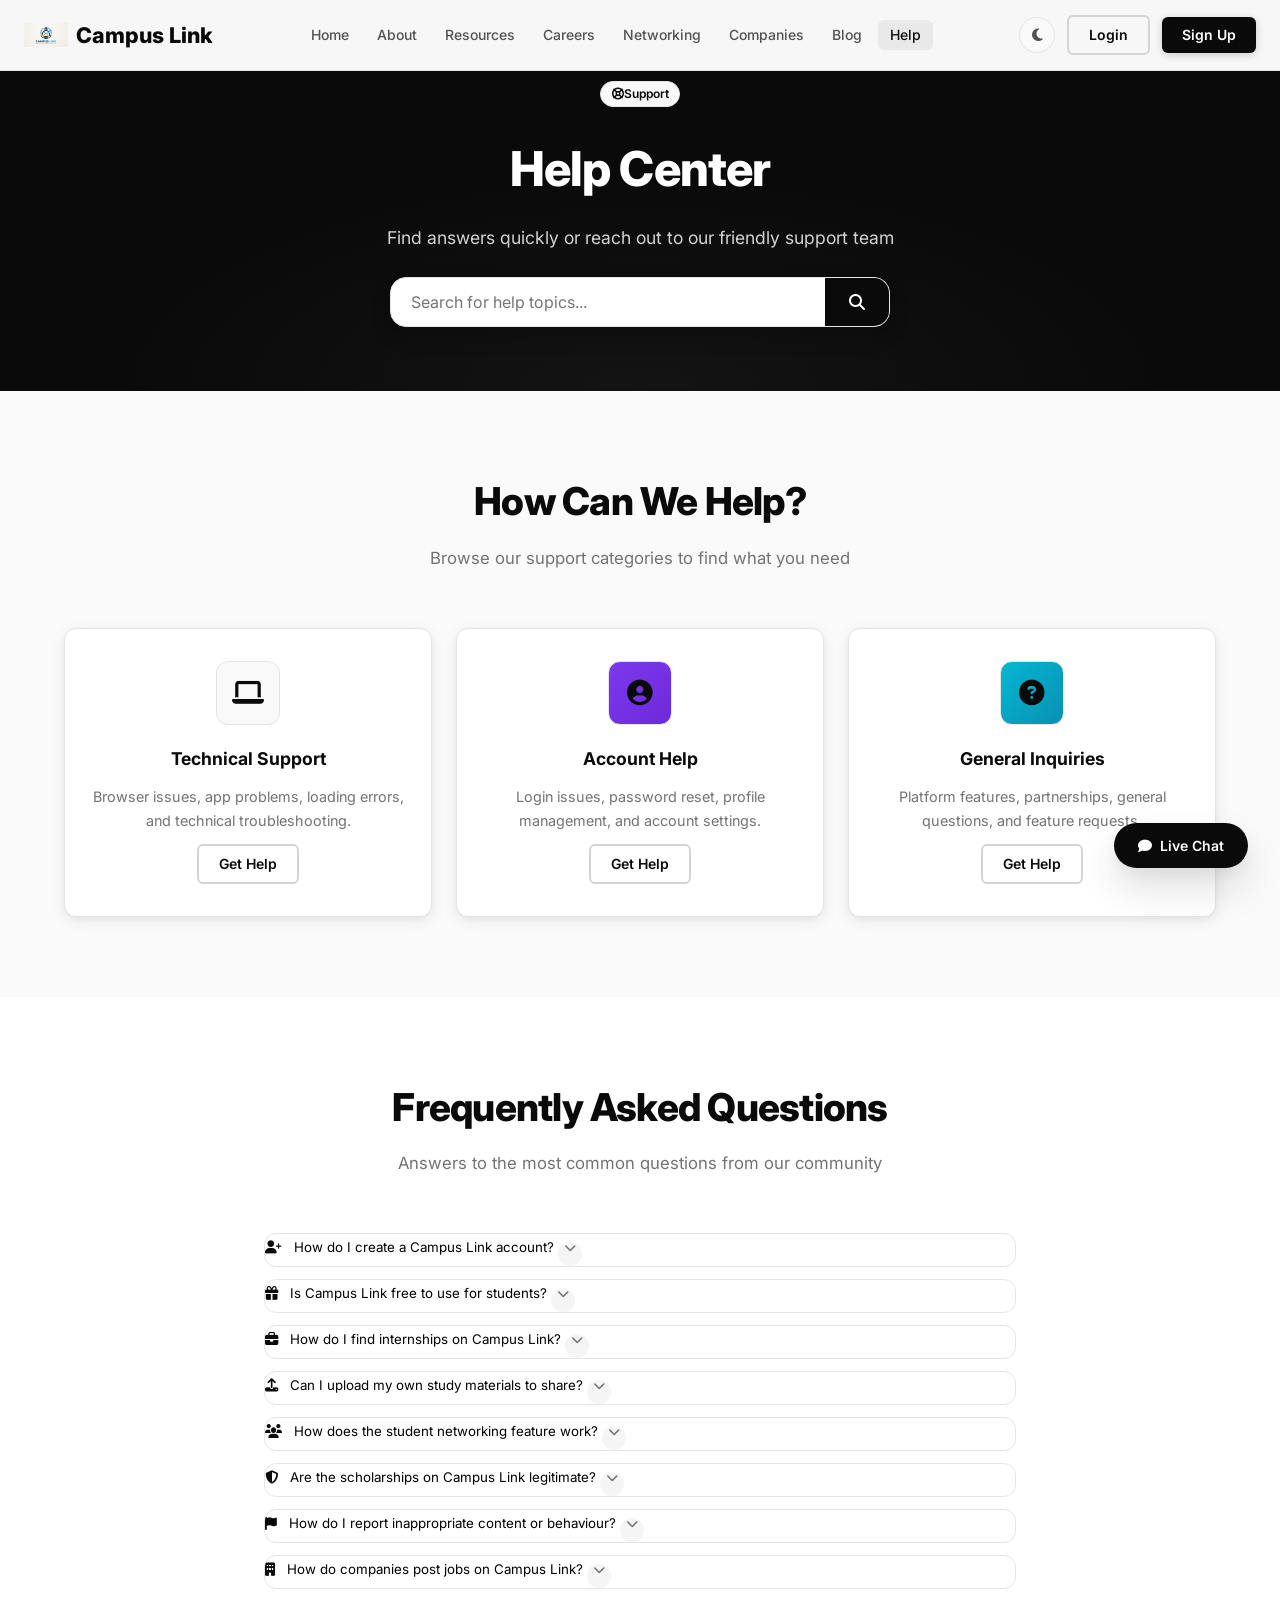
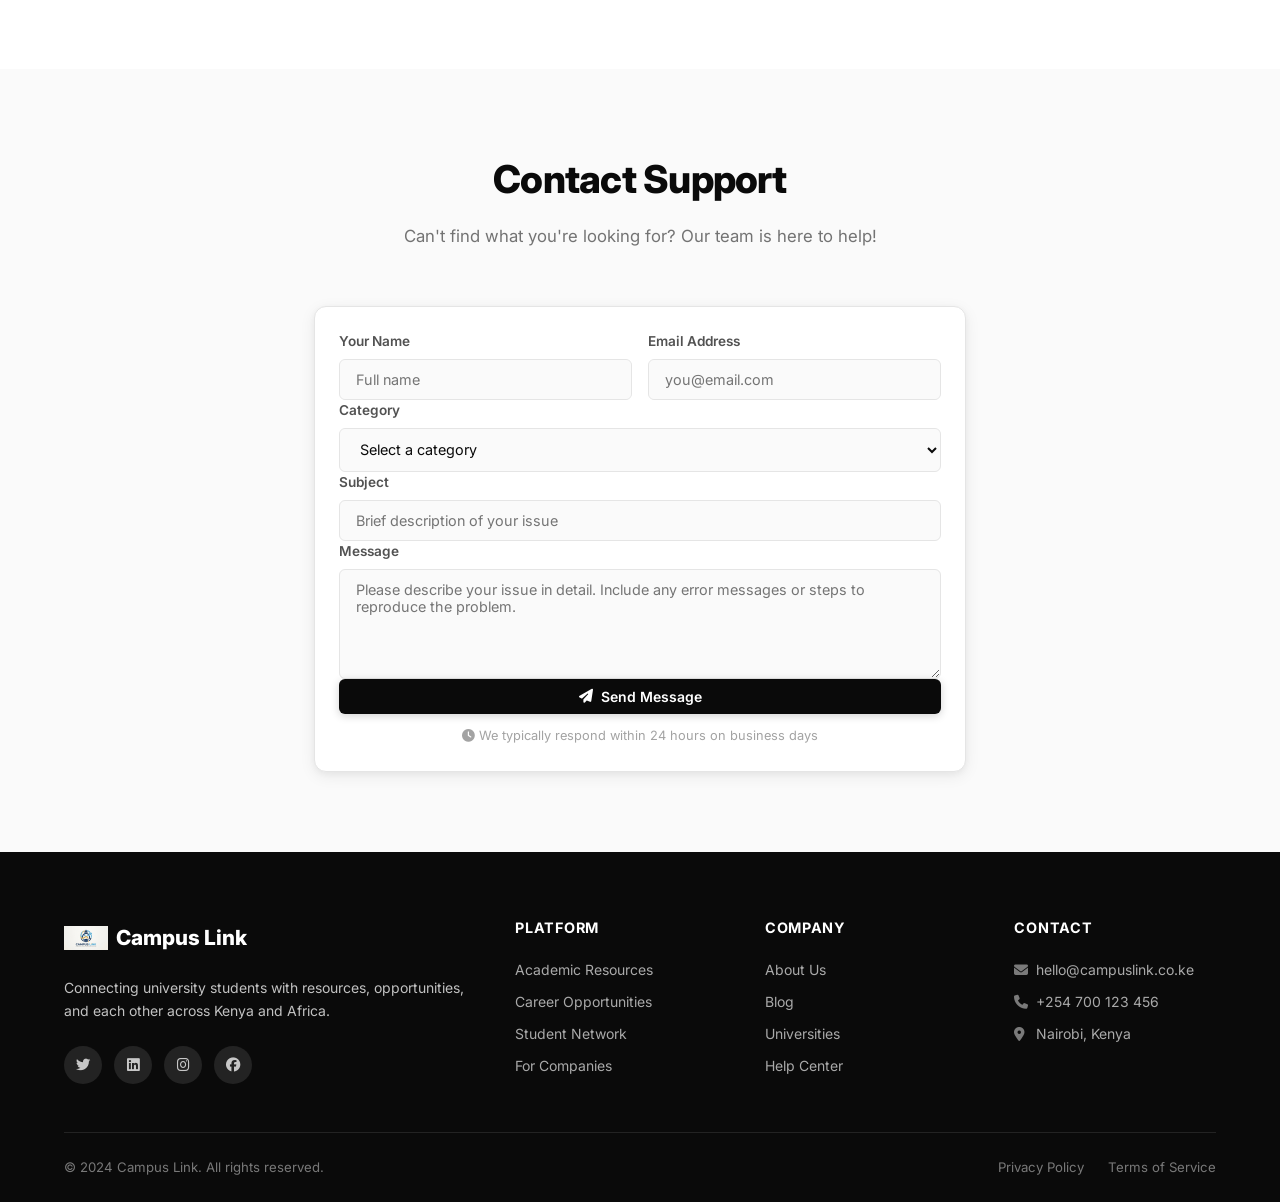
<file: help.html>
<!DOCTYPE html>
<html lang="en">
<head>
  <meta charset="UTF-8">
  <meta name="viewport" content="width=device-width, initial-scale=1.0">
  <title>Help Center - Campus Link</title>
  <meta name="description" content="Get help with Campus Link. Find answers to frequently asked questions, contact support, or chat with us live.">
  <link rel="stylesheet" href="css/style.css">
  <link rel="preconnect" href="https://fonts.googleapis.com">
  <link rel="preconnect" href="https://fonts.gstatic.com" crossorigin>
  <link href="https://fonts.googleapis.com/css2?family=Inter:wght@300;400;500;600;700;800;900&display=swap" rel="stylesheet">
  <link rel="stylesheet" href="https://cdnjs.cloudflare.com/ajax/libs/font-awesome/6.4.0/css/all.min.css">
</head>
<body>

  <!-- NAVIGATION -->
  <nav class="navbar">
    <div class="nav-container">
      <a href="index.html" class="nav-logo"><img src="logo.jpg" alt="Campus Link" class="nav-logo-img"> Campus Link</a>
      <button class="hamburger" id="hamburger" aria-label="Toggle menu"><i class="fas fa-bars"></i></button>
      <ul class="nav-links" id="navLinks">
        <li><a href="index.html" class="nav-link">Home</a></li>
        <li><a href="about.html" class="nav-link">About</a></li>
        <li><a href="resources.html" class="nav-link">Resources</a></li>
        <li><a href="careers.html" class="nav-link">Careers</a></li>
        <li><a href="networking.html" class="nav-link">Networking</a></li>
        <li><a href="companies.html" class="nav-link">Companies</a></li>
        <li><a href="blog.html" class="nav-link">Blog</a></li>
        <li><a href="help.html" class="nav-link">Help</a></li>
      </ul>
      <div class="nav-auth" id="navAuth">
        <button class="theme-toggle" id="themeToggle" aria-label="Toggle dark mode"><i class="fas fa-moon"></i></button>
        <button class="btn btn-outline" id="loginBtn">Login</button>
        <button class="btn btn-primary" id="signupBtn">Sign Up</button>
      </div>
    </div>
  </nav>

  <!-- HERO -->
  <section class="page-hero" style="padding:5rem 0 4rem;">
    <div class="page-hero-content">
      <div class="badge badge-primary mb-3"><i class="fas fa-life-ring"></i> Support</div>
      <h1>Help Center</h1>
      <p>Find answers quickly or reach out to our friendly support team</p>
      <div class="search-bar hero-search" style="margin-top:1.5rem;max-width:500px;margin-left:auto;margin-right:auto;">
        <input type="text" id="helpSearch" placeholder="Search for help topics...">
        <button><i class="fas fa-search"></i></button>
      </div>
    </div>
  </section>

  <!-- SUPPORT CATEGORIES -->
  <section style="background:var(--gray-50);">
    <div class="container">
      <div class="section-header">
        <h2>How Can We Help?</h2>
        <p>Browse our support categories to find what you need</p>
      </div>
      <div style="display:grid;grid-template-columns:repeat(3,1fr);gap:1.5rem;" class="support-grid">
        <div class="feature-card animate-on-scroll" style="text-align:center;cursor:pointer;" onclick="document.getElementById('faq').scrollIntoView({behavior:'smooth'})">
          <div class="feature-icon"><i class="fas fa-laptop"></i></div>
          <h3>Technical Support</h3>
          <p>Browser issues, app problems, loading errors, and technical troubleshooting.</p>
          <a href="#faq" class="btn btn-outline" style="margin-top:0.75rem;">Get Help</a>
        </div>
        <div class="feature-card animate-on-scroll" style="text-align:center;cursor:pointer;" onclick="document.getElementById('faq').scrollIntoView({behavior:'smooth'})">
          <div class="feature-icon" style="background:linear-gradient(135deg,#7c3aed,#6d28d9);"><i class="fas fa-user-circle"></i></div>
          <h3>Account Help</h3>
          <p>Login issues, password reset, profile management, and account settings.</p>
          <a href="#faq" class="btn btn-outline" style="margin-top:0.75rem;">Get Help</a>
        </div>
        <div class="feature-card animate-on-scroll" style="text-align:center;cursor:pointer;" onclick="document.getElementById('faq').scrollIntoView({behavior:'smooth'})">
          <div class="feature-icon" style="background:linear-gradient(135deg,#06b6d4,#0891b2);"><i class="fas fa-question-circle"></i></div>
          <h3>General Inquiries</h3>
          <p>Platform features, partnerships, general questions, and feature requests.</p>
          <a href="#faq" class="btn btn-outline" style="margin-top:0.75rem;">Get Help</a>
        </div>
      </div>
    </div>
  </section>

  <!-- FAQ -->
  <section id="faq" style="background:white;">
    <div class="container" style="max-width:800px;">
      <div class="section-header">
        <h2>Frequently Asked Questions</h2>
        <p>Answers to the most common questions from our community</p>
      </div>
      <div class="accordion">
        <div class="accordion-item">
          <button class="accordion-header">
            <span><i class="fas fa-user-plus" style="color:var(--primary);margin-right:0.75rem;"></i>How do I create a Campus Link account?</span>
            <i class="fas fa-chevron-down accordion-icon"></i>
          </button>
          <div class="accordion-content">
            <p>Creating a Campus Link account is completely free and takes less than 2 minutes! Simply click the <strong>Sign Up</strong> button in the top navigation, enter your full name, student email address, select your university, and create a password. Once you verify your email, you'll have full access to all Campus Link features including resources, internships, networking, and more.</p>
          </div>
        </div>
        <div class="accordion-item">
          <button class="accordion-header">
            <span><i class="fas fa-gift" style="color:var(--primary);margin-right:0.75rem;"></i>Is Campus Link free to use for students?</span>
            <i class="fas fa-chevron-down accordion-icon"></i>
          </button>
          <div class="accordion-content">
            <p>Yes! Campus Link is <strong>100% free</strong> for all university students. You can access academic resources, browse internships and scholarships, connect with other students, join study groups, and use all core platform features at no cost. We believe every student deserves equal access to opportunities regardless of their financial background.</p>
          </div>
        </div>
        <div class="accordion-item">
          <button class="accordion-header">
            <span><i class="fas fa-briefcase" style="color:var(--primary);margin-right:0.75rem;"></i>How do I find internships on Campus Link?</span>
            <i class="fas fa-chevron-down accordion-icon"></i>
          </button>
          <div class="accordion-content">
            <p>Visit the <a href="careers.html" style="color:var(--primary);">Careers page</a> and browse the <strong>Internships</strong> tab to see all available opportunities. Use the filter sidebar on the left to narrow results by location (Nairobi, Remote, etc.), field of study, salary range, and posting date. You can also use the search bar to find internships by company name, role, or required skills. Click "Apply Now" on any listing to submit your application.</p>
          </div>
        </div>
        <div class="accordion-item">
          <button class="accordion-header">
            <span><i class="fas fa-upload" style="color:var(--primary);margin-right:0.75rem;"></i>Can I upload my own study materials to share?</span>
            <i class="fas fa-chevron-down accordion-icon"></i>
          </button>
          <div class="accordion-content">
            <p>Absolutely! Campus Link encourages students to share their notes and study materials with the community. Go to the <a href="resources.html" style="color:var(--primary);">Resources page</a> and click the <strong>Upload Resource</strong> button. You can upload PDFs, Word documents, and PowerPoint files up to 20MB. All uploads are reviewed by our moderation team before being published to ensure quality and appropriateness.</p>
          </div>
        </div>
        <div class="accordion-item">
          <button class="accordion-header">
            <span><i class="fas fa-users" style="color:var(--primary);margin-right:0.75rem;"></i>How does the student networking feature work?</span>
            <i class="fas fa-chevron-down accordion-icon"></i>
          </button>
          <div class="accordion-content">
            <p>The <a href="networking.html" style="color:var(--primary);">Networking page</a> lets you browse student profiles from universities across Kenya. Click <strong>Connect</strong> on any profile to send a connection request. Once accepted, you can message each other directly. You can also join academic communities (like the CS Hub or Business Network), participate in discussion forums, join study groups, and RSVP to events — all in one place.</p>
          </div>
        </div>
        <div class="accordion-item">
          <button class="accordion-header">
            <span><i class="fas fa-shield-alt" style="color:var(--primary);margin-right:0.75rem;"></i>Are the scholarships on Campus Link legitimate?</span>
            <i class="fas fa-chevron-down accordion-icon"></i>
          </button>
          <div class="accordion-content">
            <p>Yes. Every scholarship listed on Campus Link is <strong>manually verified</strong> by our team before being published. We check that the provider is a legitimate organization, the application process is transparent, and there are no hidden fees. We work directly with companies, foundations, and government bodies to source authentic scholarship opportunities. If you ever suspect a fraudulent listing, please report it immediately using the report button.</p>
          </div>
        </div>
        <div class="accordion-item">
          <button class="accordion-header">
            <span><i class="fas fa-flag" style="color:var(--primary);margin-right:0.75rem;"></i>How do I report inappropriate content or behaviour?</span>
            <i class="fas fa-chevron-down accordion-icon"></i>
          </button>
          <div class="accordion-content">
            <p>Campus Link has a zero-tolerance policy for harassment, spam, and inappropriate content. To report any content, click the <strong>three-dot menu</strong> (⋮) on any post, resource, profile, or message and select "Report". Alternatively, email us directly at <a href="mailto:report@campuslink.co.ke" style="color:var(--primary);">report@campuslink.co.ke</a>. All reports are handled confidentially and our team responds within 24 hours.</p>
          </div>
        </div>
        <div class="accordion-item">
          <button class="accordion-header">
            <span><i class="fas fa-building" style="color:var(--primary);margin-right:0.75rem;"></i>How do companies post jobs on Campus Link?</span>
            <i class="fas fa-chevron-down accordion-icon"></i>
          </button>
          <div class="accordion-content">
            <p>Companies and recruiters can create a free recruiter account on Campus Link. Visit our <a href="companies.html" style="color:var(--primary);">Companies page</a> and click <strong>Create Recruiter Account</strong>. Once verified, you can post internship and job listings, search student profiles by skills and university, and engage directly with top student talent. For enterprise partnerships, contact us at <a href="mailto:partners@campuslink.co.ke" style="color:var(--primary);">partners@campuslink.co.ke</a>.</p>
          </div>
        </div>
      </div>
    </div>
  </section>

  <!-- CONTACT SUPPORT -->
  <section style="background:var(--gray-50);">
    <div class="container" style="max-width:700px;">
      <div class="section-header">
        <h2>Contact Support</h2>
        <p>Can't find what you're looking for? Our team is here to help!</p>
      </div>
      <div class="card">
        <div class="card-body">
          <form id="supportForm" onsubmit="event.preventDefault();this.reset();document.getElementById('supportSuccess').style.display='block';setTimeout(()=>document.getElementById('supportSuccess').style.display='none',4000);">
            <div id="supportSuccess" style="display:none;background:#ecfdf5;border:1px solid #a7f3d0;border-radius:var(--radius-sm);padding:1rem;margin-bottom:1.25rem;color:#065f46;font-size:0.875rem;text-align:center;">
              <i class="fas fa-check-circle"></i> Message sent! We'll get back to you within 24 hours.
            </div>
            <div style="display:grid;grid-template-columns:1fr 1fr;gap:1rem;" class="form-two-col">
              <div class="form-group">
                <label>Your Name</label>
                <input type="text" placeholder="Full name" required>
              </div>
              <div class="form-group">
                <label>Email Address</label>
                <input type="email" placeholder="you@email.com" required>
              </div>
            </div>
            <div class="form-group">
              <label>Category</label>
              <select required>
                <option value="">Select a category</option>
                <option>Technical Support</option>
                <option>Account Help</option>
                <option>Billing / Payments</option>
                <option>Report Content</option>
                <option>Partnership Inquiry</option>
                <option>General Question</option>
                <option>Feature Request</option>
              </select>
            </div>
            <div class="form-group">
              <label>Subject</label>
              <input type="text" placeholder="Brief description of your issue">
            </div>
            <div class="form-group">
              <label>Message</label>
              <textarea rows="5" placeholder="Please describe your issue in detail. Include any error messages or steps to reproduce the problem." required></textarea>
            </div>
            <button type="submit" class="btn btn-primary btn-full">
              <i class="fas fa-paper-plane"></i> Send Message
            </button>
            <p style="font-size:0.8rem;color:var(--gray-400);text-align:center;margin-top:0.75rem;">
              <i class="fas fa-clock"></i> We typically respond within 24 hours on business days
            </p>
          </form>
        </div>
      </div>
    </div>
  </section>

  <!-- FOOTER -->
  <footer class="footer">
    <div class="container">
      <div class="footer-grid">
        <div class="footer-brand">
          <a href="index.html" class="footer-logo"><img src="logo.jpg" alt="Campus Link" class="nav-logo-img"> Campus Link</a>
          <p>Connecting university students with resources, opportunities, and each other across Kenya and Africa.</p>
          <div class="social-links">
            <a href="#"><i class="fab fa-twitter"></i></a>
            <a href="#"><i class="fab fa-linkedin"></i></a>
            <a href="#"><i class="fab fa-instagram"></i></a>
            <a href="#"><i class="fab fa-facebook"></i></a>
          </div>
        </div>
        <div class="footer-links">
          <h4>Platform</h4>
          <ul>
            <li><a href="resources.html">Academic Resources</a></li>
            <li><a href="careers.html">Career Opportunities</a></li>
            <li><a href="networking.html">Student Network</a></li>
            <li><a href="companies.html">For Companies</a></li>
          </ul>
        </div>
        <div class="footer-links">
          <h4>Company</h4>
          <ul>
            <li><a href="about.html">About Us</a></li>
            <li><a href="blog.html">Blog</a></li>
            <li><a href="universities.html">Universities</a></li>
            <li><a href="help.html">Help Center</a></li>
          </ul>
        </div>
        <div class="footer-links">
          <h4>Contact</h4>
          <ul>
            <li><i class="fas fa-envelope"></i> hello@campuslink.co.ke</li>
            <li><i class="fas fa-phone"></i> +254 700 123 456</li>
            <li><i class="fas fa-map-marker-alt"></i> Nairobi, Kenya</li>
          </ul>
        </div>
      </div>
      <div class="footer-bottom">
        <p>&copy; 2024 Campus Link. All rights reserved.</p>
        <div class="footer-legal"><a href="#">Privacy Policy</a><a href="#">Terms of Service</a></div>
      </div>
    </div>
  </footer>

  <!-- LIVE CHAT BUTTON -->
  <button class="live-chat-btn" onclick="alert('Live chat is available Monday–Friday 8AM–6PM EAT. For urgent help, email hello@campuslink.co.ke')">
    <i class="fas fa-comment"></i>
    <span>Live Chat</span>
  </button>

  <!-- LOGIN MODAL -->
  <div class="modal-overlay" id="loginModal">
    <div class="modal">
      <button class="modal-close" id="closeLoginModal" aria-label="Close"><i class="fas fa-times"></i></button>
      <div class="modal-header"><i class="fas fa-graduation-cap modal-logo-icon"></i><h2>Welcome Back</h2><p>Sign in to your Campus Link account</p></div>
      <form class="modal-form" id="loginForm" novalidate>
        <div class="form-group"><label for="loginEmail">Email Address</label><input type="email" id="loginEmail" placeholder="demo@campuslink.com" required></div>
        <div class="form-group"><label for="loginPassword">Password</label><input type="password" id="loginPassword" placeholder="demo123" required></div>
        <div class="form-error" id="loginError"></div>
        <button type="submit" class="btn btn-primary btn-full"><i class="fas fa-sign-in-alt"></i> Sign In</button>
        <p class="modal-switch">Don't have an account? <a href="#" id="switchToSignup">Sign Up</a></p>
        <p class="demo-hint"><i class="fas fa-info-circle"></i> Demo: demo@campuslink.com / demo123</p>
      </form>
    </div>
  </div>
  <!-- SIGNUP MODAL -->
  <div class="modal-overlay" id="signupModal">
    <div class="modal">
      <button class="modal-close" id="closeSignupModal" aria-label="Close"><i class="fas fa-times"></i></button>
      <div class="modal-header"><i class="fas fa-graduation-cap modal-logo-icon"></i><h2>Join Campus Link</h2><p>Create your free student account</p></div>
      <form class="modal-form" id="signupForm" novalidate>
        <div class="form-group"><label for="signupName">Full Name</label><input type="text" id="signupName" placeholder="Your full name" required></div>
        <div class="form-group"><label for="signupEmail">Email Address</label><input type="email" id="signupEmail" placeholder="student@university.ac.ke" required></div>
        <div class="form-group"><label for="signupUniversity">University</label><select id="signupUniversity"><option value="">Select your university</option><option>University of Nairobi</option><option>Strathmore University</option><option>JKUAT</option><option>Kenyatta University</option><option>Moi University</option><option>Egerton University</option></select></div>
        <div class="form-group"><label for="signupPassword">Password</label><input type="password" id="signupPassword" placeholder="Min 6 characters" required></div>
        <div class="form-error" id="signupError"></div>
        <button type="submit" class="btn btn-primary btn-full"><i class="fas fa-user-plus"></i> Create Account</button>
        <p class="modal-switch">Already have an account? <a href="#" id="switchToLogin">Sign In</a></p>
      </form>
    </div>
  </div>

  <script src="js/main.js"></script>
  <script src="js/auth.js"></script>
  <script>
    const supportGrid = document.querySelector('.support-grid');
    if (supportGrid && window.innerWidth <= 768) { supportGrid.style.gridTemplateColumns = '1fr'; }
    window.addEventListener('resize', () => {
      if (supportGrid) supportGrid.style.gridTemplateColumns = window.innerWidth <= 768 ? '1fr' : 'repeat(3,1fr)';
    });
    const formTwoCol = document.querySelector('.form-two-col');
    if (formTwoCol && window.innerWidth <= 640) { formTwoCol.style.gridTemplateColumns = '1fr'; }
    window.addEventListener('resize', () => {
      if (formTwoCol) formTwoCol.style.gridTemplateColumns = window.innerWidth <= 640 ? '1fr' : '1fr 1fr';
    });
  </script>
</body>
</html>
</file>
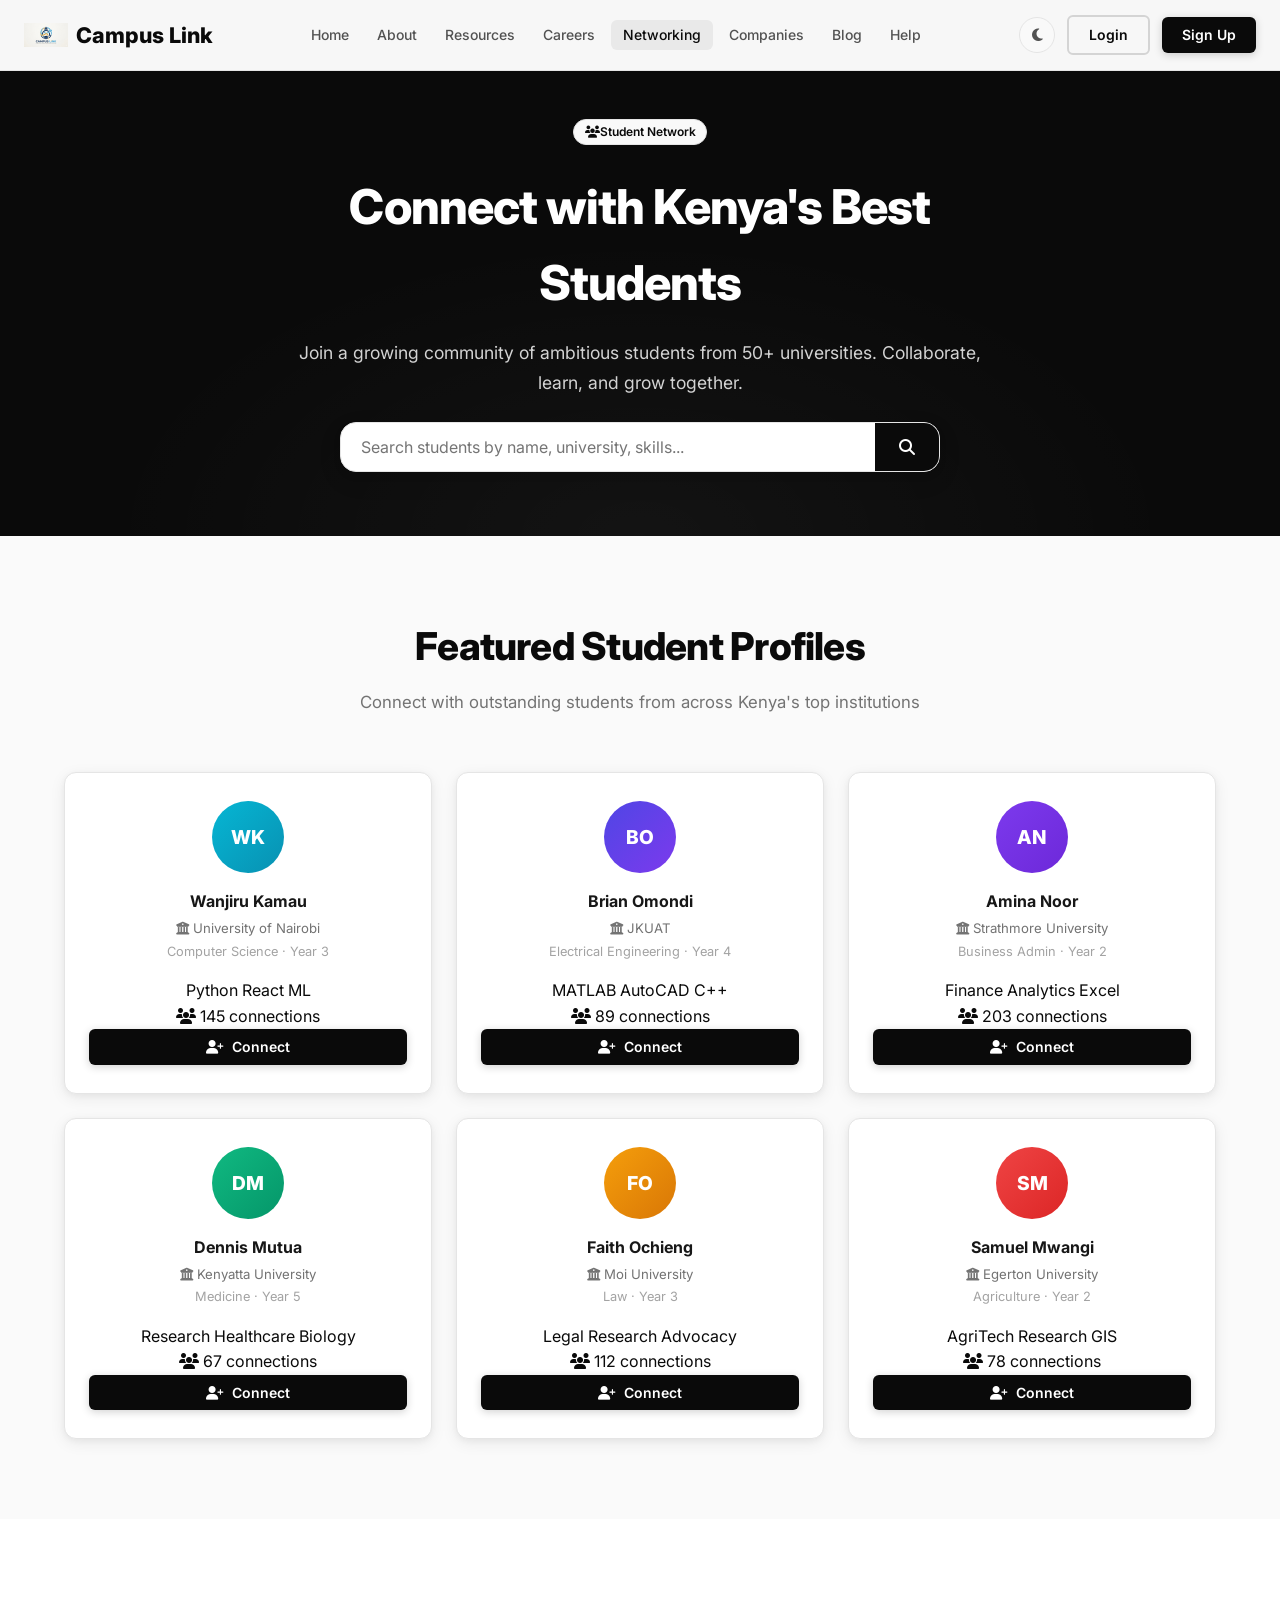
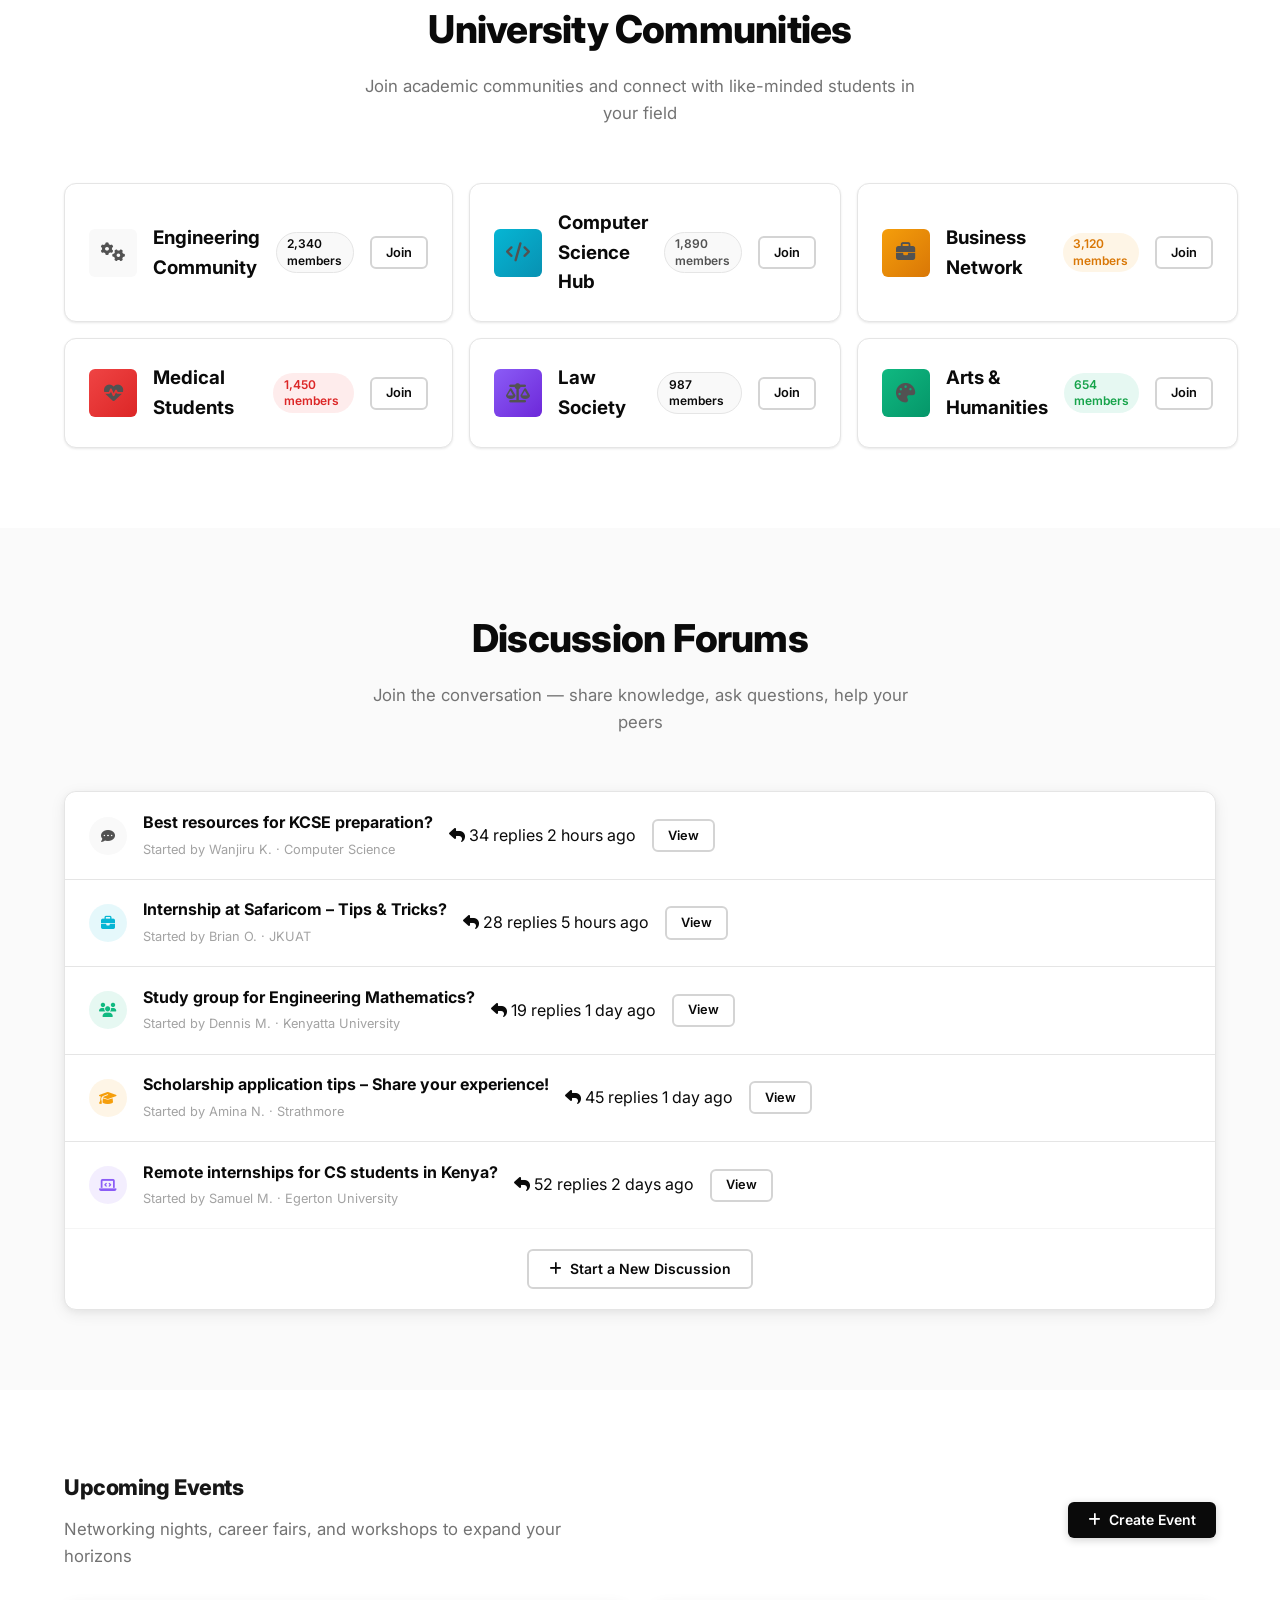
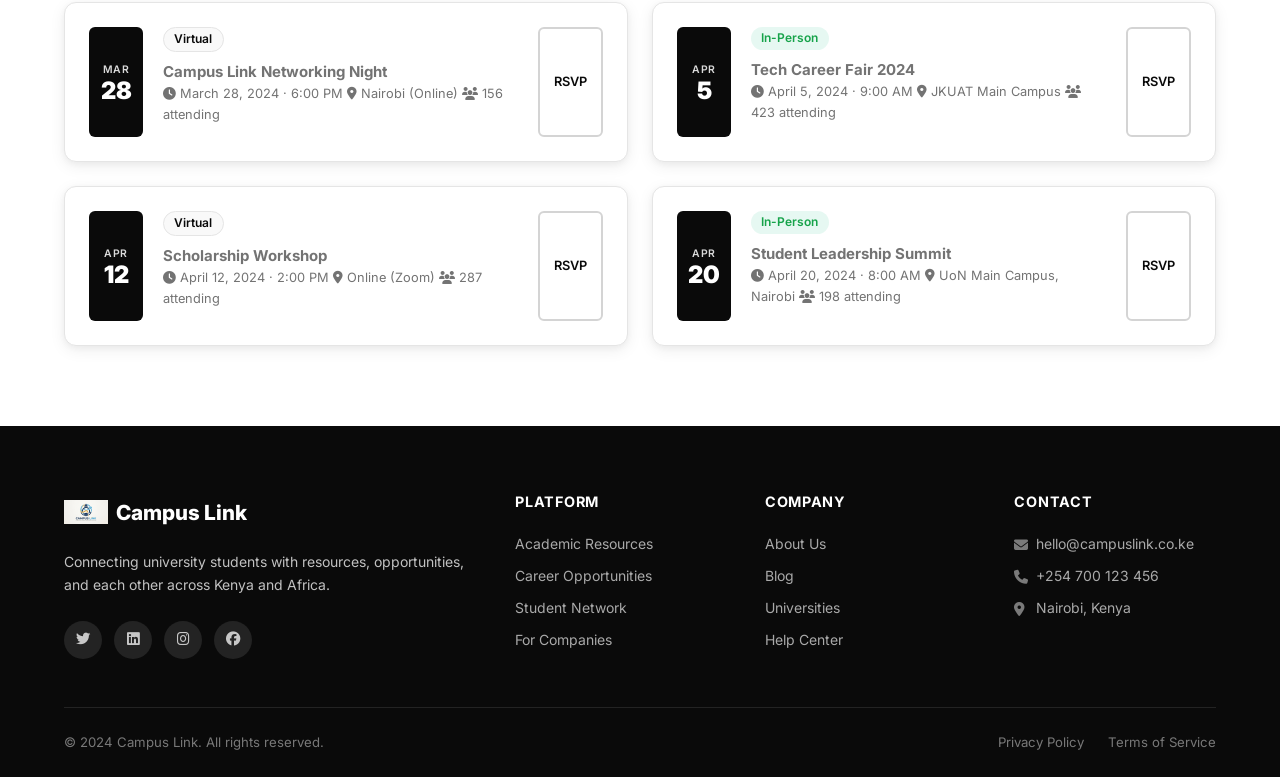
<file: networking.html>
<!DOCTYPE html>
<html lang="en">
<head>
  <meta charset="UTF-8">
  <meta name="viewport" content="width=device-width, initial-scale=1.0">
  <title>Student Networking - Campus Link</title>
  <meta name="description" content="Connect with ambitious students from across Kenya's top universities. Join communities, forums, and attend events.">
  <link rel="stylesheet" href="css/style.css">
  <link rel="preconnect" href="https://fonts.googleapis.com">
  <link rel="preconnect" href="https://fonts.gstatic.com" crossorigin>
  <link href="https://fonts.googleapis.com/css2?family=Inter:wght@300;400;500;600;700;800;900&display=swap" rel="stylesheet">
  <link rel="stylesheet" href="https://cdnjs.cloudflare.com/ajax/libs/font-awesome/6.4.0/css/all.min.css">
</head>
<body>

  <!-- NAVIGATION -->
  <nav class="navbar">
    <div class="nav-container">
      <a href="index.html" class="nav-logo"><img src="logo.jpg" alt="Campus Link" class="nav-logo-img"> Campus Link</a>
      <button class="hamburger" id="hamburger" aria-label="Toggle menu"><i class="fas fa-bars"></i></button>
      <ul class="nav-links" id="navLinks">
        <li><a href="index.html" class="nav-link">Home</a></li>
        <li><a href="about.html" class="nav-link">About</a></li>
        <li><a href="resources.html" class="nav-link">Resources</a></li>
        <li><a href="careers.html" class="nav-link">Careers</a></li>
        <li><a href="networking.html" class="nav-link">Networking</a></li>
        <li><a href="companies.html" class="nav-link">Companies</a></li>
        <li><a href="blog.html" class="nav-link">Blog</a></li>
        <li><a href="help.html" class="nav-link">Help</a></li>
      </ul>
      <div class="nav-auth" id="navAuth">
        <button class="theme-toggle" id="themeToggle" aria-label="Toggle dark mode"><i class="fas fa-moon"></i></button>
        <button class="btn btn-outline" id="loginBtn">Login</button>
        <button class="btn btn-primary" id="signupBtn">Sign Up</button>
      </div>
    </div>
  </nav>

  <!-- HERO -->
  <section class="page-hero">
    <div class="page-hero-content">
      <div class="badge badge-primary mb-3"><i class="fas fa-users"></i> Student Network</div>
      <h1>Connect with Kenya's Best Students</h1>
      <p>Join a growing community of ambitious students from 50+ universities. Collaborate, learn, and grow together.</p>
      <div class="search-bar hero-search" style="margin-top:1.5rem;">
        <input type="text" id="networkSearch" placeholder="Search students by name, university, skills...">
        <button><i class="fas fa-search"></i></button>
      </div>
    </div>
  </section>

  <!-- FEATURED PROFILES -->
  <section style="background:var(--gray-50);">
    <div class="container">
      <div class="section-header">
        <h2>Featured Student Profiles</h2>
        <p>Connect with outstanding students from across Kenya's top institutions</p>
      </div>
      <div class="students-grid">
        <div class="student-card animate-on-scroll">
          <div class="student-avatar" style="background:linear-gradient(135deg,#06b6d4,#0891b2);">WK</div>
          <h3>Wanjiru Kamau</h3>
          <p class="university"><i class="fas fa-university"></i> University of Nairobi</p>
          <p class="course">Computer Science · Year 3</p>
          <div class="skills-list">
            <span class="skill-tag">Python</span>
            <span class="skill-tag">React</span>
            <span class="skill-tag">ML</span>
          </div>
          <div class="student-meta">
            <span><i class="fas fa-users"></i> 145 connections</span>
          </div>
          <button class="btn btn-primary btn-full connect-btn" data-connected="false">
            <i class="fas fa-user-plus"></i> Connect
          </button>
        </div>
        <div class="student-card animate-on-scroll">
          <div class="student-avatar" style="background:linear-gradient(135deg,#4f46e5,#7c3aed);">BO</div>
          <h3>Brian Omondi</h3>
          <p class="university"><i class="fas fa-university"></i> JKUAT</p>
          <p class="course">Electrical Engineering · Year 4</p>
          <div class="skills-list">
            <span class="skill-tag">MATLAB</span>
            <span class="skill-tag">AutoCAD</span>
            <span class="skill-tag">C++</span>
          </div>
          <div class="student-meta">
            <span><i class="fas fa-users"></i> 89 connections</span>
          </div>
          <button class="btn btn-primary btn-full connect-btn" data-connected="false">
            <i class="fas fa-user-plus"></i> Connect
          </button>
        </div>
        <div class="student-card animate-on-scroll">
          <div class="student-avatar" style="background:linear-gradient(135deg,#7c3aed,#6d28d9);">AN</div>
          <h3>Amina Noor</h3>
          <p class="university"><i class="fas fa-university"></i> Strathmore University</p>
          <p class="course">Business Admin · Year 2</p>
          <div class="skills-list">
            <span class="skill-tag">Finance</span>
            <span class="skill-tag">Analytics</span>
            <span class="skill-tag">Excel</span>
          </div>
          <div class="student-meta">
            <span><i class="fas fa-users"></i> 203 connections</span>
          </div>
          <button class="btn btn-primary btn-full connect-btn" data-connected="false">
            <i class="fas fa-user-plus"></i> Connect
          </button>
        </div>
        <div class="student-card animate-on-scroll">
          <div class="student-avatar" style="background:linear-gradient(135deg,#10b981,#059669);">DM</div>
          <h3>Dennis Mutua</h3>
          <p class="university"><i class="fas fa-university"></i> Kenyatta University</p>
          <p class="course">Medicine · Year 5</p>
          <div class="skills-list">
            <span class="skill-tag">Research</span>
            <span class="skill-tag">Healthcare</span>
            <span class="skill-tag">Biology</span>
          </div>
          <div class="student-meta">
            <span><i class="fas fa-users"></i> 67 connections</span>
          </div>
          <button class="btn btn-primary btn-full connect-btn" data-connected="false">
            <i class="fas fa-user-plus"></i> Connect
          </button>
        </div>
        <div class="student-card animate-on-scroll">
          <div class="student-avatar" style="background:linear-gradient(135deg,#f59e0b,#d97706);">FO</div>
          <h3>Faith Ochieng</h3>
          <p class="university"><i class="fas fa-university"></i> Moi University</p>
          <p class="course">Law · Year 3</p>
          <div class="skills-list">
            <span class="skill-tag">Legal Research</span>
            <span class="skill-tag">Advocacy</span>
          </div>
          <div class="student-meta">
            <span><i class="fas fa-users"></i> 112 connections</span>
          </div>
          <button class="btn btn-primary btn-full connect-btn" data-connected="false">
            <i class="fas fa-user-plus"></i> Connect
          </button>
        </div>
        <div class="student-card animate-on-scroll">
          <div class="student-avatar" style="background:linear-gradient(135deg,#ef4444,#dc2626);">SM</div>
          <h3>Samuel Mwangi</h3>
          <p class="university"><i class="fas fa-university"></i> Egerton University</p>
          <p class="course">Agriculture · Year 2</p>
          <div class="skills-list">
            <span class="skill-tag">AgriTech</span>
            <span class="skill-tag">Research</span>
            <span class="skill-tag">GIS</span>
          </div>
          <div class="student-meta">
            <span><i class="fas fa-users"></i> 78 connections</span>
          </div>
          <button class="btn btn-primary btn-full connect-btn" data-connected="false">
            <i class="fas fa-user-plus"></i> Connect
          </button>
        </div>
      </div>
    </div>
  </section>

  <!-- COMMUNITIES -->
  <section style="background:white;">
    <div class="container">
      <div class="section-header">
        <h2>University Communities</h2>
        <p>Join academic communities and connect with like-minded students in your field</p>
      </div>
      <div class="communities-grid">
        <div class="community-card animate-on-scroll">
          <div class="community-icon"><i class="fas fa-cogs"></i></div>
          <h3>Engineering Community</h3>
          <span class="badge badge-primary">2,340 members</span>
          <button class="btn btn-outline btn-sm join-btn" data-joined="false">Join</button>
        </div>
        <div class="community-card animate-on-scroll">
          <div class="community-icon" style="background:linear-gradient(135deg,#06b6d4,#0891b2);"><i class="fas fa-code"></i></div>
          <h3>Computer Science Hub</h3>
          <span class="badge badge-secondary">1,890 members</span>
          <button class="btn btn-outline btn-sm join-btn" data-joined="false">Join</button>
        </div>
        <div class="community-card animate-on-scroll">
          <div class="community-icon" style="background:linear-gradient(135deg,#f59e0b,#d97706);"><i class="fas fa-briefcase"></i></div>
          <h3>Business Network</h3>
          <span class="badge badge-warning">3,120 members</span>
          <button class="btn btn-outline btn-sm join-btn" data-joined="false">Join</button>
        </div>
        <div class="community-card animate-on-scroll">
          <div class="community-icon" style="background:linear-gradient(135deg,#ef4444,#dc2626);"><i class="fas fa-heartbeat"></i></div>
          <h3>Medical Students</h3>
          <span class="badge badge-danger">1,450 members</span>
          <button class="btn btn-outline btn-sm join-btn" data-joined="false">Join</button>
        </div>
        <div class="community-card animate-on-scroll">
          <div class="community-icon" style="background:linear-gradient(135deg,#8b5cf6,#6d28d9);"><i class="fas fa-balance-scale"></i></div>
          <h3>Law Society</h3>
          <span class="badge badge-primary">987 members</span>
          <button class="btn btn-outline btn-sm join-btn" data-joined="false">Join</button>
        </div>
        <div class="community-card animate-on-scroll">
          <div class="community-icon" style="background:linear-gradient(135deg,#10b981,#059669);"><i class="fas fa-palette"></i></div>
          <h3>Arts &amp; Humanities</h3>
          <span class="badge badge-success">654 members</span>
          <button class="btn btn-outline btn-sm join-btn" data-joined="false">Join</button>
        </div>
      </div>
    </div>
  </section>

  <!-- DISCUSSION FORUMS -->
  <section style="background:var(--gray-50);">
    <div class="container">
      <div class="section-header">
        <h2>Discussion Forums</h2>
        <p>Join the conversation — share knowledge, ask questions, help your peers</p>
      </div>
      <div class="card" style="overflow:hidden;">
        <div class="forum-list">
          <div class="forum-thread">
            <div class="forum-icon"><i class="fas fa-comment-dots"></i></div>
            <div class="forum-content">
              <h4>Best resources for KCSE preparation?</h4>
              <span style="font-size:0.8rem;color:var(--gray-400);">Started by Wanjiru K. · Computer Science</span>
            </div>
            <div class="forum-meta">
              <span><i class="fas fa-reply"></i> 34 replies</span>
              <span>2 hours ago</span>
            </div>
            <a href="#" class="btn btn-sm btn-outline">View</a>
          </div>
          <div class="forum-thread">
            <div class="forum-icon" style="background:rgba(6,182,212,0.1);color:#06b6d4;"><i class="fas fa-briefcase"></i></div>
            <div class="forum-content">
              <h4>Internship at Safaricom – Tips &amp; Tricks?</h4>
              <span style="font-size:0.8rem;color:var(--gray-400);">Started by Brian O. · JKUAT</span>
            </div>
            <div class="forum-meta">
              <span><i class="fas fa-reply"></i> 28 replies</span>
              <span>5 hours ago</span>
            </div>
            <a href="#" class="btn btn-sm btn-outline">View</a>
          </div>
          <div class="forum-thread">
            <div class="forum-icon" style="background:rgba(16,185,129,0.1);color:#10b981;"><i class="fas fa-users"></i></div>
            <div class="forum-content">
              <h4>Study group for Engineering Mathematics?</h4>
              <span style="font-size:0.8rem;color:var(--gray-400);">Started by Dennis M. · Kenyatta University</span>
            </div>
            <div class="forum-meta">
              <span><i class="fas fa-reply"></i> 19 replies</span>
              <span>1 day ago</span>
            </div>
            <a href="#" class="btn btn-sm btn-outline">View</a>
          </div>
          <div class="forum-thread">
            <div class="forum-icon" style="background:rgba(245,158,11,0.1);color:#f59e0b;"><i class="fas fa-graduation-cap"></i></div>
            <div class="forum-content">
              <h4>Scholarship application tips – Share your experience!</h4>
              <span style="font-size:0.8rem;color:var(--gray-400);">Started by Amina N. · Strathmore</span>
            </div>
            <div class="forum-meta">
              <span><i class="fas fa-reply"></i> 45 replies</span>
              <span>1 day ago</span>
            </div>
            <a href="#" class="btn btn-sm btn-outline">View</a>
          </div>
          <div class="forum-thread">
            <div class="forum-icon" style="background:rgba(139,92,246,0.1);color:#8b5cf6;"><i class="fas fa-laptop-code"></i></div>
            <div class="forum-content">
              <h4>Remote internships for CS students in Kenya?</h4>
              <span style="font-size:0.8rem;color:var(--gray-400);">Started by Samuel M. · Egerton University</span>
            </div>
            <div class="forum-meta">
              <span><i class="fas fa-reply"></i> 52 replies</span>
              <span>2 days ago</span>
            </div>
            <a href="#" class="btn btn-sm btn-outline">View</a>
          </div>
        </div>
        <div style="padding:1.25rem;text-align:center;border-top:1px solid var(--gray-100);">
          <button class="btn btn-outline" onclick="alert('Post a thread — Sign in first!')">
            <i class="fas fa-plus"></i> Start a New Discussion
          </button>
        </div>
      </div>
    </div>
  </section>

  <!-- UPCOMING EVENTS -->
  <section style="background:white;">
    <div class="container">
      <div class="section-action" style="align-items:center;margin-bottom:2rem;">
        <div class="section-header" style="margin-bottom:0;text-align:left;">
          <h2>Upcoming Events</h2>
          <p>Networking nights, career fairs, and workshops to expand your horizons</p>
        </div>
        <button class="btn btn-primary" id="createEventBtn">
          <i class="fas fa-plus"></i> Create Event
        </button>
      </div>
      <div class="events-grid">
        <div class="event-card animate-on-scroll">
          <div class="event-date">
            <span class="event-month">MAR</span>
            <span class="event-day">28</span>
          </div>
          <div class="event-info">
            <div style="display:flex;align-items:center;gap:0.5rem;margin-bottom:0.5rem;">
              <span class="badge badge-primary">Virtual</span>
            </div>
            <h3>Campus Link Networking Night</h3>
            <div class="event-meta">
              <span><i class="fas fa-clock"></i> March 28, 2024 · 6:00 PM</span>
              <span><i class="fas fa-map-marker-alt"></i> Nairobi (Online)</span>
              <span><i class="fas fa-users"></i> 156 attending</span>
            </div>
          </div>
          <button class="btn btn-outline btn-sm join-btn" data-joined="false">RSVP</button>
        </div>
        <div class="event-card animate-on-scroll">
          <div class="event-date">
            <span class="event-month">APR</span>
            <span class="event-day">5</span>
          </div>
          <div class="event-info">
            <div style="display:flex;align-items:center;gap:0.5rem;margin-bottom:0.5rem;">
              <span class="badge badge-success">In-Person</span>
            </div>
            <h3>Tech Career Fair 2024</h3>
            <div class="event-meta">
              <span><i class="fas fa-clock"></i> April 5, 2024 · 9:00 AM</span>
              <span><i class="fas fa-map-marker-alt"></i> JKUAT Main Campus</span>
              <span><i class="fas fa-users"></i> 423 attending</span>
            </div>
          </div>
          <button class="btn btn-outline btn-sm join-btn" data-joined="false">RSVP</button>
        </div>
        <div class="event-card animate-on-scroll">
          <div class="event-date">
            <span class="event-month">APR</span>
            <span class="event-day">12</span>
          </div>
          <div class="event-info">
            <div style="display:flex;align-items:center;gap:0.5rem;margin-bottom:0.5rem;">
              <span class="badge badge-primary">Virtual</span>
            </div>
            <h3>Scholarship Workshop</h3>
            <div class="event-meta">
              <span><i class="fas fa-clock"></i> April 12, 2024 · 2:00 PM</span>
              <span><i class="fas fa-map-marker-alt"></i> Online (Zoom)</span>
              <span><i class="fas fa-users"></i> 287 attending</span>
            </div>
          </div>
          <button class="btn btn-outline btn-sm join-btn" data-joined="false">RSVP</button>
        </div>
        <div class="event-card animate-on-scroll">
          <div class="event-date">
            <span class="event-month">APR</span>
            <span class="event-day">20</span>
          </div>
          <div class="event-info">
            <div style="display:flex;align-items:center;gap:0.5rem;margin-bottom:0.5rem;">
              <span class="badge badge-success">In-Person</span>
            </div>
            <h3>Student Leadership Summit</h3>
            <div class="event-meta">
              <span><i class="fas fa-clock"></i> April 20, 2024 · 8:00 AM</span>
              <span><i class="fas fa-map-marker-alt"></i> UoN Main Campus, Nairobi</span>
              <span><i class="fas fa-users"></i> 198 attending</span>
            </div>
          </div>
          <button class="btn btn-outline btn-sm join-btn" data-joined="false">RSVP</button>
        </div>
      </div>
    </div>
  </section>

  <!-- FOOTER -->
  <footer class="footer">
    <div class="container">
      <div class="footer-grid">
        <div class="footer-brand">
          <a href="index.html" class="footer-logo"><img src="logo.jpg" alt="Campus Link" class="nav-logo-img"> Campus Link</a>
          <p>Connecting university students with resources, opportunities, and each other across Kenya and Africa.</p>
          <div class="social-links">
            <a href="#"><i class="fab fa-twitter"></i></a>
            <a href="#"><i class="fab fa-linkedin"></i></a>
            <a href="#"><i class="fab fa-instagram"></i></a>
            <a href="#"><i class="fab fa-facebook"></i></a>
          </div>
        </div>
        <div class="footer-links">
          <h4>Platform</h4>
          <ul>
            <li><a href="resources.html">Academic Resources</a></li>
            <li><a href="careers.html">Career Opportunities</a></li>
            <li><a href="networking.html">Student Network</a></li>
            <li><a href="companies.html">For Companies</a></li>
          </ul>
        </div>
        <div class="footer-links">
          <h4>Company</h4>
          <ul>
            <li><a href="about.html">About Us</a></li>
            <li><a href="blog.html">Blog</a></li>
            <li><a href="universities.html">Universities</a></li>
            <li><a href="help.html">Help Center</a></li>
          </ul>
        </div>
        <div class="footer-links">
          <h4>Contact</h4>
          <ul>
            <li><i class="fas fa-envelope"></i> hello@campuslink.co.ke</li>
            <li><i class="fas fa-phone"></i> +254 700 123 456</li>
            <li><i class="fas fa-map-marker-alt"></i> Nairobi, Kenya</li>
          </ul>
        </div>
      </div>
      <div class="footer-bottom">
        <p>&copy; 2024 Campus Link. All rights reserved.</p>
        <div class="footer-legal"><a href="#">Privacy Policy</a><a href="#">Terms of Service</a></div>
      </div>
    </div>
  </footer>

  <!-- LOGIN MODAL -->
  <div class="modal-overlay" id="loginModal">
    <div class="modal">
      <button class="modal-close" id="closeLoginModal" aria-label="Close"><i class="fas fa-times"></i></button>
      <div class="modal-header">
        <i class="fas fa-graduation-cap modal-logo-icon"></i><h2>Welcome Back</h2><p>Sign in to your Campus Link account</p>
      </div>
      <form class="modal-form" id="loginForm" novalidate>
        <div class="form-group"><label for="loginEmail">Email Address</label><input type="email" id="loginEmail" placeholder="demo@campuslink.com" required></div>
        <div class="form-group"><label for="loginPassword">Password</label><input type="password" id="loginPassword" placeholder="demo123" required></div>
        <div class="form-error" id="loginError"></div>
        <button type="submit" class="btn btn-primary btn-full"><i class="fas fa-sign-in-alt"></i> Sign In</button>
        <p class="modal-switch">Don't have an account? <a href="#" id="switchToSignup">Sign Up</a></p>
        <p class="demo-hint"><i class="fas fa-info-circle"></i> Demo: demo@campuslink.com / demo123</p>
      </form>
    </div>
  </div>
  <!-- SIGNUP MODAL -->
  <div class="modal-overlay" id="signupModal">
    <div class="modal">
      <button class="modal-close" id="closeSignupModal" aria-label="Close"><i class="fas fa-times"></i></button>
      <div class="modal-header">
        <i class="fas fa-graduation-cap modal-logo-icon"></i><h2>Join Campus Link</h2><p>Create your free student account</p>
      </div>
      <form class="modal-form" id="signupForm" novalidate>
        <div class="form-group"><label for="signupName">Full Name</label><input type="text" id="signupName" placeholder="Your full name" required></div>
        <div class="form-group"><label for="signupEmail">Email Address</label><input type="email" id="signupEmail" placeholder="student@university.ac.ke" required></div>
        <div class="form-group"><label for="signupUniversity">University</label><select id="signupUniversity"><option value="">Select your university</option><option>University of Nairobi</option><option>Strathmore University</option><option>JKUAT</option><option>Kenyatta University</option><option>Moi University</option><option>Egerton University</option></select></div>
        <div class="form-group"><label for="signupPassword">Password</label><input type="password" id="signupPassword" placeholder="Min 6 characters" required></div>
        <div class="form-error" id="signupError"></div>
        <button type="submit" class="btn btn-primary btn-full"><i class="fas fa-user-plus"></i> Create Account</button>
        <p class="modal-switch">Already have an account? <a href="#" id="switchToLogin">Sign In</a></p>
      </form>
    </div>
  </div>

  <script src="js/main.js"></script>
  <script src="js/auth.js"></script>
</body>
</html>
</file>
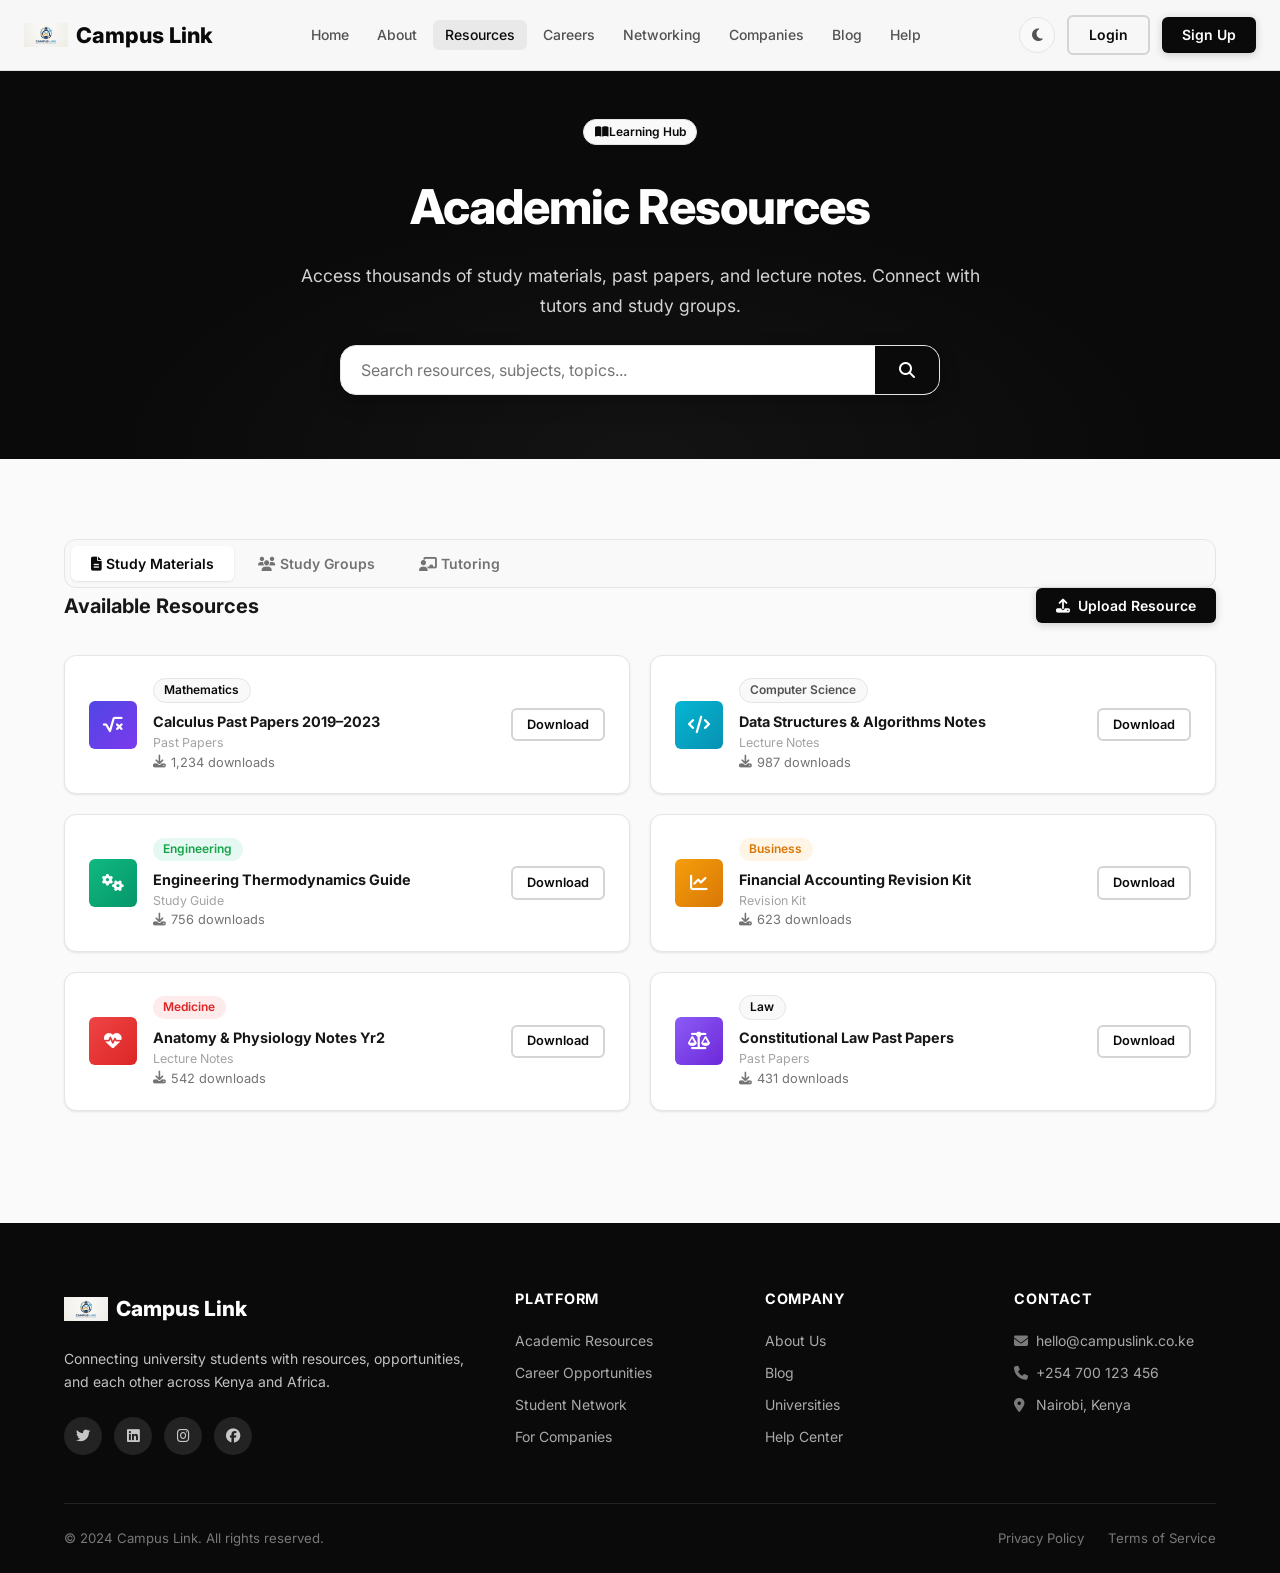
<file: resources.html>
<!DOCTYPE html>
<html lang="en">
<head>
  <meta charset="UTF-8">
  <meta name="viewport" content="width=device-width, initial-scale=1.0">
  <title>Academic Resources - Campus Link</title>
  <meta name="description" content="Access thousands of study materials, past papers, lecture notes, study groups and tutoring services.">
  <link rel="stylesheet" href="css/style.css">
  <link rel="preconnect" href="https://fonts.googleapis.com">
  <link rel="preconnect" href="https://fonts.gstatic.com" crossorigin>
  <link href="https://fonts.googleapis.com/css2?family=Inter:wght@300;400;500;600;700;800;900&display=swap" rel="stylesheet">
  <link rel="stylesheet" href="https://cdnjs.cloudflare.com/ajax/libs/font-awesome/6.4.0/css/all.min.css">
</head>
<body>

  <!-- NAVIGATION -->
  <nav class="navbar">
    <div class="nav-container">
      <a href="index.html" class="nav-logo"><img src="logo.jpg" alt="Campus Link" class="nav-logo-img"> Campus Link</a>
      <button class="hamburger" id="hamburger" aria-label="Toggle menu"><i class="fas fa-bars"></i></button>
      <ul class="nav-links" id="navLinks">
        <li><a href="index.html" class="nav-link">Home</a></li>
        <li><a href="about.html" class="nav-link">About</a></li>
        <li><a href="resources.html" class="nav-link">Resources</a></li>
        <li><a href="careers.html" class="nav-link">Careers</a></li>
        <li><a href="networking.html" class="nav-link">Networking</a></li>
        <li><a href="companies.html" class="nav-link">Companies</a></li>
        <li><a href="blog.html" class="nav-link">Blog</a></li>
        <li><a href="help.html" class="nav-link">Help</a></li>
      </ul>
      <div class="nav-auth" id="navAuth">
        <button class="theme-toggle" id="themeToggle" aria-label="Toggle dark mode"><i class="fas fa-moon"></i></button>
        <button class="btn btn-outline" id="loginBtn">Login</button>
        <button class="btn btn-primary" id="signupBtn">Sign Up</button>
      </div>
    </div>
  </nav>

  <!-- HERO -->
  <section class="page-hero">
    <div class="page-hero-content">
      <div class="badge badge-primary mb-3"><i class="fas fa-book-open"></i> Learning Hub</div>
      <h1>Academic Resources</h1>
      <p>Access thousands of study materials, past papers, and lecture notes. Connect with tutors and study groups.</p>
      <div class="search-bar hero-search" style="margin-top:1.5rem;">
        <input type="text" id="resourceSearch" placeholder="Search resources, subjects, topics...">
        <button><i class="fas fa-search"></i></button>
      </div>
    </div>
  </section>

  <!-- MAIN CONTENT -->
  <section style="background:var(--gray-50);">
    <div class="container">

      <!-- TABS -->
      <div class="tabs">
        <div class="tab-nav">
          <button class="tab-btn active" data-tab="studyMaterials">
            <i class="fas fa-file-alt"></i> Study Materials
          </button>
          <button class="tab-btn" data-tab="studyGroups">
            <i class="fas fa-users"></i> Study Groups
          </button>
          <button class="tab-btn" data-tab="tutoring">
            <i class="fas fa-chalkboard-teacher"></i> Tutoring
          </button>
        </div>

        <!-- TAB: Study Materials -->
        <div class="tab-content active" id="studyMaterials">
          <div class="section-action mb-4">
            <h2 style="font-size:1.25rem;font-weight:700;color:var(--gray-900);">Available Resources</h2>
            <button class="btn btn-primary" id="uploadResourceBtn">
              <i class="fas fa-upload"></i> Upload Resource
            </button>
          </div>
          <div class="resources-grid">
            <div class="resource-card animate-on-scroll">
              <div class="resource-icon" style="background:linear-gradient(135deg,#4f46e5,#7c3aed);">
                <i class="fas fa-square-root-alt"></i>
              </div>
              <div class="resource-info">
                <span class="badge badge-primary" style="margin-bottom:0.4rem;">Mathematics</span>
                <h4>Calculus Past Papers 2019–2023</h4>
                <div class="resource-type">Past Papers</div>
                <div class="resource-downloads"><i class="fas fa-download"></i> 1,234 downloads</div>
              </div>
              <button class="btn btn-sm btn-outline">Download</button>
            </div>
            <div class="resource-card animate-on-scroll">
              <div class="resource-icon" style="background:linear-gradient(135deg,#06b6d4,#0891b2);">
                <i class="fas fa-code"></i>
              </div>
              <div class="resource-info">
                <span class="badge badge-secondary" style="margin-bottom:0.4rem;">Computer Science</span>
                <h4>Data Structures &amp; Algorithms Notes</h4>
                <div class="resource-type">Lecture Notes</div>
                <div class="resource-downloads"><i class="fas fa-download"></i> 987 downloads</div>
              </div>
              <button class="btn btn-sm btn-outline">Download</button>
            </div>
            <div class="resource-card animate-on-scroll">
              <div class="resource-icon" style="background:linear-gradient(135deg,#10b981,#059669);">
                <i class="fas fa-cogs"></i>
              </div>
              <div class="resource-info">
                <span class="badge badge-success" style="margin-bottom:0.4rem;">Engineering</span>
                <h4>Engineering Thermodynamics Guide</h4>
                <div class="resource-type">Study Guide</div>
                <div class="resource-downloads"><i class="fas fa-download"></i> 756 downloads</div>
              </div>
              <button class="btn btn-sm btn-outline">Download</button>
            </div>
            <div class="resource-card animate-on-scroll">
              <div class="resource-icon" style="background:linear-gradient(135deg,#f59e0b,#d97706);">
                <i class="fas fa-chart-line"></i>
              </div>
              <div class="resource-info">
                <span class="badge badge-warning" style="margin-bottom:0.4rem;">Business</span>
                <h4>Financial Accounting Revision Kit</h4>
                <div class="resource-type">Revision Kit</div>
                <div class="resource-downloads"><i class="fas fa-download"></i> 623 downloads</div>
              </div>
              <button class="btn btn-sm btn-outline">Download</button>
            </div>
            <div class="resource-card animate-on-scroll">
              <div class="resource-icon" style="background:linear-gradient(135deg,#ef4444,#dc2626);">
                <i class="fas fa-heartbeat"></i>
              </div>
              <div class="resource-info">
                <span class="badge badge-danger" style="margin-bottom:0.4rem;">Medicine</span>
                <h4>Anatomy &amp; Physiology Notes Yr2</h4>
                <div class="resource-type">Lecture Notes</div>
                <div class="resource-downloads"><i class="fas fa-download"></i> 542 downloads</div>
              </div>
              <button class="btn btn-sm btn-outline">Download</button>
            </div>
            <div class="resource-card animate-on-scroll">
              <div class="resource-icon" style="background:linear-gradient(135deg,#8b5cf6,#6d28d9);">
                <i class="fas fa-balance-scale"></i>
              </div>
              <div class="resource-info">
                <span class="badge badge-primary" style="margin-bottom:0.4rem;">Law</span>
                <h4>Constitutional Law Past Papers</h4>
                <div class="resource-type">Past Papers</div>
                <div class="resource-downloads"><i class="fas fa-download"></i> 431 downloads</div>
              </div>
              <button class="btn btn-sm btn-outline">Download</button>
            </div>
          </div>
        </div>

        <!-- TAB: Study Groups -->
        <div class="tab-content" id="studyGroups">
          <div class="section-action mb-4">
            <h2 style="font-size:1.25rem;font-weight:700;color:var(--gray-900);">Active Study Groups</h2>
            <button class="btn btn-primary" onclick="alert('Create Study Group feature coming soon!')">
              <i class="fas fa-plus"></i> Create Group
            </button>
          </div>
          <div style="display:grid;grid-template-columns:repeat(2,1fr);gap:1.5rem;">
            <div class="card">
              <div class="card-body">
                <div style="display:flex;align-items:flex-start;gap:1rem;margin-bottom:1rem;">
                  <div style="width:52px;height:52px;border-radius:12px;background:linear-gradient(135deg,#4f46e5,#7c3aed);display:flex;align-items:center;justify-content:center;color:white;font-size:1.2rem;flex-shrink:0;">
                    <i class="fas fa-code"></i>
                  </div>
                  <div>
                    <h3 style="font-size:1rem;font-weight:700;color:var(--gray-900);margin-bottom:0.2rem;">CS Algorithm Study Group</h3>
                    <span class="badge badge-primary">Computer Science</span>
                  </div>
                </div>
                <div style="display:flex;gap:1.5rem;font-size:0.85rem;color:var(--gray-500);margin-bottom:1.25rem;">
                  <span><i class="fas fa-users" style="margin-right:0.3rem;"></i> 24 members</span>
                  <span><i class="fas fa-circle" style="color:#10b981;font-size:0.6rem;margin-right:0.3rem;"></i> Very Active</span>
                  <span><i class="fas fa-clock" style="margin-right:0.3rem;"></i> Meets Tues &amp; Thurs</span>
                </div>
                <p style="font-size:0.875rem;color:var(--gray-500);line-height:1.6;margin-bottom:1rem;">Focused on mastering algorithms and data structures for technical interviews and exams.</p>
                <button class="btn btn-primary btn-full join-btn" data-joined="false">
                  <i class="fas fa-user-plus"></i> Join Group
                </button>
              </div>
            </div>
            <div class="card">
              <div class="card-body">
                <div style="display:flex;align-items:flex-start;gap:1rem;margin-bottom:1rem;">
                  <div style="width:52px;height:52px;border-radius:12px;background:linear-gradient(135deg,#10b981,#059669);display:flex;align-items:center;justify-content:center;color:white;font-size:1.2rem;flex-shrink:0;">
                    <i class="fas fa-calculator"></i>
                  </div>
                  <div>
                    <h3 style="font-size:1rem;font-weight:700;color:var(--gray-900);margin-bottom:0.2rem;">Engineering Math Solvers</h3>
                    <span class="badge badge-success">Mathematics</span>
                  </div>
                </div>
                <div style="display:flex;gap:1.5rem;font-size:0.85rem;color:var(--gray-500);margin-bottom:1.25rem;">
                  <span><i class="fas fa-users" style="margin-right:0.3rem;"></i> 18 members</span>
                  <span><i class="fas fa-circle" style="color:#10b981;font-size:0.6rem;margin-right:0.3rem;"></i> Active</span>
                  <span><i class="fas fa-clock" style="margin-right:0.3rem;"></i> Meets Mon &amp; Wed</span>
                </div>
                <p style="font-size:0.875rem;color:var(--gray-500);line-height:1.6;margin-bottom:1rem;">Engineering mathematics problem-solving sessions covering calculus, linear algebra, and differential equations.</p>
                <button class="btn btn-primary btn-full join-btn" data-joined="false">
                  <i class="fas fa-user-plus"></i> Join Group
                </button>
              </div>
            </div>
            <div class="card">
              <div class="card-body">
                <div style="display:flex;align-items:flex-start;gap:1rem;margin-bottom:1rem;">
                  <div style="width:52px;height:52px;border-radius:12px;background:linear-gradient(135deg,#f59e0b,#d97706);display:flex;align-items:center;justify-content:center;color:white;font-size:1.2rem;flex-shrink:0;">
                    <i class="fas fa-briefcase"></i>
                  </div>
                  <div>
                    <h3 style="font-size:1rem;font-weight:700;color:var(--gray-900);margin-bottom:0.2rem;">Business Case Study Team</h3>
                    <span class="badge badge-warning">Business</span>
                  </div>
                </div>
                <div style="display:flex;gap:1.5rem;font-size:0.85rem;color:var(--gray-500);margin-bottom:1.25rem;">
                  <span><i class="fas fa-users" style="margin-right:0.3rem;"></i> 31 members</span>
                  <span><i class="fas fa-circle" style="color:#10b981;font-size:0.6rem;margin-right:0.3rem;"></i> Very Active</span>
                  <span><i class="fas fa-clock" style="margin-right:0.3rem;"></i> Meets Fri</span>
                </div>
                <p style="font-size:0.875rem;color:var(--gray-500);line-height:1.6;margin-bottom:1rem;">Preparing for business case competitions and finance-related academic challenges.</p>
                <button class="btn btn-primary btn-full join-btn" data-joined="false">
                  <i class="fas fa-user-plus"></i> Join Group
                </button>
              </div>
            </div>
            <div class="card">
              <div class="card-body">
                <div style="display:flex;align-items:flex-start;gap:1rem;margin-bottom:1rem;">
                  <div style="width:52px;height:52px;border-radius:12px;background:linear-gradient(135deg,#ef4444,#dc2626);display:flex;align-items:center;justify-content:center;color:white;font-size:1.2rem;flex-shrink:0;">
                    <i class="fas fa-heartbeat"></i>
                  </div>
                  <div>
                    <h3 style="font-size:1rem;font-weight:700;color:var(--gray-900);margin-bottom:0.2rem;">Pre-Med Study Circle</h3>
                    <span class="badge badge-danger">Medicine</span>
                  </div>
                </div>
                <div style="display:flex;gap:1.5rem;font-size:0.85rem;color:var(--gray-500);margin-bottom:1.25rem;">
                  <span><i class="fas fa-users" style="margin-right:0.3rem;"></i> 15 members</span>
                  <span><i class="fas fa-circle" style="color:#10b981;font-size:0.6rem;margin-right:0.3rem;"></i> Active</span>
                  <span><i class="fas fa-clock" style="margin-right:0.3rem;"></i> Daily sessions</span>
                </div>
                <p style="font-size:0.875rem;color:var(--gray-500);line-height:1.6;margin-bottom:1rem;">Intensive medical studies group focusing on anatomy, physiology, and pharmacology.</p>
                <button class="btn btn-primary btn-full join-btn" data-joined="false">
                  <i class="fas fa-user-plus"></i> Join Group
                </button>
              </div>
            </div>
          </div>
        </div>

        <!-- TAB: Tutoring -->
        <div class="tab-content" id="tutoring">
          <div class="section-action mb-4">
            <h2 style="font-size:1.25rem;font-weight:700;color:var(--gray-900);">Available Tutors</h2>
            <button class="btn btn-outline" onclick="alert('Become a tutor — feature coming soon!')">
              <i class="fas fa-chalkboard-teacher"></i> Become a Tutor
            </button>
          </div>
          <div class="tutors-grid">
            <div class="tutor-card animate-on-scroll">
              <div class="tutor-avatar">PM</div>
              <div class="tutor-info">
                <h4>Peter Mwangi</h4>
                <div class="tutor-subject">Mathematics &amp; Statistics</div>
                <div class="tutor-rating"><i class="fas fa-star"></i><i class="fas fa-star"></i><i class="fas fa-star"></i><i class="fas fa-star"></i><i class="fas fa-star"></i> 4.9 (47 reviews)</div>
                <div class="tutor-rate">KSh 500 / hour</div>
              </div>
              <button class="btn btn-primary btn-sm book-btn">Book</button>
            </div>
            <div class="tutor-card animate-on-scroll">
              <div class="tutor-avatar" style="background:linear-gradient(135deg,#06b6d4,#0891b2);">GW</div>
              <div class="tutor-info">
                <h4>Grace Wanjiru</h4>
                <div class="tutor-subject">Computer Science</div>
                <div class="tutor-rating"><i class="fas fa-star"></i><i class="fas fa-star"></i><i class="fas fa-star"></i><i class="fas fa-star"></i><i class="fas fa-star"></i> 4.8 (63 reviews)</div>
                <div class="tutor-rate">KSh 600 / hour</div>
              </div>
              <button class="btn btn-primary btn-sm book-btn">Book</button>
            </div>
            <div class="tutor-card animate-on-scroll">
              <div class="tutor-avatar" style="background:linear-gradient(135deg,#10b981,#059669);">JK</div>
              <div class="tutor-info">
                <h4>James Kariuki</h4>
                <div class="tutor-subject">Engineering</div>
                <div class="tutor-rating"><i class="fas fa-star"></i><i class="fas fa-star"></i><i class="fas fa-star"></i><i class="fas fa-star"></i><i class="fas fa-star-half-alt"></i> 4.7 (38 reviews)</div>
                <div class="tutor-rate">KSh 450 / hour</div>
              </div>
              <button class="btn btn-primary btn-sm book-btn">Book</button>
            </div>
            <div class="tutor-card animate-on-scroll">
              <div class="tutor-avatar" style="background:linear-gradient(135deg,#f59e0b,#d97706);">AN</div>
              <div class="tutor-info">
                <h4>Aisha Noor</h4>
                <div class="tutor-subject">Business &amp; Economics</div>
                <div class="tutor-rating"><i class="fas fa-star"></i><i class="fas fa-star"></i><i class="fas fa-star"></i><i class="fas fa-star"></i><i class="fas fa-star"></i> 4.9 (52 reviews)</div>
                <div class="tutor-rate">KSh 550 / hour</div>
              </div>
              <button class="btn btn-primary btn-sm book-btn">Book</button>
            </div>
          </div>
        </div>
      </div>
    </div>
  </section>

  <!-- FOOTER -->
  <footer class="footer">
    <div class="container">
      <div class="footer-grid">
        <div class="footer-brand">
          <a href="index.html" class="footer-logo"><img src="logo.jpg" alt="Campus Link" class="nav-logo-img"> Campus Link</a>
          <p>Connecting university students with resources, opportunities, and each other across Kenya and Africa.</p>
          <div class="social-links">
            <a href="#"><i class="fab fa-twitter"></i></a>
            <a href="#"><i class="fab fa-linkedin"></i></a>
            <a href="#"><i class="fab fa-instagram"></i></a>
            <a href="#"><i class="fab fa-facebook"></i></a>
          </div>
        </div>
        <div class="footer-links">
          <h4>Platform</h4>
          <ul>
            <li><a href="resources.html">Academic Resources</a></li>
            <li><a href="careers.html">Career Opportunities</a></li>
            <li><a href="networking.html">Student Network</a></li>
            <li><a href="companies.html">For Companies</a></li>
          </ul>
        </div>
        <div class="footer-links">
          <h4>Company</h4>
          <ul>
            <li><a href="about.html">About Us</a></li>
            <li><a href="blog.html">Blog</a></li>
            <li><a href="universities.html">Universities</a></li>
            <li><a href="help.html">Help Center</a></li>
          </ul>
        </div>
        <div class="footer-links">
          <h4>Contact</h4>
          <ul>
            <li><i class="fas fa-envelope"></i> hello@campuslink.co.ke</li>
            <li><i class="fas fa-phone"></i> +254 700 123 456</li>
            <li><i class="fas fa-map-marker-alt"></i> Nairobi, Kenya</li>
          </ul>
        </div>
      </div>
      <div class="footer-bottom">
        <p>&copy; 2024 Campus Link. All rights reserved.</p>
        <div class="footer-legal"><a href="#">Privacy Policy</a><a href="#">Terms of Service</a></div>
      </div>
    </div>
  </footer>

  <!-- UPLOAD MODAL -->
  <div class="modal-overlay" id="uploadModal">
    <div class="modal" style="max-width:520px;">
      <button class="modal-close" id="closeUploadModal" aria-label="Close"><i class="fas fa-times"></i></button>
      <div class="modal-header">
        <i class="fas fa-upload modal-logo-icon"></i>
        <h2>Upload Resource</h2>
        <p>Share study materials with your fellow students</p>
      </div>
      <form class="modal-form" onsubmit="event.preventDefault();alert('Resource uploaded successfully! It will be reviewed before publishing.');document.getElementById('uploadModal').classList.remove('active');">
        <div class="form-group">
          <label>Resource Title</label>
          <input type="text" placeholder="e.g., Calculus Past Papers 2023" required>
        </div>
        <div class="form-group">
          <label>Subject / Course</label>
          <input type="text" placeholder="e.g., Mathematics, Computer Science">
        </div>
        <div class="form-group">
          <label>Resource Type</label>
          <select>
            <option value="">Select type</option>
            <option>Past Papers</option>
            <option>Lecture Notes</option>
            <option>Study Guide</option>
            <option>Revision Kit</option>
            <option>Assignment</option>
            <option>Other</option>
          </select>
        </div>
        <div class="form-group">
          <label>Description</label>
          <textarea placeholder="Brief description of what this resource covers..."></textarea>
        </div>
        <div class="form-group">
          <label>Upload File</label>
          <div class="file-upload-area">
            <i class="fas fa-cloud-upload-alt"></i>
            <p>Drag and drop your file here, or <strong style="color:var(--primary);">browse</strong></p>
            <p style="font-size:0.8rem;color:var(--gray-400);margin-top:0.5rem;">PDF, DOCX, PPT up to 20MB</p>
          </div>
        </div>
        <button type="submit" class="btn btn-primary btn-full">
          <i class="fas fa-upload"></i> Upload Resource
        </button>
      </form>
    </div>
  </div>

  <!-- LOGIN MODAL -->
  <div class="modal-overlay" id="loginModal">
    <div class="modal">
      <button class="modal-close" id="closeLoginModal" aria-label="Close"><i class="fas fa-times"></i></button>
      <div class="modal-header">
        <i class="fas fa-graduation-cap modal-logo-icon"></i>
        <h2>Welcome Back</h2>
        <p>Sign in to your Campus Link account</p>
      </div>
      <form class="modal-form" id="loginForm" novalidate>
        <div class="form-group">
          <label for="loginEmail">Email Address</label>
          <input type="email" id="loginEmail" placeholder="demo@campuslink.com" required>
        </div>
        <div class="form-group">
          <label for="loginPassword">Password</label>
          <input type="password" id="loginPassword" placeholder="demo123" required>
        </div>
        <div class="form-error" id="loginError"></div>
        <button type="submit" class="btn btn-primary btn-full"><i class="fas fa-sign-in-alt"></i> Sign In</button>
        <p class="modal-switch">Don't have an account? <a href="#" id="switchToSignup">Sign Up</a></p>
        <p class="demo-hint"><i class="fas fa-info-circle"></i> Demo: demo@campuslink.com / demo123</p>
      </form>
    </div>
  </div>

  <!-- SIGNUP MODAL -->
  <div class="modal-overlay" id="signupModal">
    <div class="modal">
      <button class="modal-close" id="closeSignupModal" aria-label="Close"><i class="fas fa-times"></i></button>
      <div class="modal-header">
        <i class="fas fa-graduation-cap modal-logo-icon"></i>
        <h2>Join Campus Link</h2>
        <p>Create your free student account</p>
      </div>
      <form class="modal-form" id="signupForm" novalidate>
        <div class="form-group">
          <label for="signupName">Full Name</label>
          <input type="text" id="signupName" placeholder="Your full name" required>
        </div>
        <div class="form-group">
          <label for="signupEmail">Email Address</label>
          <input type="email" id="signupEmail" placeholder="student@university.ac.ke" required>
        </div>
        <div class="form-group">
          <label for="signupUniversity">University</label>
          <select id="signupUniversity">
            <option value="">Select your university</option>
            <option>University of Nairobi</option><option>Strathmore University</option>
            <option>JKUAT</option><option>Kenyatta University</option>
            <option>Moi University</option><option>Egerton University</option>
          </select>
        </div>
        <div class="form-group">
          <label for="signupPassword">Password</label>
          <input type="password" id="signupPassword" placeholder="Min 6 characters" required>
        </div>
        <div class="form-error" id="signupError"></div>
        <button type="submit" class="btn btn-primary btn-full"><i class="fas fa-user-plus"></i> Create Account</button>
        <p class="modal-switch">Already have an account? <a href="#" id="switchToLogin">Sign In</a></p>
      </form>
    </div>
  </div>

  <script src="js/main.js"></script>
  <script src="js/auth.js"></script>
</body>
</html>
</file>
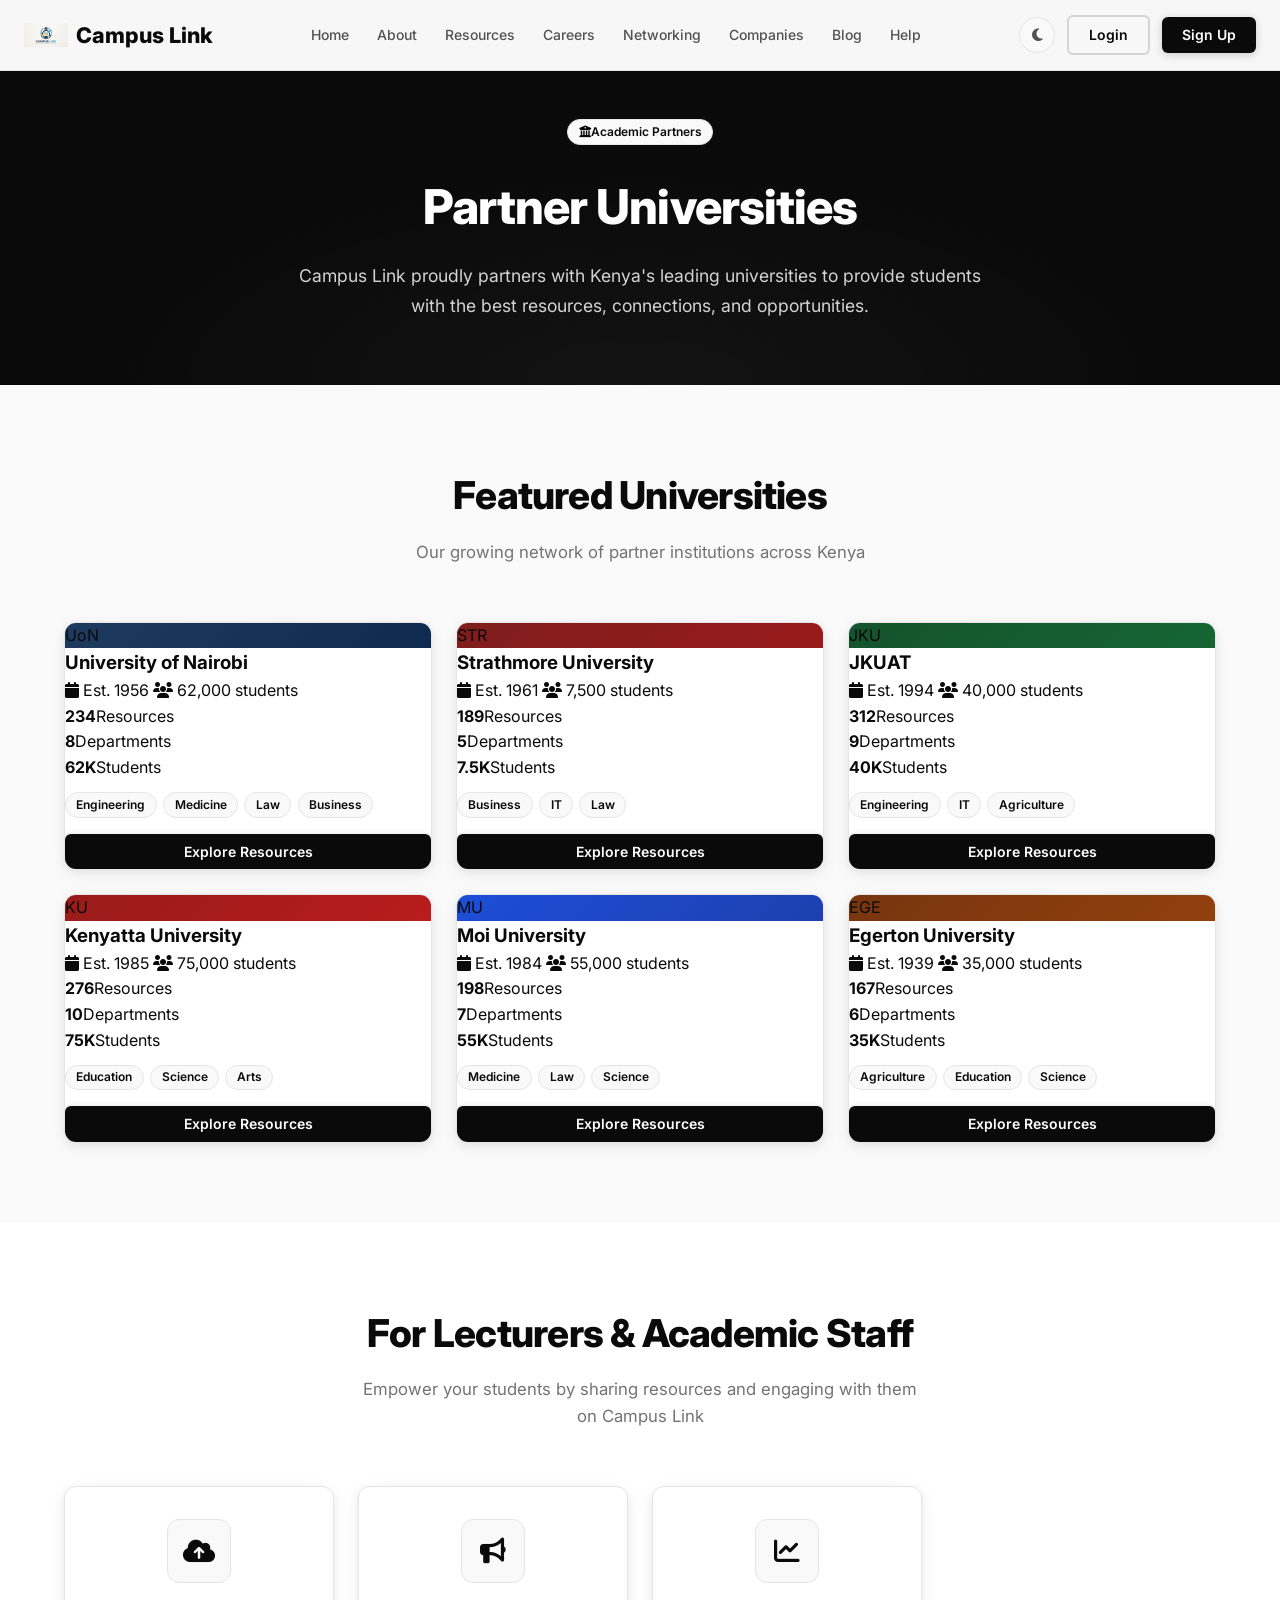
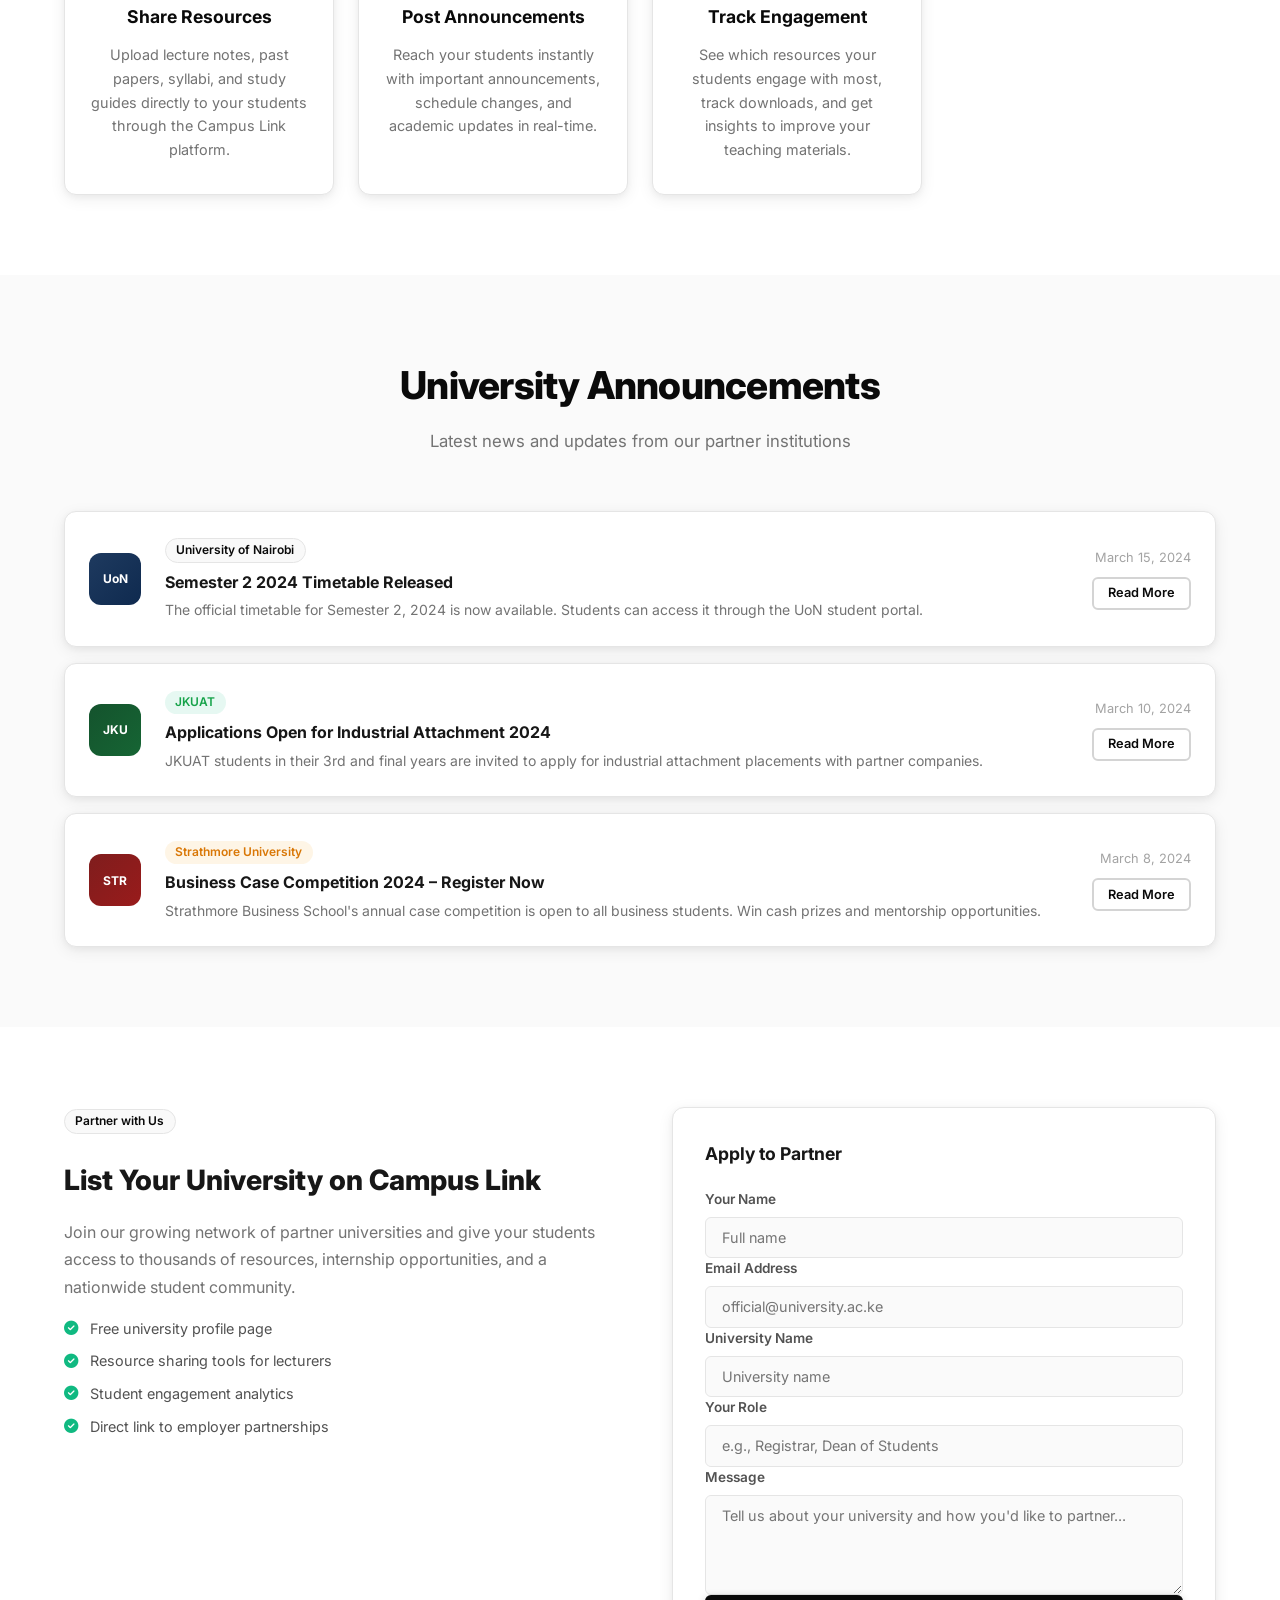
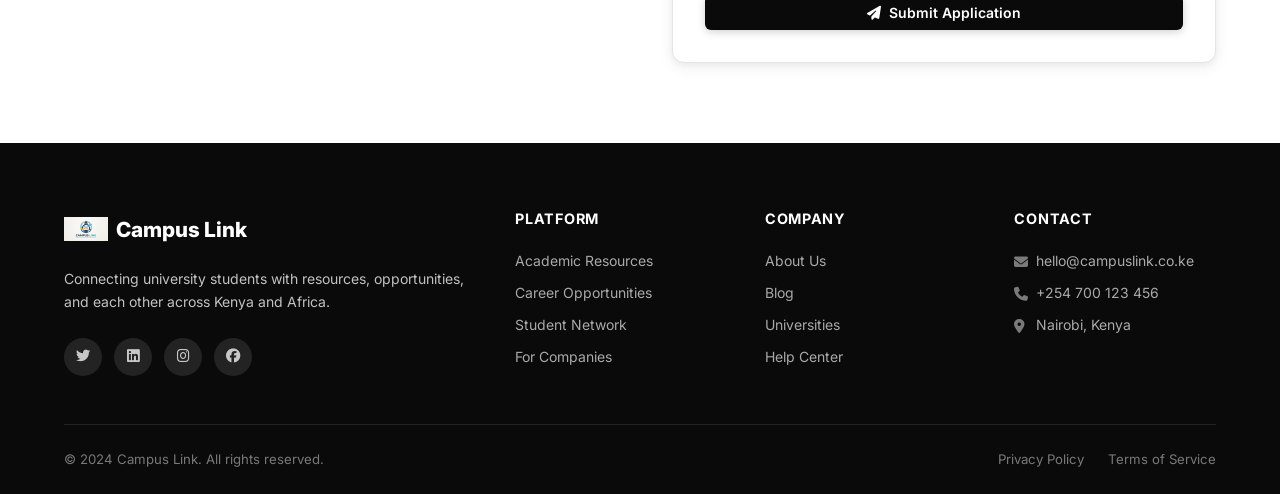
<file: universities.html>
<!DOCTYPE html>
<html lang="en">
<head>
  <meta charset="UTF-8">
  <meta name="viewport" content="width=device-width, initial-scale=1.0">
  <title>Partner Universities - Campus Link</title>
  <meta name="description" content="Explore Campus Link's partner universities across Kenya. Access resources, announcements, and academic communities.">
  <link rel="stylesheet" href="css/style.css">
  <link rel="preconnect" href="https://fonts.googleapis.com">
  <link rel="preconnect" href="https://fonts.gstatic.com" crossorigin>
  <link href="https://fonts.googleapis.com/css2?family=Inter:wght@300;400;500;600;700;800;900&display=swap" rel="stylesheet">
  <link rel="stylesheet" href="https://cdnjs.cloudflare.com/ajax/libs/font-awesome/6.4.0/css/all.min.css">
</head>
<body>

  <!-- NAVIGATION -->
  <nav class="navbar">
    <div class="nav-container">
      <a href="index.html" class="nav-logo"><img src="logo.jpg" alt="Campus Link" class="nav-logo-img"> Campus Link</a>
      <button class="hamburger" id="hamburger" aria-label="Toggle menu"><i class="fas fa-bars"></i></button>
      <ul class="nav-links" id="navLinks">
        <li><a href="index.html" class="nav-link">Home</a></li>
        <li><a href="about.html" class="nav-link">About</a></li>
        <li><a href="resources.html" class="nav-link">Resources</a></li>
        <li><a href="careers.html" class="nav-link">Careers</a></li>
        <li><a href="networking.html" class="nav-link">Networking</a></li>
        <li><a href="companies.html" class="nav-link">Companies</a></li>
        <li><a href="blog.html" class="nav-link">Blog</a></li>
        <li><a href="help.html" class="nav-link">Help</a></li>
      </ul>
      <div class="nav-auth" id="navAuth">
        <button class="theme-toggle" id="themeToggle" aria-label="Toggle dark mode"><i class="fas fa-moon"></i></button>
        <button class="btn btn-outline" id="loginBtn">Login</button>
        <button class="btn btn-primary" id="signupBtn">Sign Up</button>
      </div>
    </div>
  </nav>

  <!-- HERO -->
  <section class="page-hero">
    <div class="page-hero-content">
      <div class="badge badge-primary mb-3"><i class="fas fa-university"></i> Academic Partners</div>
      <h1>Partner Universities</h1>
      <p>Campus Link proudly partners with Kenya's leading universities to provide students with the best resources, connections, and opportunities.</p>
    </div>
  </section>

  <!-- FEATURED UNIVERSITIES -->
  <section style="background:var(--gray-50);">
    <div class="container">
      <div class="section-header">
        <h2>Featured Universities</h2>
        <p>Our growing network of partner institutions across Kenya</p>
      </div>
      <div class="universities-grid">
        <div class="university-card animate-on-scroll">
          <div class="university-logo" style="background:linear-gradient(135deg,#1e3a5f,#0f2a4f);">UoN</div>
          <div class="university-info">
            <h3>University of Nairobi</h3>
            <div class="university-meta">
              <span><i class="fas fa-calendar"></i> Est. 1956</span>
              <span><i class="fas fa-users"></i> 62,000 students</span>
            </div>
            <div class="university-stats">
              <div><strong>234</strong><span>Resources</span></div>
              <div><strong>8</strong><span>Departments</span></div>
              <div><strong>62K</strong><span>Students</span></div>
            </div>
            <div style="display:flex;flex-wrap:wrap;gap:0.4rem;margin-top:0.75rem;">
              <span class="badge badge-primary">Engineering</span>
              <span class="badge badge-primary">Medicine</span>
              <span class="badge badge-primary">Law</span>
              <span class="badge badge-primary">Business</span>
            </div>
            <a href="resources.html" class="btn btn-primary btn-full" style="margin-top:1rem;">Explore Resources</a>
          </div>
        </div>
        <div class="university-card animate-on-scroll">
          <div class="university-logo" style="background:linear-gradient(135deg,#7f1d1d,#991b1b);">STR</div>
          <div class="university-info">
            <h3>Strathmore University</h3>
            <div class="university-meta">
              <span><i class="fas fa-calendar"></i> Est. 1961</span>
              <span><i class="fas fa-users"></i> 7,500 students</span>
            </div>
            <div class="university-stats">
              <div><strong>189</strong><span>Resources</span></div>
              <div><strong>5</strong><span>Departments</span></div>
              <div><strong>7.5K</strong><span>Students</span></div>
            </div>
            <div style="display:flex;flex-wrap:wrap;gap:0.4rem;margin-top:0.75rem;">
              <span class="badge badge-primary">Business</span>
              <span class="badge badge-primary">IT</span>
              <span class="badge badge-primary">Law</span>
            </div>
            <a href="resources.html" class="btn btn-primary btn-full" style="margin-top:1rem;">Explore Resources</a>
          </div>
        </div>
        <div class="university-card animate-on-scroll">
          <div class="university-logo" style="background:linear-gradient(135deg,#14532d,#166534);">JKU</div>
          <div class="university-info">
            <h3>JKUAT</h3>
            <div class="university-meta">
              <span><i class="fas fa-calendar"></i> Est. 1994</span>
              <span><i class="fas fa-users"></i> 40,000 students</span>
            </div>
            <div class="university-stats">
              <div><strong>312</strong><span>Resources</span></div>
              <div><strong>9</strong><span>Departments</span></div>
              <div><strong>40K</strong><span>Students</span></div>
            </div>
            <div style="display:flex;flex-wrap:wrap;gap:0.4rem;margin-top:0.75rem;">
              <span class="badge badge-primary">Engineering</span>
              <span class="badge badge-primary">IT</span>
              <span class="badge badge-primary">Agriculture</span>
            </div>
            <a href="resources.html" class="btn btn-primary btn-full" style="margin-top:1rem;">Explore Resources</a>
          </div>
        </div>
        <div class="university-card animate-on-scroll">
          <div class="university-logo" style="background:linear-gradient(135deg,#991b1b,#b91c1c);">KU</div>
          <div class="university-info">
            <h3>Kenyatta University</h3>
            <div class="university-meta">
              <span><i class="fas fa-calendar"></i> Est. 1985</span>
              <span><i class="fas fa-users"></i> 75,000 students</span>
            </div>
            <div class="university-stats">
              <div><strong>276</strong><span>Resources</span></div>
              <div><strong>10</strong><span>Departments</span></div>
              <div><strong>75K</strong><span>Students</span></div>
            </div>
            <div style="display:flex;flex-wrap:wrap;gap:0.4rem;margin-top:0.75rem;">
              <span class="badge badge-primary">Education</span>
              <span class="badge badge-primary">Science</span>
              <span class="badge badge-primary">Arts</span>
            </div>
            <a href="resources.html" class="btn btn-primary btn-full" style="margin-top:1rem;">Explore Resources</a>
          </div>
        </div>
        <div class="university-card animate-on-scroll">
          <div class="university-logo" style="background:linear-gradient(135deg,#1d4ed8,#1e40af);">MU</div>
          <div class="university-info">
            <h3>Moi University</h3>
            <div class="university-meta">
              <span><i class="fas fa-calendar"></i> Est. 1984</span>
              <span><i class="fas fa-users"></i> 55,000 students</span>
            </div>
            <div class="university-stats">
              <div><strong>198</strong><span>Resources</span></div>
              <div><strong>7</strong><span>Departments</span></div>
              <div><strong>55K</strong><span>Students</span></div>
            </div>
            <div style="display:flex;flex-wrap:wrap;gap:0.4rem;margin-top:0.75rem;">
              <span class="badge badge-primary">Medicine</span>
              <span class="badge badge-primary">Law</span>
              <span class="badge badge-primary">Science</span>
            </div>
            <a href="resources.html" class="btn btn-primary btn-full" style="margin-top:1rem;">Explore Resources</a>
          </div>
        </div>
        <div class="university-card animate-on-scroll">
          <div class="university-logo" style="background:linear-gradient(135deg,#78350f,#92400e);">EGE</div>
          <div class="university-info">
            <h3>Egerton University</h3>
            <div class="university-meta">
              <span><i class="fas fa-calendar"></i> Est. 1939</span>
              <span><i class="fas fa-users"></i> 35,000 students</span>
            </div>
            <div class="university-stats">
              <div><strong>167</strong><span>Resources</span></div>
              <div><strong>6</strong><span>Departments</span></div>
              <div><strong>35K</strong><span>Students</span></div>
            </div>
            <div style="display:flex;flex-wrap:wrap;gap:0.4rem;margin-top:0.75rem;">
              <span class="badge badge-primary">Agriculture</span>
              <span class="badge badge-primary">Education</span>
              <span class="badge badge-primary">Science</span>
            </div>
            <a href="resources.html" class="btn btn-primary btn-full" style="margin-top:1rem;">Explore Resources</a>
          </div>
        </div>
      </div>
    </div>
  </section>

  <!-- FOR LECTURERS -->
  <section style="background:white;">
    <div class="container">
      <div class="section-header">
        <h2>For Lecturers &amp; Academic Staff</h2>
        <p>Empower your students by sharing resources and engaging with them on Campus Link</p>
      </div>
      <div class="features-grid">
        <div class="feature-card animate-on-scroll">
          <div class="feature-icon"><i class="fas fa-cloud-upload-alt"></i></div>
          <h3>Share Resources</h3>
          <p>Upload lecture notes, past papers, syllabi, and study guides directly to your students through the Campus Link platform.</p>
        </div>
        <div class="feature-card animate-on-scroll">
          <div class="feature-icon"><i class="fas fa-bullhorn"></i></div>
          <h3>Post Announcements</h3>
          <p>Reach your students instantly with important announcements, schedule changes, and academic updates in real-time.</p>
        </div>
        <div class="feature-card animate-on-scroll">
          <div class="feature-icon"><i class="fas fa-chart-line"></i></div>
          <h3>Track Engagement</h3>
          <p>See which resources your students engage with most, track downloads, and get insights to improve your teaching materials.</p>
        </div>
      </div>
    </div>
  </section>

  <!-- ANNOUNCEMENTS -->
  <section style="background:var(--gray-50);">
    <div class="container">
      <div class="section-header">
        <h2>University Announcements</h2>
        <p>Latest news and updates from our partner institutions</p>
      </div>
      <div style="display:flex;flex-direction:column;gap:1rem;">
        <div class="card">
          <div class="card-body" style="display:flex;align-items:center;gap:1.5rem;">
            <div style="width:52px;height:52px;background:linear-gradient(135deg,#1e3a5f,#0f2a4f);border-radius:12px;display:flex;align-items:center;justify-content:center;color:white;font-weight:700;font-size:0.75rem;flex-shrink:0;">UoN</div>
            <div style="flex:1;">
              <span class="badge badge-primary" style="margin-bottom:0.4rem;">University of Nairobi</span>
              <h3 style="font-size:1rem;font-weight:700;color:var(--gray-900);margin-bottom:0.25rem;">Semester 2 2024 Timetable Released</h3>
              <p style="font-size:0.875rem;color:var(--gray-500);">The official timetable for Semester 2, 2024 is now available. Students can access it through the UoN student portal.</p>
            </div>
            <div style="text-align:right;flex-shrink:0;">
              <div style="font-size:0.8rem;color:var(--gray-400);margin-bottom:0.5rem;">March 15, 2024</div>
              <a href="#" class="btn btn-sm btn-outline">Read More</a>
            </div>
          </div>
        </div>
        <div class="card">
          <div class="card-body" style="display:flex;align-items:center;gap:1.5rem;">
            <div style="width:52px;height:52px;background:linear-gradient(135deg,#14532d,#166534);border-radius:12px;display:flex;align-items:center;justify-content:center;color:white;font-weight:700;font-size:0.75rem;flex-shrink:0;">JKU</div>
            <div style="flex:1;">
              <span class="badge badge-success" style="margin-bottom:0.4rem;">JKUAT</span>
              <h3 style="font-size:1rem;font-weight:700;color:var(--gray-900);margin-bottom:0.25rem;">Applications Open for Industrial Attachment 2024</h3>
              <p style="font-size:0.875rem;color:var(--gray-500);">JKUAT students in their 3rd and final years are invited to apply for industrial attachment placements with partner companies.</p>
            </div>
            <div style="text-align:right;flex-shrink:0;">
              <div style="font-size:0.8rem;color:var(--gray-400);margin-bottom:0.5rem;">March 10, 2024</div>
              <a href="#" class="btn btn-sm btn-outline">Read More</a>
            </div>
          </div>
        </div>
        <div class="card">
          <div class="card-body" style="display:flex;align-items:center;gap:1.5rem;">
            <div style="width:52px;height:52px;background:linear-gradient(135deg,#7f1d1d,#991b1b);border-radius:12px;display:flex;align-items:center;justify-content:center;color:white;font-weight:700;font-size:0.75rem;flex-shrink:0;">STR</div>
            <div style="flex:1;">
              <span class="badge badge-warning" style="margin-bottom:0.4rem;">Strathmore University</span>
              <h3 style="font-size:1rem;font-weight:700;color:var(--gray-900);margin-bottom:0.25rem;">Business Case Competition 2024 – Register Now</h3>
              <p style="font-size:0.875rem;color:var(--gray-500);">Strathmore Business School's annual case competition is open to all business students. Win cash prizes and mentorship opportunities.</p>
            </div>
            <div style="text-align:right;flex-shrink:0;">
              <div style="font-size:0.8rem;color:var(--gray-400);margin-bottom:0.5rem;">March 8, 2024</div>
              <a href="#" class="btn btn-sm btn-outline">Read More</a>
            </div>
          </div>
        </div>
      </div>
    </div>
  </section>

  <!-- LIST YOUR UNIVERSITY -->
  <section style="background:white;">
    <div class="container">
      <div style="display:grid;grid-template-columns:1fr 1fr;gap:4rem;align-items:start;" class="story-grid">
        <div>
          <div class="badge badge-primary mb-3">Partner with Us</div>
          <h2 style="font-size:1.75rem;font-weight:800;color:var(--gray-900);margin-bottom:1rem;">List Your University on Campus Link</h2>
          <p style="color:var(--gray-500);line-height:1.7;margin-bottom:1rem;">Join our growing network of partner universities and give your students access to thousands of resources, internship opportunities, and a nationwide student community.</p>
          <ul style="list-style:none;display:flex;flex-direction:column;gap:0.6rem;margin-bottom:1.5rem;">
            <li style="display:flex;align-items:center;gap:0.75rem;font-size:0.9rem;color:var(--gray-600);">
              <i class="fas fa-check-circle" style="color:#10b981;"></i> Free university profile page
            </li>
            <li style="display:flex;align-items:center;gap:0.75rem;font-size:0.9rem;color:var(--gray-600);">
              <i class="fas fa-check-circle" style="color:#10b981;"></i> Resource sharing tools for lecturers
            </li>
            <li style="display:flex;align-items:center;gap:0.75rem;font-size:0.9rem;color:var(--gray-600);">
              <i class="fas fa-check-circle" style="color:#10b981;"></i> Student engagement analytics
            </li>
            <li style="display:flex;align-items:center;gap:0.75rem;font-size:0.9rem;color:var(--gray-600);">
              <i class="fas fa-check-circle" style="color:#10b981;"></i> Direct link to employer partnerships
            </li>
          </ul>
        </div>
        <div class="card" style="padding:2rem;">
          <h3 style="font-size:1.1rem;font-weight:700;color:var(--gray-900);margin-bottom:1.25rem;">Apply to Partner</h3>
          <form onsubmit="event.preventDefault();alert('Thank you! We\'ll be in touch within 48 hours.');">
            <div class="form-group">
              <label>Your Name</label>
              <input type="text" placeholder="Full name" required>
            </div>
            <div class="form-group">
              <label>Email Address</label>
              <input type="email" placeholder="official@university.ac.ke" required>
            </div>
            <div class="form-group">
              <label>University Name</label>
              <input type="text" placeholder="University name" required>
            </div>
            <div class="form-group">
              <label>Your Role</label>
              <input type="text" placeholder="e.g., Registrar, Dean of Students">
            </div>
            <div class="form-group">
              <label>Message</label>
              <textarea placeholder="Tell us about your university and how you'd like to partner..." rows="3"></textarea>
            </div>
            <button type="submit" class="btn btn-primary btn-full">
              <i class="fas fa-paper-plane"></i> Submit Application
            </button>
          </form>
        </div>
      </div>
    </div>
  </section>

  <!-- FOOTER -->
  <footer class="footer">
    <div class="container">
      <div class="footer-grid">
        <div class="footer-brand">
          <a href="index.html" class="footer-logo"><img src="logo.jpg" alt="Campus Link" class="nav-logo-img"> Campus Link</a>
          <p>Connecting university students with resources, opportunities, and each other across Kenya and Africa.</p>
          <div class="social-links">
            <a href="#"><i class="fab fa-twitter"></i></a>
            <a href="#"><i class="fab fa-linkedin"></i></a>
            <a href="#"><i class="fab fa-instagram"></i></a>
            <a href="#"><i class="fab fa-facebook"></i></a>
          </div>
        </div>
        <div class="footer-links">
          <h4>Platform</h4>
          <ul>
            <li><a href="resources.html">Academic Resources</a></li>
            <li><a href="careers.html">Career Opportunities</a></li>
            <li><a href="networking.html">Student Network</a></li>
            <li><a href="companies.html">For Companies</a></li>
          </ul>
        </div>
        <div class="footer-links">
          <h4>Company</h4>
          <ul>
            <li><a href="about.html">About Us</a></li>
            <li><a href="blog.html">Blog</a></li>
            <li><a href="universities.html">Universities</a></li>
            <li><a href="help.html">Help Center</a></li>
          </ul>
        </div>
        <div class="footer-links">
          <h4>Contact</h4>
          <ul>
            <li><i class="fas fa-envelope"></i> hello@campuslink.co.ke</li>
            <li><i class="fas fa-phone"></i> +254 700 123 456</li>
            <li><i class="fas fa-map-marker-alt"></i> Nairobi, Kenya</li>
          </ul>
        </div>
      </div>
      <div class="footer-bottom">
        <p>&copy; 2024 Campus Link. All rights reserved.</p>
        <div class="footer-legal"><a href="#">Privacy Policy</a><a href="#">Terms of Service</a></div>
      </div>
    </div>
  </footer>

  <!-- LOGIN MODAL -->
  <div class="modal-overlay" id="loginModal">
    <div class="modal">
      <button class="modal-close" id="closeLoginModal" aria-label="Close"><i class="fas fa-times"></i></button>
      <div class="modal-header"><i class="fas fa-graduation-cap modal-logo-icon"></i><h2>Welcome Back</h2><p>Sign in to your Campus Link account</p></div>
      <form class="modal-form" id="loginForm" novalidate>
        <div class="form-group"><label for="loginEmail">Email Address</label><input type="email" id="loginEmail" placeholder="demo@campuslink.com" required></div>
        <div class="form-group"><label for="loginPassword">Password</label><input type="password" id="loginPassword" placeholder="demo123" required></div>
        <div class="form-error" id="loginError"></div>
        <button type="submit" class="btn btn-primary btn-full"><i class="fas fa-sign-in-alt"></i> Sign In</button>
        <p class="modal-switch">Don't have an account? <a href="#" id="switchToSignup">Sign Up</a></p>
        <p class="demo-hint"><i class="fas fa-info-circle"></i> Demo: demo@campuslink.com / demo123</p>
      </form>
    </div>
  </div>
  <!-- SIGNUP MODAL -->
  <div class="modal-overlay" id="signupModal">
    <div class="modal">
      <button class="modal-close" id="closeSignupModal" aria-label="Close"><i class="fas fa-times"></i></button>
      <div class="modal-header"><i class="fas fa-graduation-cap modal-logo-icon"></i><h2>Join Campus Link</h2><p>Create your free student account</p></div>
      <form class="modal-form" id="signupForm" novalidate>
        <div class="form-group"><label for="signupName">Full Name</label><input type="text" id="signupName" placeholder="Your full name" required></div>
        <div class="form-group"><label for="signupEmail">Email Address</label><input type="email" id="signupEmail" placeholder="student@university.ac.ke" required></div>
        <div class="form-group"><label for="signupUniversity">University</label><select id="signupUniversity"><option value="">Select your university</option><option>University of Nairobi</option><option>Strathmore University</option><option>JKUAT</option><option>Kenyatta University</option><option>Moi University</option><option>Egerton University</option></select></div>
        <div class="form-group"><label for="signupPassword">Password</label><input type="password" id="signupPassword" placeholder="Min 6 characters" required></div>
        <div class="form-error" id="signupError"></div>
        <button type="submit" class="btn btn-primary btn-full"><i class="fas fa-user-plus"></i> Create Account</button>
        <p class="modal-switch">Already have an account? <a href="#" id="switchToLogin">Sign In</a></p>
      </form>
    </div>
  </div>

  <script src="js/main.js"></script>
  <script src="js/auth.js"></script>
  <script>
    const storyGrid = document.querySelector('.story-grid');
    if (storyGrid && window.innerWidth <= 768) { storyGrid.style.gridTemplateColumns = '1fr'; }
    window.addEventListener('resize', () => {
      if (storyGrid) storyGrid.style.gridTemplateColumns = window.innerWidth <= 768 ? '1fr' : '1fr 1fr';
    });
  </script>
</body>
</html>
</file>
<file: css/style.css>
/* =============================================
   CAMPUS LINK - Main Stylesheet
   ============================================= */

/* CSS Custom Properties */
:root {
  /* Primary accent - monochrome black */
  --primary: #0a0a0a;
  --primary-dark: #000000;
  --primary-light: #333333;
  --accent: #222222;
  --accent-light: #555555;
  --secondary: #666666;
  --secondary-dark: #444444;

  /* Status Colors */
  --success: #16a34a;
  --warning: #d97706;
  --danger: #dc2626;

  /* Dark base */
  --dark: #0a0a0a;
  --dark-2: #111111;

  /* Neutral Grays */
  --gray-50: #fafafa;
  --gray-100: #f5f5f5;
  --gray-200: #e5e5e5;
  --gray-300: #d4d4d4;
  --gray-400: #a3a3a3;
  --gray-500: #737373;
  --gray-600: #525252;
  --gray-700: #404040;
  --gray-800: #262626;
  --gray-900: #171717;
  --white: #ffffff;

  --font-main: 'Inter', -apple-system, BlinkMacSystemFont, sans-serif;

  /* Shadows */
  --shadow-sm: 0 1px 3px rgba(0,0,0,0.06), 0 1px 2px rgba(0,0,0,0.04);
  --shadow: 0 4px 16px rgba(0,0,0,0.07), 0 2px 6px rgba(0,0,0,0.04);
  --shadow-md: 0 8px 24px rgba(0,0,0,0.09), 0 4px 8px rgba(0,0,0,0.05);
  --shadow-lg: 0 20px 40px rgba(0,0,0,0.12), 0 8px 16px rgba(0,0,0,0.06);
  --shadow-colored: 0 8px 24px rgba(0,0,0,0.15);

  --radius-sm: 6px;
  --radius: 12px;
  --radius-lg: 16px;
  --radius-xl: 24px;
  --radius-full: 9999px;
  --transition: 0.25s cubic-bezier(0.4, 0, 0.2, 1);
  --nav-height: 70px;

  /* Semantic theme variables - Light Mode */
  --bg: #ffffff;
  --bg-secondary: #f9f9f9;
  --bg-card: #ffffff;
  --text: #0a0a0a;
  --text-secondary: #525252;
  --text-muted: #737373;
  --border: #e5e5e5;
  --border-strong: #d4d4d4;
  --nav-bg: rgba(255, 255, 255, 0.97);
  --input-bg: #fafafa;
}

/* =============================================
   DARK MODE VARIABLES
   ============================================= */
[data-theme="dark"] {
  --bg: #000000;
  --bg-secondary: #0d0d0d;
  --bg-card: #111111;
  --text: #ededed;
  --text-secondary: #a0a0a0;
  --text-muted: #6b6b6b;
  --border: #2a2a2a;
  --border-strong: #333333;
  --nav-bg: rgba(0, 0, 0, 0.97);
  --input-bg: #111111;
  --shadow-sm: 0 1px 3px rgba(0,0,0,0.4);
  --shadow: 0 4px 16px rgba(0,0,0,0.4);
  --shadow-md: 0 8px 24px rgba(0,0,0,0.5);
  --shadow-lg: 0 20px 40px rgba(0,0,0,0.6);

  /* Invert gray scale so all gray-based colors work in dark mode */
  --gray-50: #0d0d0d;
  --gray-100: #161616;
  --gray-200: #2a2a2a;
  --gray-300: #333333;
  --gray-400: #737373;
  --gray-500: #a0a0a0;
  --gray-600: #b8b8b8;
  --gray-700: #d0d0d0;
  --gray-800: #e0e0e0;
  --gray-900: #ededed;
}

/* =============================================
   CSS RESET
   ============================================= */
*, *::before, *::after {
  box-sizing: border-box;
  margin: 0;
  padding: 0;
}

html {
  scroll-behavior: smooth;
  font-size: 16px;
}

body {
  font-family: var(--font-main);
  color: var(--text);
  background: var(--bg);
  line-height: 1.6;
  -webkit-font-smoothing: antialiased;
  -moz-osx-font-smoothing: grayscale;
}

img { max-width: 100%; height: auto; display: block; }
a { text-decoration: none; color: inherit; }
ul { list-style: none; }
button { cursor: pointer; border: none; background: none; font-family: inherit; }
input, select, textarea { font-family: inherit; font-size: 1rem; }

/* =============================================
   NAVIGATION
   ============================================= */
.navbar {
  position: fixed;
  top: 0;
  left: 0;
  right: 0;
  height: var(--nav-height);
  background: var(--nav-bg);
  backdrop-filter: blur(12px);
  box-shadow: 0 1px 0 var(--border), var(--shadow-sm);
  z-index: 1000;
  transition: box-shadow var(--transition);
}

.nav-container {
  max-width: 1280px;
  margin: 0 auto;
  padding: 0 1.5rem;
  height: 100%;
  display: flex;
  align-items: center;
  gap: 2rem;
}

.nav-logo {
  font-size: 1.35rem;
  font-weight: 800;
  color: var(--text);
  display: flex;
  align-items: center;
  gap: 0.5rem;
  white-space: nowrap;
  flex-shrink: 0;
}

.nav-logo i { font-size: 1.4rem; }

.nav-logo-img {
  width: 44px;
  height: 44px;
  object-fit: contain;
  border-radius: 6px;
}

.nav-links {
  display: flex;
  align-items: center;
  gap: 0.25rem;
  flex: 1;
  justify-content: center;
}

.nav-link {
  padding: 0.4rem 0.75rem;
  border-radius: var(--radius-sm);
  font-size: 0.875rem;
  font-weight: 500;
  color: var(--text-secondary);
  transition: all var(--transition);
  white-space: nowrap;
}

.nav-link:hover,
.nav-link.active {
  color: var(--text);
  background: rgba(0, 0, 0, 0.06);
}

.nav-auth {
  display: flex;
  align-items: center;
  gap: 0.75rem;
  flex-shrink: 0;
}

.hamburger {
  display: none;
  align-items: center;
  justify-content: center;
  width: 40px;
  height: 40px;
  border-radius: var(--radius-sm);
  color: var(--gray-700);
  font-size: 1.1rem;
  transition: background var(--transition);
  flex-shrink: 0;
  margin-left: auto;
}

.hamburger:hover { background: var(--gray-100); }

/* User menu in nav */
.user-nav {
  display: flex;
  align-items: center;
  gap: 0.75rem;
}

.notification-btn {
  position: relative;
  width: 38px;
  height: 38px;
  border-radius: var(--radius-full);
  background: var(--gray-100);
  color: var(--gray-600);
  display: flex;
  align-items: center;
  justify-content: center;
  font-size: 1rem;
  transition: all var(--transition);
}

.notification-btn:hover { background: var(--border); color: var(--text); }

.notif-badge {
  position: absolute;
  top: -2px;
  right: -2px;
  background: var(--danger);
  color: white;
  font-size: 0.65rem;
  font-weight: 700;
  width: 18px;
  height: 18px;
  border-radius: var(--radius-full);
  display: flex;
  align-items: center;
  justify-content: center;
  border: 2px solid white;
}

.user-avatar-nav {
  width: 36px;
  height: 36px;
  border-radius: var(--radius-full);
  background: linear-gradient(135deg, var(--primary), var(--accent));
  color: white;
  display: flex;
  align-items: center;
  justify-content: center;
  font-weight: 700;
  font-size: 0.8rem;
}

.user-name-nav {
  font-size: 0.875rem;
  font-weight: 600;
  color: var(--gray-700);
}

/* =============================================
   BUTTONS
   ============================================= */
.btn {
  display: inline-flex;
  align-items: center;
  justify-content: center;
  gap: 0.5rem;
  padding: 0.5rem 1.25rem;
  border-radius: var(--radius-sm);
  font-size: 0.875rem;
  font-weight: 600;
  transition: all var(--transition);
  white-space: nowrap;
  line-height: 1.4;
}

.btn-primary {
  background: var(--text);
  color: var(--bg);
  box-shadow: 0 2px 8px rgba(0, 0, 0, 0.18);
}

.btn-primary:hover {
  transform: translateY(-1px);
  box-shadow: 0 4px 16px rgba(0, 0, 0, 0.25);
  opacity: 0.88;
}

.btn-outline {
  background: transparent;
  color: var(--text);
  border: 2px solid var(--border-strong);
}

.btn-outline:hover {
  background: var(--text);
  color: var(--bg);
  border-color: var(--text);
}

.btn-secondary {
  background: var(--gray-100);
  color: var(--gray-700);
  border: 1px solid var(--gray-200);
}

.btn-secondary:hover { background: var(--gray-200); }

.btn-danger {
  background: linear-gradient(135deg, var(--danger), #dc2626);
  color: white;
}

.btn-danger:hover { opacity: 0.9; transform: translateY(-1px); }

.btn-white {
  background: white;
  color: #0a0a0a;
  box-shadow: var(--shadow-md);
}

.btn-white:hover { transform: translateY(-2px); box-shadow: var(--shadow-lg); }

.btn-success {
  background: linear-gradient(135deg, var(--success), #059669);
  color: white;
}

.btn-large {
  padding: 0.875rem 2rem;
  font-size: 1rem;
  border-radius: var(--radius);
}

.btn-full { width: 100%; }

.btn-sm {
  padding: 0.35rem 0.875rem;
  font-size: 0.8rem;
}

/* =============================================
   HERO SECTION
   ============================================= */
.hero {
  min-height: 100vh;
  background: var(--dark);
  display: flex;
  align-items: center;
  justify-content: center;
  text-align: center;
  position: relative;
  overflow: hidden;
  padding: calc(var(--nav-height) + 2rem) 1.5rem 4rem;
}

.hero::before {
  content: '';
  position: absolute;
  inset: 0;
  background: radial-gradient(ellipse 80% 60% at 50% 0%, rgba(255,255,255,0.04) 0%, transparent 70%);
}

.hero-content {
  position: relative;
  z-index: 1;
  max-width: 800px;
  margin: 0 auto;
  animation: fadeIn 0.8s ease-out;
}

.hero-content h1 {
  font-size: clamp(2rem, 5vw, 3.75rem);
  font-weight: 800;
  color: white;
  line-height: 1.15;
  margin-bottom: 1.25rem;
  letter-spacing: -0.02em;
}

.gradient-text {
  background: linear-gradient(135deg, #ffffff, #d4d4d4);
  -webkit-background-clip: text;
  -webkit-text-fill-color: transparent;
  background-clip: text;
}

.hero-content p {
  font-size: 1.2rem;
  color: rgba(255,255,255,0.82);
  margin-bottom: 2.5rem;
  max-width: 600px;
  margin-left: auto;
  margin-right: auto;
  line-height: 1.7;
}

.hero-buttons {
  display: flex;
  gap: 1rem;
  justify-content: center;
  flex-wrap: wrap;
  margin-bottom: 3rem;
}

.hero .btn-outline {
  border-color: rgba(255,255,255,0.5);
  color: white;
  background: transparent;
}

.hero .btn-outline:hover {
  background: rgba(255,255,255,0.12);
  border-color: rgba(255,255,255,0.9);
}

.hero-stats {
  display: flex;
  gap: 2.5rem;
  justify-content: center;
  flex-wrap: wrap;
}

.hero-stat span {
  display: block;
  font-size: 1.75rem;
  font-weight: 800;
  color: white;
}

.hero-stat p {
  font-size: 0.875rem;
  color: rgba(255,255,255,0.7);
  margin: 0;
}

.hero-visual {
  position: absolute;
  inset: 0;
  pointer-events: none;
}

.floating-shape {
  position: absolute;
  border-radius: var(--radius-full);
  opacity: 0.12;
  animation: float 6s ease-in-out infinite;
}

.shape-1 {
  width: 400px; height: 400px;
  background: var(--secondary);
  top: -100px; right: -100px;
  animation-delay: 0s;
}

.shape-2 {
  width: 250px; height: 250px;
  background: var(--primary-light);
  bottom: 50px; left: -50px;
  animation-delay: 2s;
}

.shape-3 {
  width: 180px; height: 180px;
  background: white;
  top: 40%; right: 15%;
  animation-delay: 4s;
}

/* Page hero (smaller, for inner pages) */
.page-hero {
  background: var(--dark);
  padding: calc(var(--nav-height) + 3rem) 1.5rem 4rem;
  text-align: center;
  position: relative;
  overflow: hidden;
}

.page-hero::before {
  content: '';
  position: absolute;
  inset: 0;
  background: radial-gradient(ellipse 60% 80% at 50% 100%, rgba(255,255,255,0.04) 0%, transparent 70%);
}

.page-hero-content {
  position: relative;
  z-index: 1;
  max-width: 700px;
  margin: 0 auto;
}

.page-hero h1 {
  font-size: clamp(1.75rem, 4vw, 3rem);
  font-weight: 800;
  color: white;
  margin-bottom: 1rem;
  letter-spacing: -0.02em;
}

.page-hero p {
  font-size: 1.1rem;
  color: rgba(255,255,255,0.82);
  line-height: 1.7;
}

/* =============================================
   LAYOUT
   ============================================= */
.container {
  max-width: 1200px;
  margin: 0 auto;
  padding: 0 1.5rem;
}

section { padding: 5rem 0; }

.section-header {
  text-align: center;
  margin-bottom: 3.5rem;
}

.section-header h2 {
  font-size: clamp(1.6rem, 3vw, 2.4rem);
  font-weight: 800;
  color: var(--text);
  margin-bottom: 0.75rem;
  letter-spacing: -0.02em;
}

.section-header p {
  font-size: 1.05rem;
  color: var(--text-muted);
  max-width: 560px;
  margin: 0 auto;
}

/* =============================================
   CARDS
   ============================================= */
.card {
  background: var(--bg-card);
  border-radius: var(--radius);
  box-shadow: var(--shadow);
  border: 1px solid var(--border);
  transition: all var(--transition);
  overflow: hidden;
}

.card:hover {
  transform: translateY(-4px);
  box-shadow: var(--shadow-md);
  border-color: var(--border-strong);
}

.card-body { padding: 1.5rem; }

/* Feature Cards */
.features { background: var(--bg-secondary); }

.features-grid {
  display: grid;
  grid-template-columns: repeat(4, 1fr);
  gap: 1.5rem;
}

.feature-card {
  background: var(--bg-card);
  border-radius: var(--radius);
  padding: 2rem 1.5rem;
  text-align: center;
  box-shadow: var(--shadow);
  border: 1px solid var(--border);
  transition: all var(--transition);
}

.feature-card:hover {
  transform: translateY(-6px);
  box-shadow: var(--shadow-md);
  border-color: var(--border-strong);
}

.feature-icon {
  width: 64px;
  height: 64px;
  border-radius: var(--radius);
  background: var(--bg-secondary);
  display: flex;
  align-items: center;
  justify-content: center;
  margin: 0 auto 1.25rem;
  font-size: 1.6rem;
  color: var(--text);
  transition: all var(--transition);
  border: 1px solid var(--border);
}

.feature-card:hover .feature-icon {
  background: var(--text);
  color: var(--bg);
  transform: scale(1.05);
  border-color: var(--text);
}

.feature-card h3 {
  font-size: 1.1rem;
  font-weight: 700;
  color: var(--text);
  margin-bottom: 0.75rem;
}

.feature-card p {
  font-size: 0.9rem;
  color: var(--text-muted);
  line-height: 1.65;
}

/* Steps Grid */
.how-it-works { background: var(--bg); }

.steps-grid {
  display: grid;
  grid-template-columns: repeat(4, 1fr);
  gap: 2rem;
  position: relative;
}

.steps-grid::before {
  content: '';
  position: absolute;
  top: 40px;
  left: calc(12.5% + 32px);
  right: calc(12.5% + 32px);
  height: 2px;
  background: var(--border-strong);
  opacity: 1;
  z-index: 0;
}

.step-card {
  text-align: center;
  padding: 1.5rem 1rem;
  position: relative;
  z-index: 1;
}

.step-number {
  width: 72px;
  height: 72px;
  border-radius: var(--radius-full);
  background: var(--text);
  color: var(--bg);
  display: flex;
  align-items: center;
  justify-content: center;
  margin: 0 auto 1.25rem;
  font-size: 1.5rem;
  box-shadow: var(--shadow-colored);
}

.step-card h3 {
  font-size: 1.05rem;
  font-weight: 700;
  color: var(--text);
  margin-bottom: 0.5rem;
}

.step-card p {
  font-size: 0.875rem;
  color: var(--text-muted);
  line-height: 1.6;
}

/* Testimonial Cards */
.testimonials { background: var(--bg-secondary); }

.testimonials-grid {
  display: grid;
  grid-template-columns: repeat(3, 1fr);
  gap: 1.5rem;
}

.testimonial-card {
  background: var(--bg-card);
  border-radius: var(--radius);
  padding: 2rem;
  box-shadow: var(--shadow);
  border: 1px solid var(--border);
  position: relative;
  transition: all var(--transition);
}

.testimonial-card:hover { transform: translateY(-4px); box-shadow: var(--shadow-md); }

.quote-icon {
  font-size: 2.5rem;
  color: var(--text-muted);
  opacity: 0.4;
  line-height: 1;
  margin-bottom: 1rem;
}

.testimonial-card p {
  font-size: 0.95rem;
  color: var(--text-secondary);
  line-height: 1.7;
  font-style: italic;
  margin-bottom: 1.5rem;
}

.testimonial-author {
  display: flex;
  align-items: center;
  gap: 0.75rem;
}

.author-avatar {
  width: 44px;
  height: 44px;
  border-radius: var(--radius-full);
  background: linear-gradient(135deg, var(--primary), var(--accent));
  color: white;
  display: flex;
  align-items: center;
  justify-content: center;
  font-weight: 700;
  font-size: 0.875rem;
  flex-shrink: 0;
}

.author-info strong {
  display: block;
  font-size: 0.9rem;
  font-weight: 700;
  color: var(--text);
}

.author-info span {
  font-size: 0.8rem;
  color: var(--text-muted);
}

/* Stats Section */
.stats-section {
  background: var(--dark);
  padding: 4rem 0;
}

.stats-grid {
  display: grid;
  grid-template-columns: repeat(4, 1fr);
  gap: 2rem;
}

.stat-card {
  text-align: center;
  padding: 2rem 1rem;
}

.stat-number {
  font-size: clamp(2.5rem, 5vw, 3.5rem);
  font-weight: 900;
  background: linear-gradient(135deg, #ffffff, #e0e0e0);
  -webkit-background-clip: text;
  -webkit-text-fill-color: transparent;
  background-clip: text;
  line-height: 1;
  margin-bottom: 0.5rem;
}

.stat-label {
  font-size: 0.95rem;
  color: rgba(255,255,255,0.65);
  font-weight: 500;
}

/* CTA Section */
.cta-section {
  background: var(--dark);
  text-align: center;
  padding: 5rem 1.5rem;
}

.cta-section h2 {
  font-size: clamp(1.6rem, 3vw, 2.4rem);
  font-weight: 800;
  color: white;
  margin-bottom: 1rem;
}

.cta-section p {
  font-size: 1.05rem;
  color: rgba(255,255,255,0.82);
  margin-bottom: 2rem;
  max-width: 560px;
  margin-left: auto;
  margin-right: auto;
}

/* =============================================
   FOOTER
   ============================================= */
.footer {
  background: var(--dark);
  color: rgba(255,255,255,0.75);
  padding: 4rem 0 0;
}

.footer-grid {
  display: grid;
  grid-template-columns: 2fr 1fr 1fr 1fr;
  gap: 3rem;
  padding-bottom: 3rem;
  border-bottom: 1px solid rgba(255,255,255,0.1);
}

.footer-logo {
  font-size: 1.3rem;
  font-weight: 800;
  color: white;
  display: flex;
  align-items: center;
  gap: 0.5rem;
  margin-bottom: 1rem;
}

.footer-brand p {
  font-size: 0.875rem;
  line-height: 1.65;
  margin-bottom: 1.5rem;
}

.social-links {
  display: flex;
  gap: 0.75rem;
}

.social-links a {
  width: 38px;
  height: 38px;
  border-radius: var(--radius-full);
  background: rgba(255,255,255,0.1);
  display: flex;
  align-items: center;
  justify-content: center;
  font-size: 0.9rem;
  color: rgba(255,255,255,0.75);
  transition: all var(--transition);
}

.social-links a:hover {
  background: var(--primary);
  color: white;
  transform: translateY(-2px);
}

.footer-links h4 {
  font-size: 0.9rem;
  font-weight: 700;
  color: white;
  margin-bottom: 1.25rem;
  text-transform: uppercase;
  letter-spacing: 0.05em;
}

.footer-links ul { display: flex; flex-direction: column; gap: 0.6rem; }

.footer-links ul li a,
.footer-links ul li {
  font-size: 0.875rem;
  color: rgba(255,255,255,0.65);
  transition: color var(--transition);
  display: flex;
  align-items: center;
  gap: 0.5rem;
}

.footer-links ul li a:hover { color: white; }

.footer-links ul li i { width: 14px; opacity: 0.7; }

.footer-bottom {
  display: flex;
  align-items: center;
  justify-content: space-between;
  padding: 1.5rem 0;
  font-size: 0.825rem;
  color: rgba(255,255,255,0.45);
}

.footer-legal {
  display: flex;
  gap: 1.5rem;
}

.footer-legal a {
  color: rgba(255,255,255,0.45);
  transition: color var(--transition);
}

.footer-legal a:hover { color: rgba(255,255,255,0.8); }

/* =============================================
   MODALS
   ============================================= */
.modal-overlay {
  position: fixed;
  inset: 0;
  background: rgba(0,0,0,0.55);
  backdrop-filter: blur(4px);
  display: flex;
  align-items: center;
  justify-content: center;
  z-index: 2000;
  padding: 1rem;
  opacity: 0;
  pointer-events: none;
  transition: opacity var(--transition);
}

.modal-overlay.active {
  opacity: 1;
  pointer-events: all;
}

.modal {
  background: var(--bg-card);
  border-radius: var(--radius-lg);
  padding: 2.5rem;
  width: 100%;
  max-width: 460px;
  position: relative;
  box-shadow: var(--shadow-lg);
  animation: slideInUp 0.3s ease-out;
}

.modal-close {
  position: absolute;
  top: 1.25rem;
  right: 1.25rem;
  width: 32px;
  height: 32px;
  border-radius: var(--radius-full);
  background: var(--bg-secondary);
  color: var(--text-muted);
  display: flex;
  align-items: center;
  justify-content: center;
  font-size: 0.875rem;
  transition: all var(--transition);
}

.modal-close:hover { background: var(--border); color: var(--text); }

.modal-header {
  text-align: center;
  margin-bottom: 2rem;
}

.modal-logo-icon {
  font-size: 2.5rem;
  color: var(--text);
  margin-bottom: 0.75rem;
}

.modal-header h2 {
  font-size: 1.5rem;
  font-weight: 800;
  color: var(--text);
  margin-bottom: 0.35rem;
}

.modal-header p {
  font-size: 0.9rem;
  color: var(--text-muted);
}

/* =============================================
   FORMS
   ============================================= */
.modal-form { display: flex; flex-direction: column; gap: 1.25rem; }

.form-group { display: flex; flex-direction: column; gap: 0.4rem; }

.form-group label {
  font-size: 0.85rem;
  font-weight: 600;
  color: var(--text-secondary);
}

.form-group input,
.form-group select,
.form-group textarea {
  padding: 0.7rem 1rem;
  border: 1.5px solid var(--border);
  border-radius: var(--radius-sm);
  font-size: 0.9rem;
  color: var(--text);
  background: var(--input-bg);
  transition: all var(--transition);
  outline: none;
}

.form-group input:focus,
.form-group select:focus,
.form-group textarea:focus {
  border-color: var(--text);
  background: var(--bg-card);
  box-shadow: 0 0 0 3px rgba(0,0,0,0.06);
}

.form-group textarea { resize: vertical; min-height: 100px; }

.modal-switch {
  text-align: center;
  font-size: 0.875rem;
  color: var(--gray-500);
}

.modal-switch a {
  color: var(--primary);
  font-weight: 600;
}

.modal-switch a:hover { text-decoration: underline; }

.demo-hint {
  text-align: center;
  font-size: 0.8rem;
  color: var(--gray-400);
}

.demo-hint i { margin-right: 0.25rem; }

.form-error {
  font-size: 0.825rem;
  color: var(--danger);
  min-height: 1em;
  font-weight: 500;
}

/* Search Bar */
.search-bar {
  display: flex;
  gap: 0;
  max-width: 600px;
  margin: 0 auto;
  background: var(--bg-card);
  border-radius: var(--radius-lg);
  box-shadow: var(--shadow-md);
  overflow: hidden;
  border: 1.5px solid var(--border);
  transition: border-color var(--transition), box-shadow var(--transition);
}

.search-bar:focus-within {
  border-color: var(--text);
  box-shadow: 0 0 0 3px rgba(0,0,0,0.06), var(--shadow-md);
}

.search-bar input {
  flex: 1;
  padding: 0.875rem 1.25rem;
  border: none;
  background: transparent;
  font-size: 1rem;
  color: var(--text);
  outline: none;
}

.search-bar button {
  padding: 0.875rem 1.5rem;
  background: var(--text);
  color: var(--bg);
  font-size: 1rem;
  font-weight: 600;
  transition: opacity var(--transition);
}

.search-bar button:hover { opacity: 0.9; }

.hero-search { margin-top: 2rem; }

/* =============================================
   BADGES / TAGS
   ============================================= */
.badge {
  display: inline-flex;
  align-items: center;
  padding: 0.2rem 0.65rem;
  border-radius: var(--radius-full);
  font-size: 0.75rem;
  font-weight: 600;
  line-height: 1.4;
}

.badge-primary { background: var(--bg-secondary); color: var(--text); border: 1px solid var(--border); }
.badge-success { background: rgba(16,185,129,0.1); color: var(--success); }
.badge-warning { background: rgba(245,158,11,0.1); color: var(--warning); }
.badge-danger { background: rgba(239,68,68,0.1); color: var(--danger); }
.badge-secondary { background: var(--bg-secondary); color: var(--text-secondary); border: 1px solid var(--border); }
.badge-gray { background: var(--bg-secondary); color: var(--text-muted); border: 1px solid var(--border); }

.tag {
  display: inline-flex;
  align-items: center;
  padding: 0.25rem 0.75rem;
  border-radius: var(--radius-full);
  font-size: 0.78rem;
  font-weight: 500;
  background: var(--gray-100);
  color: var(--gray-600);
  transition: all var(--transition);
}

.tag:hover { background: var(--bg-secondary); color: var(--text); border-color: var(--border-strong); }

.tags { display: flex; flex-wrap: wrap; gap: 0.5rem; }

/* =============================================
   TAB SYSTEM
   ============================================= */
.tabs { margin-bottom: 2rem; }

.tab-nav {
  display: flex;
  gap: 0.25rem;
  background: var(--bg-secondary);
  padding: 0.375rem;
  border-radius: var(--radius);
  overflow-x: auto;
  border: 1px solid var(--border);
}

.tab-btn {
  padding: 0.55rem 1.25rem;
  border-radius: var(--radius-sm);
  font-size: 0.875rem;
  font-weight: 600;
  color: var(--gray-500);
  white-space: nowrap;
  transition: all var(--transition);
  flex-shrink: 0;
}

.tab-btn:hover { color: var(--gray-700); }

.tab-btn.active {
  background: var(--bg-card);
  color: var(--text);
  box-shadow: var(--shadow-sm);
}

.tab-content { display: none; }
.tab-content.active { display: block; animation: fadeIn 0.3s ease; }

/* =============================================
   DASHBOARD
   ============================================= */
.dashboard-wrapper {
  padding-top: var(--nav-height);
  min-height: 100vh;
  display: grid;
  grid-template-columns: 250px 1fr;
  background: var(--gray-50);
}

.sidebar {
  position: fixed;
  top: var(--nav-height);
  left: 0;
  width: 250px;
  height: calc(100vh - var(--nav-height));
  background: var(--bg-card);
  border-right: 1px solid var(--border);
  overflow-y: auto;
  display: flex;
  flex-direction: column;
  padding: 1.5rem;
  gap: 1.5rem;
  z-index: 100;
}

.sidebar-profile {
  text-align: center;
  padding: 1.25rem 0.5rem;
  border-bottom: 1px solid var(--gray-100);
}

.sidebar-avatar {
  width: 64px;
  height: 64px;
  border-radius: var(--radius-full);
  background: linear-gradient(135deg, var(--primary), var(--accent));
  color: white;
  display: flex;
  align-items: center;
  justify-content: center;
  font-weight: 800;
  font-size: 1.2rem;
  margin: 0 auto 0.75rem;
  box-shadow: var(--shadow-colored);
}

.sidebar-profile h4 {
  font-size: 0.95rem;
  font-weight: 700;
  color: var(--gray-800);
  margin-bottom: 0.2rem;
}

.sidebar-profile span {
  font-size: 0.8rem;
  color: var(--gray-500);
}

.progress-container { margin-top: 0.875rem; }

.progress-label {
  display: flex;
  justify-content: space-between;
  font-size: 0.75rem;
  color: var(--gray-500);
  margin-bottom: 0.4rem;
}

.progress-bar {
  height: 6px;
  background: var(--gray-200);
  border-radius: var(--radius-full);
  overflow: hidden;
}

.progress-fill {
  height: 100%;
  background: var(--text);
  border-radius: var(--radius-full);
  transition: width 0.8s ease;
}

.sidebar-nav { display: flex; flex-direction: column; gap: 0.25rem; }

.sidebar-link {
  display: flex;
  align-items: center;
  gap: 0.75rem;
  padding: 0.65rem 0.875rem;
  border-radius: var(--radius-sm);
  font-size: 0.875rem;
  font-weight: 500;
  color: var(--gray-600);
  transition: all var(--transition);
  position: relative;
}

.sidebar-link:hover { background: var(--bg-secondary); color: var(--text); }

.sidebar-link.active {
  background: rgba(0,0,0,0.06);
  color: var(--text);
  font-weight: 600;
}

.sidebar-link i { width: 18px; text-align: center; font-size: 0.95rem; }

.sidebar-badge {
  margin-left: auto;
  background: var(--primary);
  color: white;
  font-size: 0.65rem;
  font-weight: 700;
  padding: 0.1rem 0.45rem;
  border-radius: var(--radius-full);
}

/* Dashboard Main Content */
.dashboard-main {
  margin-left: 250px;
  padding: 2rem;
  min-height: calc(100vh - var(--nav-height));
}

.dashboard-header {
  display: flex;
  align-items: center;
  justify-content: space-between;
  margin-bottom: 2rem;
}

.dashboard-header h1 {
  font-size: 1.6rem;
  font-weight: 800;
  color: var(--gray-900);
}

.dashboard-date {
  font-size: 0.875rem;
  color: var(--gray-500);
  margin-top: 0.25rem;
}

/* Quick Stats Row */
.quick-stats {
  display: grid;
  grid-template-columns: repeat(4, 1fr);
  gap: 1rem;
  margin-bottom: 2rem;
}

.quick-stat-card {
  background: var(--bg-card);
  border-radius: var(--radius);
  padding: 1.25rem 1.5rem;
  box-shadow: var(--shadow);
  border: 1px solid var(--border);
  display: flex;
  align-items: center;
  gap: 1rem;
  transition: all var(--transition);
}

.quick-stat-card:hover { transform: translateY(-2px); box-shadow: var(--shadow-md); }

.quick-stat-icon {
  width: 44px;
  height: 44px;
  border-radius: var(--radius-sm);
  display: flex;
  align-items: center;
  justify-content: center;
  font-size: 1.1rem;
  flex-shrink: 0;
}

.quick-stat-icon.indigo { background: var(--bg-secondary); color: var(--text); border: 1px solid var(--border); }
.quick-stat-icon.purple { background: var(--bg-secondary); color: var(--text); border: 1px solid var(--border); }
.quick-stat-icon.cyan { background: var(--bg-secondary); color: var(--text-secondary); border: 1px solid var(--border); }
.quick-stat-icon.green { background: rgba(16,185,129,0.1); color: var(--success); }

.quick-stat-value {
  font-size: 1.35rem;
  font-weight: 800;
  color: var(--gray-900);
  line-height: 1;
}

.quick-stat-label {
  font-size: 0.78rem;
  color: var(--gray-500);
  margin-top: 0.2rem;
}

/* Activity Feed */
.activity-feed { display: flex; flex-direction: column; gap: 0; }

.activity-item {
  display: flex;
  align-items: flex-start;
  gap: 0.875rem;
  padding: 1rem 0;
  border-bottom: 1px solid var(--gray-100);
}

.activity-item:last-child { border-bottom: none; }

.activity-icon {
  width: 36px;
  height: 36px;
  border-radius: var(--radius-full);
  background: var(--bg-secondary);
  color: var(--text-secondary);
  display: flex;
  align-items: center;
  justify-content: center;
  font-size: 0.85rem;
  flex-shrink: 0;
}

.activity-text {
  flex: 1;
  font-size: 0.875rem;
  color: var(--gray-700);
  line-height: 1.5;
}

.activity-time {
  font-size: 0.775rem;
  color: var(--gray-400);
  white-space: nowrap;
  flex-shrink: 0;
}

/* =============================================
   CAREERS / JOB LISTING CARDS
   ============================================= */
.careers-layout {
  display: grid;
  grid-template-columns: 280px 1fr;
  gap: 2rem;
  align-items: start;
}

.filter-sidebar {
  background: var(--bg-card);
  border-radius: var(--radius);
  padding: 1.5rem;
  box-shadow: var(--shadow);
  border: 1px solid var(--border);
  position: sticky;
  top: calc(var(--nav-height) + 1rem);
}

.filter-sidebar h3 {
  font-size: 1rem;
  font-weight: 700;
  color: var(--gray-900);
  margin-bottom: 1.5rem;
  padding-bottom: 0.75rem;
  border-bottom: 1px solid var(--gray-100);
}

.filter-group {
  margin-bottom: 1.5rem;
}

.filter-group h4 {
  font-size: 0.82rem;
  font-weight: 700;
  text-transform: uppercase;
  letter-spacing: 0.05em;
  color: var(--gray-500);
  margin-bottom: 0.75rem;
}

.filter-group label {
  display: flex;
  align-items: center;
  gap: 0.5rem;
  font-size: 0.875rem;
  color: var(--gray-600);
  cursor: pointer;
  padding: 0.25rem 0;
  transition: color var(--transition);
}

.filter-group label:hover { color: var(--primary); }

.filter-group input[type="checkbox"],
.filter-group input[type="radio"] {
  accent-color: var(--primary);
  width: 15px;
  height: 15px;
}

.filter-group select {
  width: 100%;
  padding: 0.55rem 0.875rem;
  border: 1.5px solid var(--border);
  border-radius: var(--radius-sm);
  background: var(--input-bg);
  font-size: 0.875rem;
  color: var(--text);
  outline: none;
}

.job-card {
  background: var(--bg-card);
  border-radius: var(--radius);
  padding: 1.5rem;
  box-shadow: var(--shadow-sm);
  border: 1px solid var(--border);
  transition: all var(--transition);
  display: flex;
  flex-direction: column;
  gap: 1rem;
}

.job-card:hover {
  transform: translateY(-3px);
  box-shadow: var(--shadow-md);
  border-color: var(--border-strong);
}

.job-card-header {
  display: flex;
  align-items: flex-start;
  gap: 1rem;
}

.company-logo {
  width: 48px;
  height: 48px;
  border-radius: var(--radius-sm);
  display: flex;
  align-items: center;
  justify-content: center;
  font-size: 0.75rem;
  font-weight: 800;
  color: white;
  flex-shrink: 0;
}

.job-card h3 {
  font-size: 1rem;
  font-weight: 700;
  color: var(--gray-900);
  margin-bottom: 0.2rem;
}

.job-company {
  font-size: 0.875rem;
  color: var(--gray-500);
}

.job-meta {
  display: flex;
  flex-wrap: wrap;
  gap: 0.75rem;
  font-size: 0.825rem;
  color: var(--gray-500);
}

.job-meta span {
  display: flex;
  align-items: center;
  gap: 0.3rem;
}

.job-meta i { color: var(--gray-400); }

.job-card-footer {
  display: flex;
  align-items: center;
  justify-content: space-between;
  gap: 1rem;
  padding-top: 0.75rem;
  border-top: 1px solid var(--gray-100);
}

.job-deadline {
  font-size: 0.8rem;
  color: var(--warning);
  font-weight: 500;
  display: flex;
  align-items: center;
  gap: 0.35rem;
}

.jobs-grid {
  display: grid;
  grid-template-columns: 1fr;
  gap: 1rem;
}

/* =============================================
   NETWORKING - Student / Team Cards
   ============================================= */
.students-grid {
  display: grid;
  grid-template-columns: repeat(3, 1fr);
  gap: 1.5rem;
}

.student-card {
  background: var(--bg-card);
  border-radius: var(--radius);
  padding: 1.75rem 1.5rem;
  box-shadow: var(--shadow);
  border: 1px solid var(--border);
  text-align: center;
  transition: all var(--transition);
}

.student-card:hover { transform: translateY(-5px); box-shadow: var(--shadow-md); }

.student-avatar {
  width: 72px;
  height: 72px;
  border-radius: var(--radius-full);
  display: flex;
  align-items: center;
  justify-content: center;
  font-size: 1.2rem;
  font-weight: 800;
  color: white;
  margin: 0 auto 1rem;
}

.student-card h3 {
  font-size: 1rem;
  font-weight: 700;
  color: var(--gray-900);
  margin-bottom: 0.2rem;
}

.student-card .university {
  font-size: 0.825rem;
  color: var(--gray-500);
  margin-bottom: 0.15rem;
}

.student-card .course {
  font-size: 0.8rem;
  color: var(--gray-400);
  margin-bottom: 1rem;
}

.student-skills { justify-content: center; margin-bottom: 1rem; }

.connections {
  font-size: 0.8rem;
  color: var(--gray-400);
  margin-bottom: 1rem;
}

/* Team Cards (About Page) */
.team-grid {
  display: grid;
  grid-template-columns: repeat(3, 1fr);
  gap: 1.5rem;
}

.team-card {
  background: var(--bg-card);
  border-radius: var(--radius);
  padding: 2rem 1.5rem;
  box-shadow: var(--shadow);
  border: 1px solid var(--border);
  text-align: center;
  transition: all var(--transition);
}

.team-card:hover { transform: translateY(-5px); box-shadow: var(--shadow-md); }

.team-avatar {
  width: 80px;
  height: 80px;
  border-radius: var(--radius-full);
  display: flex;
  align-items: center;
  justify-content: center;
  font-size: 1.4rem;
  font-weight: 800;
  color: white;
  margin: 0 auto 1.25rem;
  box-shadow: var(--shadow-colored);
  overflow: hidden;
}

.team-avatar img {
  width: 100%;
  height: 100%;
  object-fit: cover;
}

.team-card h3 {
  font-size: 1.05rem;
  font-weight: 700;
  color: var(--gray-900);
  margin-bottom: 0.25rem;
}

.team-card .role {
  font-size: 0.85rem;
  color: var(--primary);
  font-weight: 600;
  margin-bottom: 0.75rem;
}

.team-card p {
  font-size: 0.85rem;
  color: var(--gray-500);
  line-height: 1.6;
}

/* =============================================
   BLOG CARDS
   ============================================= */
.blog-grid {
  display: grid;
  grid-template-columns: repeat(2, 1fr);
  gap: 1.5rem;
}

.blog-card {
  background: var(--bg-card);
  border-radius: var(--radius);
  box-shadow: var(--shadow);
  border: 1px solid var(--border);
  transition: all var(--transition);
  overflow: hidden;
}

.blog-card:hover { transform: translateY(-4px); box-shadow: var(--shadow-md); }

.blog-card-img {
  height: 160px;
  background: linear-gradient(135deg, var(--dark), var(--dark-2));
  display: flex;
  align-items: center;
  justify-content: center;
  color: rgba(255,255,255,0.7);
  font-size: 2.5rem;
}

.blog-card-body { padding: 1.25rem; }

.blog-card h3 {
  font-size: 1rem;
  font-weight: 700;
  color: var(--gray-900);
  margin: 0.5rem 0;
  line-height: 1.4;
}

.blog-card p {
  font-size: 0.875rem;
  color: var(--gray-500);
  line-height: 1.6;
  margin-bottom: 1rem;
}

.blog-meta {
  display: flex;
  align-items: center;
  gap: 1rem;
  font-size: 0.8rem;
  color: var(--gray-400);
}

.blog-meta-author {
  display: flex;
  align-items: center;
  gap: 0.5rem;
}

.blog-author-avatar {
  width: 24px;
  height: 24px;
  border-radius: var(--radius-full);
  background: linear-gradient(135deg, var(--primary), var(--accent));
  color: white;
  display: flex;
  align-items: center;
  justify-content: center;
  font-size: 0.6rem;
  font-weight: 700;
}

/* Featured blog post */
.blog-featured {
  background: var(--bg-card);
  border-radius: var(--radius-lg);
  box-shadow: var(--shadow-md);
  border: 1px solid var(--border);
  display: grid;
  grid-template-columns: 1fr 1fr;
  overflow: hidden;
  margin-bottom: 2.5rem;
  transition: all var(--transition);
}

.blog-featured:hover { box-shadow: var(--shadow-lg); }

.blog-featured-img {
  background: linear-gradient(135deg, var(--dark), var(--primary), var(--accent));
  display: flex;
  align-items: center;
  justify-content: center;
  color: rgba(255,255,255,0.3);
  font-size: 4rem;
  min-height: 280px;
}

.blog-featured-body { padding: 2.5rem; display: flex; flex-direction: column; justify-content: center; }

.blog-featured-body h2 {
  font-size: 1.4rem;
  font-weight: 800;
  color: var(--gray-900);
  margin: 0.75rem 0;
  line-height: 1.35;
}

.blog-featured-body p {
  font-size: 0.9rem;
  color: var(--gray-500);
  line-height: 1.7;
  margin-bottom: 1.5rem;
}

/* Blog Sidebar */
.blog-layout {
  display: grid;
  grid-template-columns: 1fr 300px;
  gap: 2.5rem;
  align-items: start;
}

.blog-sidebar { display: flex; flex-direction: column; gap: 1.5rem; }

.sidebar-widget {
  background: var(--bg-card);
  border-radius: var(--radius);
  padding: 1.5rem;
  box-shadow: var(--shadow);
  border: 1px solid var(--border);
}

.sidebar-widget h4 {
  font-size: 0.95rem;
  font-weight: 700;
  color: var(--gray-900);
  margin-bottom: 1.25rem;
  padding-bottom: 0.75rem;
  border-bottom: 1px solid var(--gray-100);
}

.popular-post {
  display: flex;
  gap: 0.875rem;
  padding: 0.75rem 0;
  border-bottom: 1px solid var(--gray-100);
}

.popular-post:last-child { border-bottom: none; }

.popular-num {
  width: 28px;
  height: 28px;
  border-radius: var(--radius-sm);
  background: var(--bg-secondary);
  color: var(--text);
  display: flex;
  align-items: center;
  justify-content: center;
  font-size: 0.8rem;
  font-weight: 700;
  flex-shrink: 0;
}

.popular-post h5 {
  font-size: 0.85rem;
  font-weight: 600;
  color: var(--gray-800);
  line-height: 1.4;
  margin-bottom: 0.2rem;
}

.popular-post span {
  font-size: 0.775rem;
  color: var(--gray-400);
}

/* Tags cloud */
.tags-cloud { display: flex; flex-wrap: wrap; gap: 0.5rem; }

/* Newsletter widget */
.newsletter-widget { display: flex; flex-direction: column; gap: 0.75rem; }

.newsletter-widget input {
  padding: 0.65rem 1rem;
  border: 1.5px solid var(--border);
  border-radius: var(--radius-sm);
  font-size: 0.875rem;
  outline: none;
  background: var(--input-bg);
  color: var(--text);
}

.newsletter-widget input:focus { border-color: var(--text); }

/* Write for us CTA */
.write-cta {
  background: var(--dark);
  border-radius: var(--radius);
  padding: 1.5rem;
  text-align: center;
  color: white;
}

.write-cta h4 { font-size: 1rem; font-weight: 700; margin-bottom: 0.5rem; }
.write-cta p { font-size: 0.825rem; opacity: 0.85; margin-bottom: 1rem; }

.write-cta .btn {
  background: white;
  color: var(--primary);
  font-size: 0.825rem;
}

/* =============================================
   UNIVERSITY CARDS
   ============================================= */
.universities-grid {
  display: grid;
  grid-template-columns: repeat(3, 1fr);
  gap: 1.5rem;
}

.university-card {
  background: var(--bg-card);
  border-radius: var(--radius);
  box-shadow: var(--shadow);
  border: 1px solid var(--border);
  overflow: hidden;
  transition: all var(--transition);
}

.university-card:hover { transform: translateY(-4px); box-shadow: var(--shadow-md); }

.uni-card-header {
  padding: 1.75rem 1.5rem;
  color: white;
  display: flex;
  align-items: center;
  gap: 1rem;
}

.uni-logo {
  width: 56px;
  height: 56px;
  border-radius: var(--radius-sm);
  background: rgba(255,255,255,0.2);
  display: flex;
  align-items: center;
  justify-content: center;
  font-size: 0.875rem;
  font-weight: 800;
  color: white;
  flex-shrink: 0;
}

.uni-card-header h3 { font-size: 1rem; font-weight: 700; }
.uni-card-header span { font-size: 0.8rem; opacity: 0.8; }

.uni-card-body { padding: 1.25rem 1.5rem; }

.uni-stats { display: grid; grid-template-columns: repeat(3, 1fr); gap: 1rem; text-align: center; margin-bottom: 1rem; }

.uni-stat-item strong {
  display: block;
  font-size: 1rem;
  font-weight: 800;
  color: var(--gray-900);
}

.uni-stat-item span {
  font-size: 0.75rem;
  color: var(--gray-400);
}

/* Company Cards */
.companies-grid {
  display: grid;
  grid-template-columns: repeat(3, 1fr);
  gap: 1.5rem;
}

.company-card {
  background: var(--bg-card);
  border-radius: var(--radius);
  padding: 1.75rem 1.5rem;
  box-shadow: var(--shadow);
  border: 1px solid var(--border);
  transition: all var(--transition);
}

.company-card:hover { transform: translateY(-4px); box-shadow: var(--shadow-md); }

.company-logo-card,
.company-logo-lg {
  width: 64px;
  height: 64px;
  border-radius: var(--radius-sm);
  display: flex;
  align-items: center;
  justify-content: center;
  font-size: 0.875rem;
  font-weight: 800;
  color: white;
  margin-bottom: 1.25rem;
}

.company-card h3 {
  font-size: 1.05rem;
  font-weight: 700;
  color: var(--gray-900);
  margin-bottom: 0.25rem;
}

.company-industry {
  font-size: 0.825rem;
  color: var(--gray-500);
  margin-bottom: 0.75rem;
}

.company-meta {
  display: flex;
  flex-wrap: wrap;
  gap: 0.5rem;
  font-size: 0.8rem;
  color: var(--gray-500);
  margin-bottom: 1.25rem;
}

.company-meta span { display: flex; align-items: center; gap: 0.3rem; }

/* =============================================
   ACCORDION (FAQ)
   ============================================= */
.accordion { display: flex; flex-direction: column; gap: 0.75rem; }

.accordion-item {
  background: var(--bg-card);
  border-radius: var(--radius);
  border: 1.5px solid var(--border);
  overflow: hidden;
  transition: border-color var(--transition);
}

.accordion-item.open { border-color: var(--border-strong); }

.accordion-btn {
  width: 100%;
  padding: 1.25rem 1.5rem;
  display: flex;
  align-items: center;
  justify-content: space-between;
  gap: 1rem;
  text-align: left;
  font-size: 0.95rem;
  font-weight: 600;
  color: var(--text);
  transition: color var(--transition);
}

.accordion-btn:hover { color: var(--text); opacity: 0.75; }

.accordion-btn.open { color: var(--text); }

.accordion-icon {
  width: 24px;
  height: 24px;
  border-radius: var(--radius-full);
  background: var(--gray-100);
  display: flex;
  align-items: center;
  justify-content: center;
  font-size: 0.75rem;
  flex-shrink: 0;
  transition: all var(--transition);
  color: var(--gray-500);
}

.accordion-btn.open .accordion-icon {
  background: var(--text);
  color: var(--bg);
  transform: rotate(180deg);
}

.accordion-content {
  max-height: 0;
  overflow: hidden;
  transition: max-height 0.35s ease;
}

.accordion-content.open { max-height: 400px; }

.accordion-content p {
  padding: 0 1.5rem 1.25rem;
  font-size: 0.9rem;
  color: var(--gray-600);
  line-height: 1.7;
}

/* =============================================
   EVENT CARDS
   ============================================= */
.events-grid {
  display: grid;
  grid-template-columns: repeat(2, 1fr);
  gap: 1.5rem;
}

.event-card {
  background: var(--bg-card);
  border-radius: var(--radius);
  padding: 1.5rem;
  box-shadow: var(--shadow);
  border: 1px solid var(--border);
  display: flex;
  gap: 1.25rem;
  transition: all var(--transition);
}

.event-card:hover { transform: translateY(-3px); box-shadow: var(--shadow-md); }

.event-date {
  flex-shrink: 0;
  width: 54px;
  text-align: center;
  background: var(--text);
  color: var(--bg);
  border-radius: var(--radius-sm);
  padding: 0.5rem 0.25rem;
  display: flex;
  flex-direction: column;
  align-items: center;
  justify-content: center;
}

.event-month {
  font-size: 0.65rem;
  font-weight: 600;
  text-transform: uppercase;
  letter-spacing: 0.05em;
  opacity: 0.85;
}

.event-day {
  font-size: 1.5rem;
  font-weight: 900;
  line-height: 1;
}

.event-details { flex: 1; }

.event-details h4 {
  font-size: 0.95rem;
  font-weight: 700;
  color: var(--gray-900);
  margin-bottom: 0.35rem;
}

.event-info {
  font-size: 0.8rem;
  color: var(--gray-500);
  margin-bottom: 0.75rem;
}

.event-footer {
  display: flex;
  align-items: center;
  justify-content: space-between;
}

.event-attending {
  font-size: 0.8rem;
  color: var(--gray-500);
  display: flex;
  align-items: center;
  gap: 0.3rem;
}

/* Forum Threads */
.forum-list { display: flex; flex-direction: column; gap: 0; }

.forum-thread {
  display: flex;
  align-items: center;
  gap: 1rem;
  padding: 1.1rem 1.5rem;
  background: var(--bg-card);
  border-bottom: 1px solid var(--border);
  transition: background var(--transition);
  cursor: pointer;
}

.forum-thread:first-child { border-radius: var(--radius) var(--radius) 0 0; }
.forum-thread:last-child { border-radius: 0 0 var(--radius) var(--radius); border-bottom: none; }
.forum-thread:hover { background: var(--bg-secondary); }

.forum-icon {
  width: 38px;
  height: 38px;
  border-radius: var(--radius-full);
  background: var(--bg-secondary);
  color: var(--text-secondary);
  display: flex;
  align-items: center;
  justify-content: center;
  font-size: 0.875rem;
  flex-shrink: 0;
}

.forum-title {
  flex: 1;
  font-size: 0.9rem;
  font-weight: 600;
  color: var(--gray-800);
}

.forum-replies {
  font-size: 0.8rem;
  color: var(--gray-400);
  white-space: nowrap;
}

.forum-time {
  font-size: 0.775rem;
  color: var(--gray-400);
  white-space: nowrap;
}

/* Community Cards */
.communities-grid {
  display: grid;
  grid-template-columns: repeat(3, 1fr);
  gap: 1rem;
}

.community-card {
  background: var(--bg-card);
  border-radius: var(--radius);
  padding: 1.5rem;
  box-shadow: var(--shadow-sm);
  border: 1px solid var(--border);
  display: flex;
  align-items: center;
  gap: 1rem;
  transition: all var(--transition);
}

.community-card:hover { transform: translateY(-2px); box-shadow: var(--shadow); border-color: var(--border-strong); }

.community-icon {
  width: 48px;
  height: 48px;
  border-radius: var(--radius-sm);
  background: var(--bg-secondary);
  color: var(--text-secondary);
  display: flex;
  align-items: center;
  justify-content: center;
  font-size: 1.2rem;
  flex-shrink: 0;
}

.community-info { flex: 1; }
.community-info h4 { font-size: 0.9rem; font-weight: 700; color: var(--gray-800); }
.community-info span { font-size: 0.8rem; color: var(--gray-400); }

/* =============================================
   UPLOAD MODAL (Resources)
   ============================================= */
.file-upload-area {
  border: 2px dashed var(--border-strong);
  border-radius: var(--radius);
  padding: 2rem;
  text-align: center;
  cursor: pointer;
  transition: all var(--transition);
}

.file-upload-area:hover {
  border-color: var(--text);
  background: rgba(0,0,0,0.02);
}

.file-upload-area i {
  font-size: 2rem;
  color: var(--gray-400);
  margin-bottom: 0.75rem;
}

.file-upload-area p { font-size: 0.875rem; color: var(--gray-500); }

/* Tutor Cards */
.tutors-grid {
  display: grid;
  grid-template-columns: repeat(2, 1fr);
  gap: 1.5rem;
}

.tutor-card {
  background: var(--bg-card);
  border-radius: var(--radius);
  padding: 1.5rem;
  box-shadow: var(--shadow);
  border: 1px solid var(--border);
  display: flex;
  align-items: center;
  gap: 1.25rem;
  transition: all var(--transition);
}

.tutor-card:hover { transform: translateY(-3px); box-shadow: var(--shadow-md); }

.tutor-avatar {
  width: 56px;
  height: 56px;
  border-radius: var(--radius-full);
  background: linear-gradient(135deg, var(--primary), var(--accent));
  color: white;
  display: flex;
  align-items: center;
  justify-content: center;
  font-weight: 700;
  font-size: 1rem;
  flex-shrink: 0;
}

.tutor-info { flex: 1; }
.tutor-info h4 { font-size: 0.95rem; font-weight: 700; color: var(--gray-900); }
.tutor-subject { font-size: 0.825rem; color: var(--gray-500); margin-bottom: 0.35rem; }
.tutor-rating { font-size: 0.8rem; color: var(--warning); margin-bottom: 0.25rem; }
.tutor-rate { font-size: 0.875rem; font-weight: 700; color: var(--primary); }

/* Resource Cards */
.resources-grid {
  display: grid;
  grid-template-columns: repeat(2, 1fr);
  gap: 1.25rem;
}

.resource-card {
  background: var(--bg-card);
  border-radius: var(--radius);
  padding: 1.25rem 1.5rem;
  box-shadow: var(--shadow-sm);
  border: 1px solid var(--border);
  display: flex;
  align-items: center;
  gap: 1rem;
  transition: all var(--transition);
}

.resource-card:hover { transform: translateY(-2px); box-shadow: var(--shadow); border-color: var(--border-strong); }

.resource-icon {
  width: 48px;
  height: 48px;
  border-radius: var(--radius-sm);
  background: linear-gradient(135deg, var(--primary), var(--accent));
  color: white;
  display: flex;
  align-items: center;
  justify-content: center;
  font-size: 1.1rem;
  flex-shrink: 0;
}

.resource-info { flex: 1; min-width: 0; }
.resource-info h4 { font-size: 0.9rem; font-weight: 700; color: var(--gray-900); white-space: nowrap; overflow: hidden; text-overflow: ellipsis; }
.resource-info .resource-type { font-size: 0.775rem; color: var(--gray-400); }
.resource-info .resource-downloads { font-size: 0.8rem; color: var(--gray-500); display: flex; align-items: center; gap: 0.3rem; }

/* About page */
.mission-vision-grid {
  display: grid;
  grid-template-columns: 1fr 1fr;
  gap: 2rem;
  margin-bottom: 4rem;
}

.mission-card, .vision-card {
  border-radius: var(--radius-lg);
  padding: 2.5rem;
}

.mission-card {
  background: var(--bg-secondary);
  border: 1.5px solid var(--border);
}

.vision-card {
  background: var(--bg-secondary);
  border: 1.5px solid var(--border);
}

.mission-card h3, .vision-card h3 {
  font-size: 1.1rem;
  font-weight: 700;
  color: var(--gray-900);
  margin-bottom: 1rem;
  display: flex;
  align-items: center;
  gap: 0.5rem;
}

.mission-card h3 i { color: var(--primary); }
.vision-card h3 i { color: var(--secondary-dark); }

.mission-card p, .vision-card p {
  font-size: 0.95rem;
  color: var(--gray-600);
  line-height: 1.75;
}

.values-grid {
  display: grid;
  grid-template-columns: repeat(5, 1fr);
  gap: 1rem;
}

.value-card {
  background: var(--bg-card);
  border-radius: var(--radius);
  padding: 1.5rem 1rem;
  text-align: center;
  box-shadow: var(--shadow-sm);
  border: 1px solid var(--border);
  transition: all var(--transition);
}

.value-card:hover { transform: translateY(-4px); box-shadow: var(--shadow-md); }

.value-icon {
  width: 52px;
  height: 52px;
  border-radius: var(--radius-sm);
  background: linear-gradient(135deg, var(--primary), var(--accent));
  color: white;
  display: flex;
  align-items: center;
  justify-content: center;
  font-size: 1.1rem;
  margin: 0 auto 1rem;
}

.value-card h4 {
  font-size: 0.9rem;
  font-weight: 700;
  color: var(--gray-900);
}

/* Stats bar */
.stats-bar {
  background: var(--dark);
  padding: 3rem 1.5rem;
}

.stats-bar-grid {
  display: grid;
  grid-template-columns: repeat(4, 1fr);
  gap: 2rem;
  max-width: 1000px;
  margin: 0 auto;
  text-align: center;
}

.stats-bar-item strong {
  display: block;
  font-size: 2rem;
  font-weight: 900;
  color: white;
  margin-bottom: 0.3rem;
}

.stats-bar-item span {
  font-size: 0.875rem;
  color: rgba(255,255,255,0.75);
}

/* Help Center */
.support-cards {
  display: grid;
  grid-template-columns: repeat(3, 1fr);
  gap: 1.5rem;
}

.support-card {
  background: var(--bg-card);
  border-radius: var(--radius);
  padding: 2rem 1.5rem;
  text-align: center;
  box-shadow: var(--shadow);
  border: 1px solid var(--border);
  transition: all var(--transition);
}

.support-card:hover { transform: translateY(-5px); box-shadow: var(--shadow-md); border-color: var(--border-strong); }

.support-icon {
  width: 64px;
  height: 64px;
  border-radius: var(--radius);
  background: var(--bg-secondary);
  display: flex;
  align-items: center;
  justify-content: center;
  font-size: 1.6rem;
  color: var(--text-secondary);
  margin: 0 auto 1.25rem;
  transition: all var(--transition);
  border: 1px solid var(--border);
}

.support-card:hover .support-icon {
  background: var(--text);
  color: var(--bg);
  border-color: var(--text);
}

.support-card h3 {
  font-size: 1rem;
  font-weight: 700;
  color: var(--gray-900);
  margin-bottom: 0.5rem;
}

.support-card p {
  font-size: 0.875rem;
  color: var(--gray-500);
  line-height: 1.6;
}

/* Live Chat Button */
.live-chat-btn {
  position: fixed;
  bottom: 2rem;
  right: 2rem;
  background: var(--text);
  color: var(--bg);
  border-radius: var(--radius-full);
  padding: 0.875rem 1.5rem;
  font-size: 0.875rem;
  font-weight: 600;
  box-shadow: var(--shadow-lg);
  display: flex;
  align-items: center;
  gap: 0.5rem;
  z-index: 500;
  transition: all var(--transition);
}

.live-chat-btn:hover {
  transform: translateY(-3px);
  box-shadow: 0 12px 28px rgba(0,0,0,0.3);
}

/* Contact Form Section */
.contact-form-section {
  background: var(--bg-secondary);
  border-radius: var(--radius-lg);
  padding: 2.5rem;
  max-width: 640px;
  margin: 0 auto;
}

.contact-form { display: flex; flex-direction: column; gap: 1.25rem; }

/* Recruiter CTA Banner */
.recruiter-cta {
  background: var(--dark);
  border-radius: var(--radius-lg);
  padding: 3rem;
  text-align: center;
  color: white;
  margin: 3rem 0;
}

.recruiter-cta h2 {
  font-size: 1.75rem;
  font-weight: 800;
  margin-bottom: 0.75rem;
}

.recruiter-cta p {
  font-size: 1rem;
  opacity: 0.82;
  margin-bottom: 1.75rem;
  max-width: 500px;
  margin-left: auto;
  margin-right: auto;
}

.recruiter-cta-btns {
  display: flex;
  gap: 1rem;
  justify-content: center;
  flex-wrap: wrap;
}

/* Announcement Cards */
.announcements-list { display: flex; flex-direction: column; gap: 1rem; }

.announcement-card {
  background: var(--bg-card);
  border-radius: var(--radius);
  padding: 1.25rem 1.5rem;
  box-shadow: var(--shadow-sm);
  border: 1px solid var(--border);
  border-left: 4px solid var(--text);
  transition: all var(--transition);
}

.announcement-card:hover { box-shadow: var(--shadow); transform: translateX(4px); }

.announcement-card h4 {
  font-size: 0.95rem;
  font-weight: 700;
  color: var(--gray-900);
  margin-bottom: 0.35rem;
}

.announcement-meta {
  font-size: 0.8rem;
  color: var(--gray-400);
  display: flex;
  align-items: center;
  gap: 1rem;
}

/* Scholarship Cards */
.scholarship-card {
  background: var(--bg-card);
  border-radius: var(--radius);
  padding: 1.5rem;
  box-shadow: var(--shadow-sm);
  border: 1px solid var(--border);
  transition: all var(--transition);
}

.scholarship-card:hover { transform: translateY(-3px); box-shadow: var(--shadow-md); }

.scholarship-amount {
  font-size: 1.5rem;
  font-weight: 900;
  color: var(--success);
  margin-bottom: 0.25rem;
}

.scholarship-card h3 {
  font-size: 1rem;
  font-weight: 700;
  color: var(--gray-900);
  margin-bottom: 0.5rem;
}

/* Category filter buttons */
.category-filters {
  display: flex;
  gap: 0.5rem;
  flex-wrap: wrap;
  margin-bottom: 2.5rem;
}

.cat-btn {
  padding: 0.5rem 1.25rem;
  border-radius: var(--radius-full);
  font-size: 0.85rem;
  font-weight: 600;
  background: var(--bg-card);
  color: var(--text-secondary);
  border: 1.5px solid var(--border);
  transition: all var(--transition);
}

.cat-btn:hover { border-color: var(--text); color: var(--text); }

.cat-btn.active {
  background: var(--text);
  color: var(--bg);
  border-color: var(--text);
  box-shadow: 0 2px 8px rgba(0,0,0,0.15);
}

/* Section dividers */
.section-divider {
  height: 1px;
  background: var(--border);
  margin: 0;
}

/* Misc */
.text-gradient {
  color: var(--text);
}

.section-action {
  display: flex;
  align-items: center;
  justify-content: space-between;
  margin-bottom: 1.5rem;
}

.section-action h2 {
  font-size: 1.35rem;
  font-weight: 800;
  color: var(--gray-900);
}

/* Profile completion items */
.completion-list { display: flex; flex-direction: column; gap: 0.75rem; }

.completion-item {
  display: flex;
  align-items: center;
  gap: 0.75rem;
  font-size: 0.875rem;
  color: var(--gray-600);
}

.completion-item i {
  width: 20px;
  text-align: center;
  color: var(--warning);
}

.completion-item .done i { color: var(--success); }

/* =============================================
   UTILITY CLASSES
   ============================================= */
.text-center { text-align: center; }
.text-left { text-align: left; }
.text-right { text-align: right; }

.hidden { display: none !important; }
.flex { display: flex; }
.grid { display: grid; }

.mt-1 { margin-top: 0.5rem; }
.mt-2 { margin-top: 1rem; }
.mt-3 { margin-top: 1.5rem; }
.mt-4 { margin-top: 2rem; }
.mb-1 { margin-bottom: 0.5rem; }
.mb-2 { margin-bottom: 1rem; }
.mb-3 { margin-bottom: 1.5rem; }
.mb-4 { margin-bottom: 2rem; }

.gap-1 { gap: 0.5rem; }
.gap-2 { gap: 1rem; }
.gap-3 { gap: 1.5rem; }

.items-center { align-items: center; }
.justify-between { justify-content: space-between; }
.justify-center { justify-content: center; }

.w-full { width: 100%; }
.mx-auto { margin-left: auto; margin-right: auto; }

/* =============================================
   ANIMATIONS
   ============================================= */
@keyframes fadeIn {
  from { opacity: 0; transform: translateY(12px); }
  to { opacity: 1; transform: translateY(0); }
}

@keyframes slideInUp {
  from { opacity: 0; transform: translateY(30px); }
  to { opacity: 1; transform: translateY(0); }
}

@keyframes float {
  0%, 100% { transform: translateY(0px); }
  50% { transform: translateY(-20px); }
}

@keyframes pulse {
  0%, 100% { opacity: 1; }
  50% { opacity: 0.7; }
}

.animate-on-scroll {
  opacity: 0;
  transform: translateY(24px);
  transition: opacity 0.6s ease, transform 0.6s ease;
}

.animate-on-scroll.visible {
  opacity: 1;
  transform: translateY(0);
}

/* =============================================
   RESPONSIVE — max-width: 1024px
   ============================================= */
@media (max-width: 1024px) {
  .features-grid, .steps-grid { grid-template-columns: repeat(2, 1fr); }
  .stats-grid { grid-template-columns: repeat(2, 1fr); }
  .team-grid { grid-template-columns: repeat(2, 1fr); }
  .values-grid { grid-template-columns: repeat(3, 1fr); }
  .universities-grid, .companies-grid { grid-template-columns: repeat(2, 1fr); }
  .footer-grid { grid-template-columns: 1fr 1fr; gap: 2rem; }
  .blog-featured { grid-template-columns: 1fr; }
  .blog-featured-img { min-height: 200px; }
  .careers-layout { grid-template-columns: 240px 1fr; }
  .dashboard-wrapper { grid-template-columns: 220px 1fr; }
  .sidebar { width: 220px; }
  .dashboard-main { margin-left: 220px; }
  .quick-stats { grid-template-columns: repeat(2, 1fr); }
  .stats-bar-grid { grid-template-columns: repeat(2, 1fr); }
}

/* =============================================
   RESPONSIVE — max-width: 768px
   ============================================= */
@media (max-width: 768px) {
  :root { --nav-height: 64px; }

  .hamburger { display: flex; }

  .nav-links {
    position: fixed;
    top: var(--nav-height);
    left: 0;
    right: 0;
    background: var(--bg);
    flex-direction: column;
    padding: 1rem 1.5rem;
    gap: 0.25rem;
    border-bottom: 1px solid var(--border);
    box-shadow: var(--shadow-md);
    transform: translateY(-110%);
    transition: transform 0.3s ease;
    z-index: 999;
    justify-content: flex-start;
  }

  .nav-links.open { transform: translateY(0); }

  .nav-link { padding: 0.65rem 0.75rem; font-size: 0.95rem; }

  .nav-auth { gap: 0.5rem; }
  .nav-auth .btn { padding: 0.4rem 0.875rem; font-size: 0.8rem; }

  .hero-content h1 { font-size: 1.9rem; }
  .hero-content p { font-size: 1rem; }
  .hero-buttons { gap: 0.75rem; }
  .hero-stats { gap: 1.5rem; }

  .features-grid, .steps-grid { grid-template-columns: 1fr; }
  .testimonials-grid { grid-template-columns: 1fr; }
  .stats-grid { grid-template-columns: repeat(2, 1fr); }
  .team-grid { grid-template-columns: 1fr; }
  .values-grid { grid-template-columns: repeat(2, 1fr); }
  .students-grid { grid-template-columns: 1fr; }
  .universities-grid, .companies-grid { grid-template-columns: 1fr; }
  .events-grid { grid-template-columns: 1fr; }
  .communities-grid { grid-template-columns: 1fr; }
  .blog-grid { grid-template-columns: 1fr; }
  .blog-layout { grid-template-columns: 1fr; }
  .blog-featured { grid-template-columns: 1fr; }
  .resources-grid { grid-template-columns: 1fr; }
  .tutors-grid { grid-template-columns: 1fr; }
  .mission-vision-grid { grid-template-columns: 1fr; }
  .support-cards { grid-template-columns: 1fr; }
  .stats-bar-grid { grid-template-columns: repeat(2, 1fr); }

  .careers-layout { grid-template-columns: 1fr; }
  .filter-sidebar { position: static; }

  .dashboard-wrapper { grid-template-columns: 1fr; }
  .sidebar {
    position: static;
    width: 100%;
    height: auto;
    border-right: none;
    border-bottom: 1px solid var(--gray-200);
  }
  .dashboard-main { margin-left: 0; }
  .quick-stats { grid-template-columns: repeat(2, 1fr); }

  .footer-grid { grid-template-columns: 1fr; gap: 2rem; }
  .footer-bottom { flex-direction: column; gap: 0.75rem; text-align: center; }

  .steps-grid::before { display: none; }

  section { padding: 3.5rem 0; }

  .section-action { flex-direction: column; align-items: flex-start; gap: 1rem; }

  .stats-bar-grid { grid-template-columns: repeat(2, 1fr); gap: 1.5rem; }
}

@media (max-width: 480px) {
  .stats-grid { grid-template-columns: 1fr; }
  .quick-stats { grid-template-columns: 1fr; }
  .values-grid { grid-template-columns: 1fr; }
  .hero-stats { flex-direction: column; gap: 1rem; }
  .stats-bar-grid { grid-template-columns: 1fr; }
}

/* =============================================
   THEME TOGGLE BUTTON
   ============================================= */
.theme-toggle {
  width: 36px;
  height: 36px;
  border-radius: var(--radius-full);
  background: var(--bg-secondary);
  color: var(--text-secondary);
  display: flex;
  align-items: center;
  justify-content: center;
  font-size: 0.9rem;
  transition: all var(--transition);
  flex-shrink: 0;
  border: 1px solid var(--border);
}

.theme-toggle:hover {
  background: var(--border);
  color: var(--text);
}

/* =============================================
   DARK MODE OVERRIDES
   ============================================= */

/* Hamburger in dark mode */
[data-theme="dark"] .hamburger { color: var(--text); }
[data-theme="dark"] .hamburger:hover { background: rgba(255,255,255,0.08); }

/* Active nav link */
[data-theme="dark"] .nav-link:hover,
[data-theme="dark"] .nav-link.active {
  background: rgba(255,255,255,0.08);
  color: var(--text);
}

/* Sidebar badge (dashboard) */
[data-theme="dark"] .sidebar-badge { background: rgba(255,255,255,0.9); color: #0a0a0a; }

/* Notification badge stays red */
[data-theme="dark"] .notif-badge { border-color: var(--bg); }

/* User avatar stays gradient */

/* Quick stat icons in dark mode - more visible */
[data-theme="dark"] .quick-stat-icon.indigo { background: rgba(255,255,255,0.08); }
[data-theme="dark"] .quick-stat-icon.purple { background: rgba(255,255,255,0.08); }
[data-theme="dark"] .quick-stat-icon.cyan { background: rgba(255,255,255,0.08); }
[data-theme="dark"] .quick-stat-icon.green { background: rgba(255,255,255,0.08); }

/* Accordion icon in dark */
[data-theme="dark"] .accordion-icon {
  background: rgba(255,255,255,0.08);
  color: var(--text-secondary);
}

/* Activity icon */
[data-theme="dark"] .activity-icon { background: rgba(255,255,255,0.08); color: var(--text-secondary); }

/* Forum icon */
[data-theme="dark"] .forum-icon { background: rgba(255,255,255,0.08); color: var(--text-secondary); }

/* Support icon */
[data-theme="dark"] .support-icon { background: rgba(255,255,255,0.08); color: var(--text-secondary); }
[data-theme="dark"] .support-card:hover .support-icon { background: rgba(255,255,255,0.15); }

/* Community icon */
[data-theme="dark"] .community-icon {
  background: rgba(255,255,255,0.06);
  color: var(--text-secondary);
}

/* Resource icon stays solid (avatar-like) */

/* Progress bar bg */
[data-theme="dark"] .progress-bar { background: rgba(255,255,255,0.1); }

/* Sidebar profile divider */
[data-theme="dark"] .sidebar-profile { border-bottom-color: var(--border); }

/* Tab btn colors */
[data-theme="dark"] .tab-btn { color: var(--text-muted); }
[data-theme="dark"] .tab-btn:hover { color: var(--text-secondary); }

/* Dashboard header */
[data-theme="dark"] .dashboard-header h1 { color: var(--text); }
[data-theme="dark"] .dashboard-date { color: var(--text-muted); }

/* Section action */
[data-theme="dark"] .section-action h2 { color: var(--text); }

/* Filter group labels */
[data-theme="dark"] .filter-group label { color: var(--text-secondary); }
[data-theme="dark"] .filter-group h4 { color: var(--text-muted); }
[data-theme="dark"] .filter-sidebar h3 { color: var(--text); border-bottom-color: var(--border); }

/* Job card text */
[data-theme="dark"] .job-card h3 { color: var(--text); }
[data-theme="dark"] .job-company { color: var(--text-muted); }
[data-theme="dark"] .job-meta { color: var(--text-muted); }
[data-theme="dark"] .job-card-footer { border-top-color: var(--border); }

/* Student/Team card text */
[data-theme="dark"] .student-card h3,
[data-theme="dark"] .team-card h3 { color: var(--text); }
[data-theme="dark"] .student-card .university,
[data-theme="dark"] .student-card .course { color: var(--text-muted); }

/* Blog cards */
[data-theme="dark"] .blog-card h3 { color: var(--text); }
[data-theme="dark"] .blog-card p { color: var(--text-muted); }
[data-theme="dark"] .blog-featured-body h2 { color: var(--text); }
[data-theme="dark"] .blog-featured-body p { color: var(--text-muted); }
[data-theme="dark"] .sidebar-widget h4 { color: var(--text); border-bottom-color: var(--border); }
[data-theme="dark"] .popular-post { border-bottom-color: var(--border); }
[data-theme="dark"] .popular-post h5 { color: var(--text-secondary); }

/* University/Company cards */
[data-theme="dark"] .uni-stat-item strong { color: var(--text); }
[data-theme="dark"] .company-card h3 { color: var(--text); }
[data-theme="dark"] .company-industry,
[data-theme="dark"] .company-meta { color: var(--text-muted); }

/* Accordion content */
[data-theme="dark"] .accordion-content p { color: var(--text-secondary); }

/* Mission/Vision cards */
[data-theme="dark"] .mission-card h3,
[data-theme="dark"] .vision-card h3 { color: var(--text); }
[data-theme="dark"] .mission-card p,
[data-theme="dark"] .vision-card p { color: var(--text-secondary); }

/* Value card */
[data-theme="dark"] .value-card h4 { color: var(--text); }
[data-theme="dark"] .value-icon { background: rgba(255,255,255,0.1); color: var(--text); }

/* Support card text */
[data-theme="dark"] .support-card h3 { color: var(--text); }
[data-theme="dark"] .support-card p { color: var(--text-muted); }

/* Footer already dark - fine */

/* Modal form switch */
[data-theme="dark"] .modal-switch { color: var(--text-muted); }
[data-theme="dark"] .modal-switch a { color: var(--text); }
[data-theme="dark"] .demo-hint { color: var(--text-muted); }

/* Tag */
[data-theme="dark"] .tag { background: rgba(255,255,255,0.08); color: var(--text-secondary); }
[data-theme="dark"] .tag:hover { background: rgba(255,255,255,0.15); color: var(--text); }

/* Badge light variants */
[data-theme="dark"] .badge-primary { background: rgba(255,255,255,0.08); color: var(--text-secondary); }
[data-theme="dark"] .badge-gray { background: rgba(255,255,255,0.08); color: var(--text-muted); }

/* Resource/Tutor card text */
[data-theme="dark"] .resource-info h4 { color: var(--text); }
[data-theme="dark"] .tutor-info h4 { color: var(--text); }
[data-theme="dark"] .tutor-subject { color: var(--text-muted); }
[data-theme="dark"] .tutor-rate { color: var(--text-secondary); }

/* Completion list */
[data-theme="dark"] .completion-item { color: var(--text-secondary); }

/* Announcement card */
[data-theme="dark"] .announcement-card h4 { color: var(--text); }
[data-theme="dark"] .announcement-meta { color: var(--text-muted); }

/* Scholarship */
[data-theme="dark"] .scholarship-card h3 { color: var(--text); }

/* Help page search area */
[data-theme="dark"] .contact-form-section { border: 1px solid var(--border); }

/* Section header on dark bg (stats, cta, hero - already white) */

/* File upload area */
[data-theme="dark"] .file-upload-area { border-color: var(--border-strong); }
[data-theme="dark"] .file-upload-area i { color: var(--text-muted); }
[data-theme="dark"] .file-upload-area p { color: var(--text-muted); }

/* Write CTA button in dark */
[data-theme="dark"] .write-cta .btn { background: rgba(255,255,255,0.1); color: white; }

/* Recruiter CTA */
[data-theme="dark"] .recruiter-cta { border: 1px solid var(--border); }
</file>
